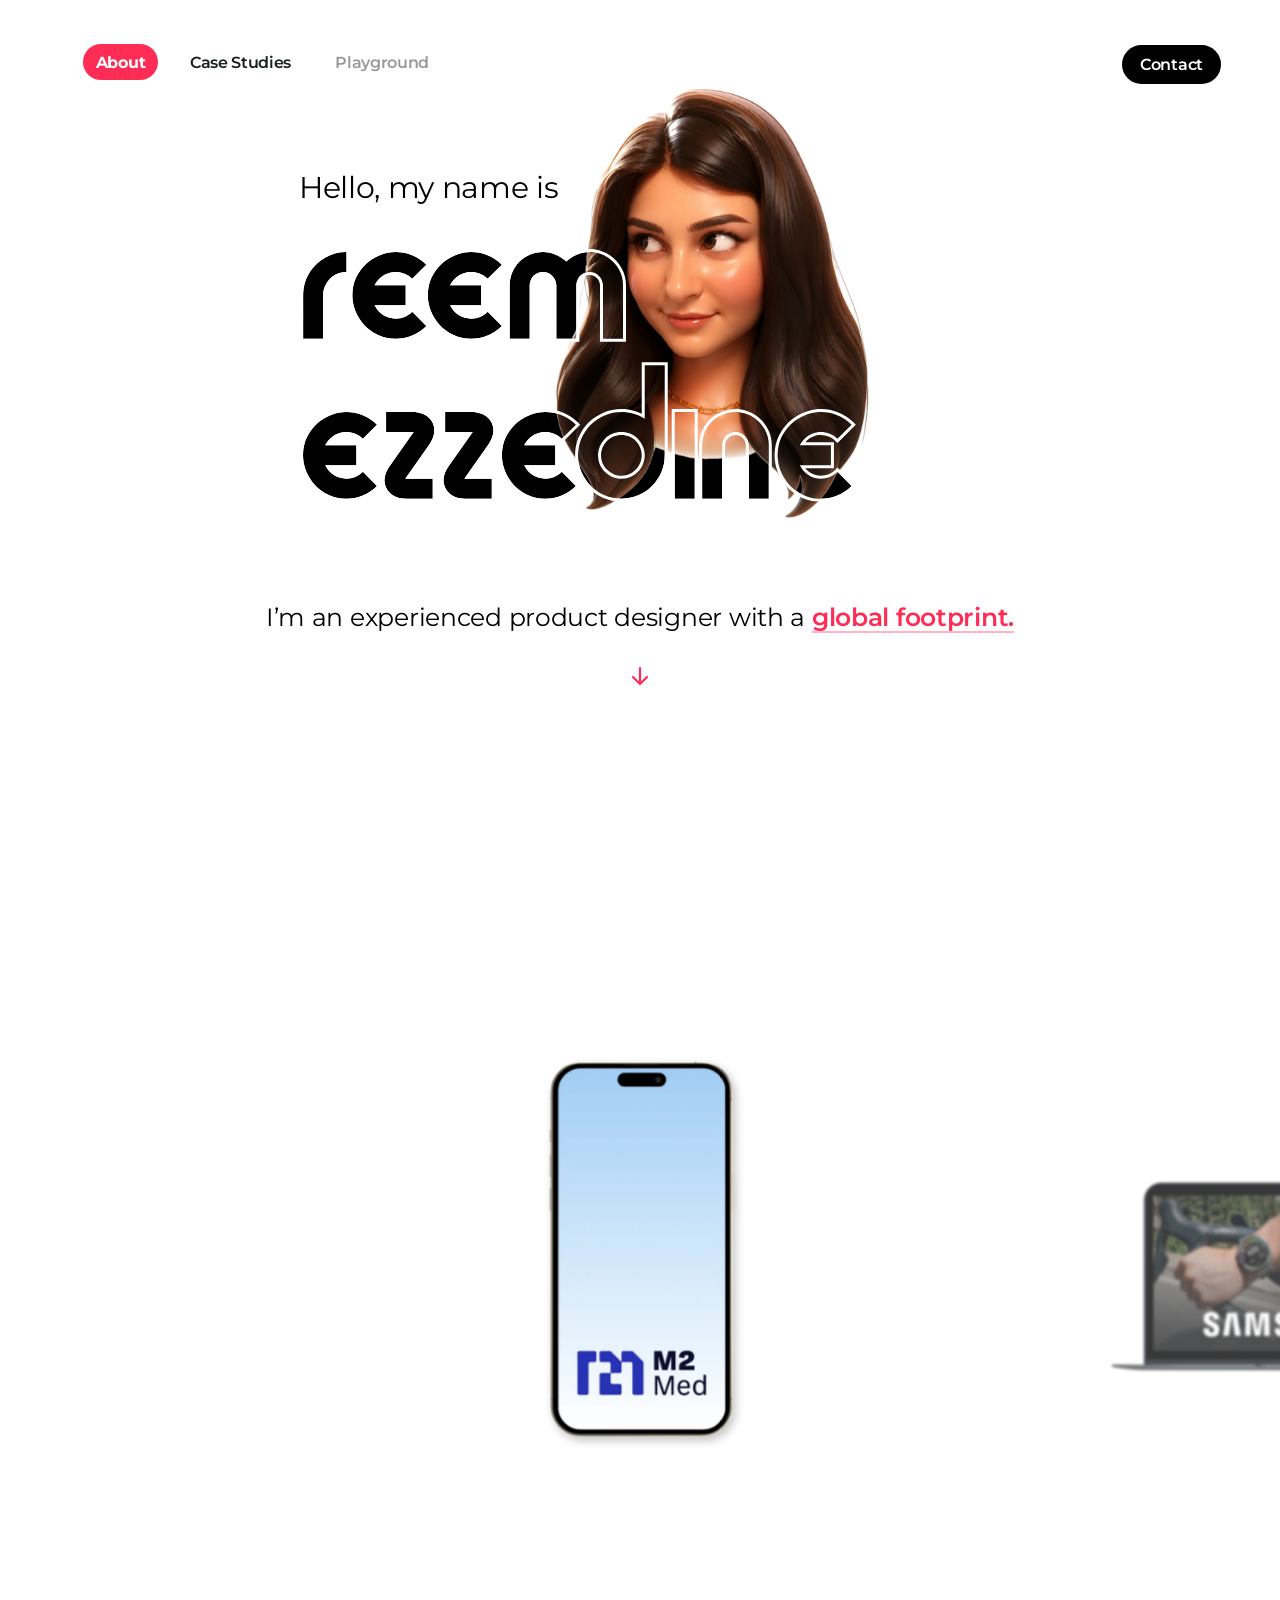
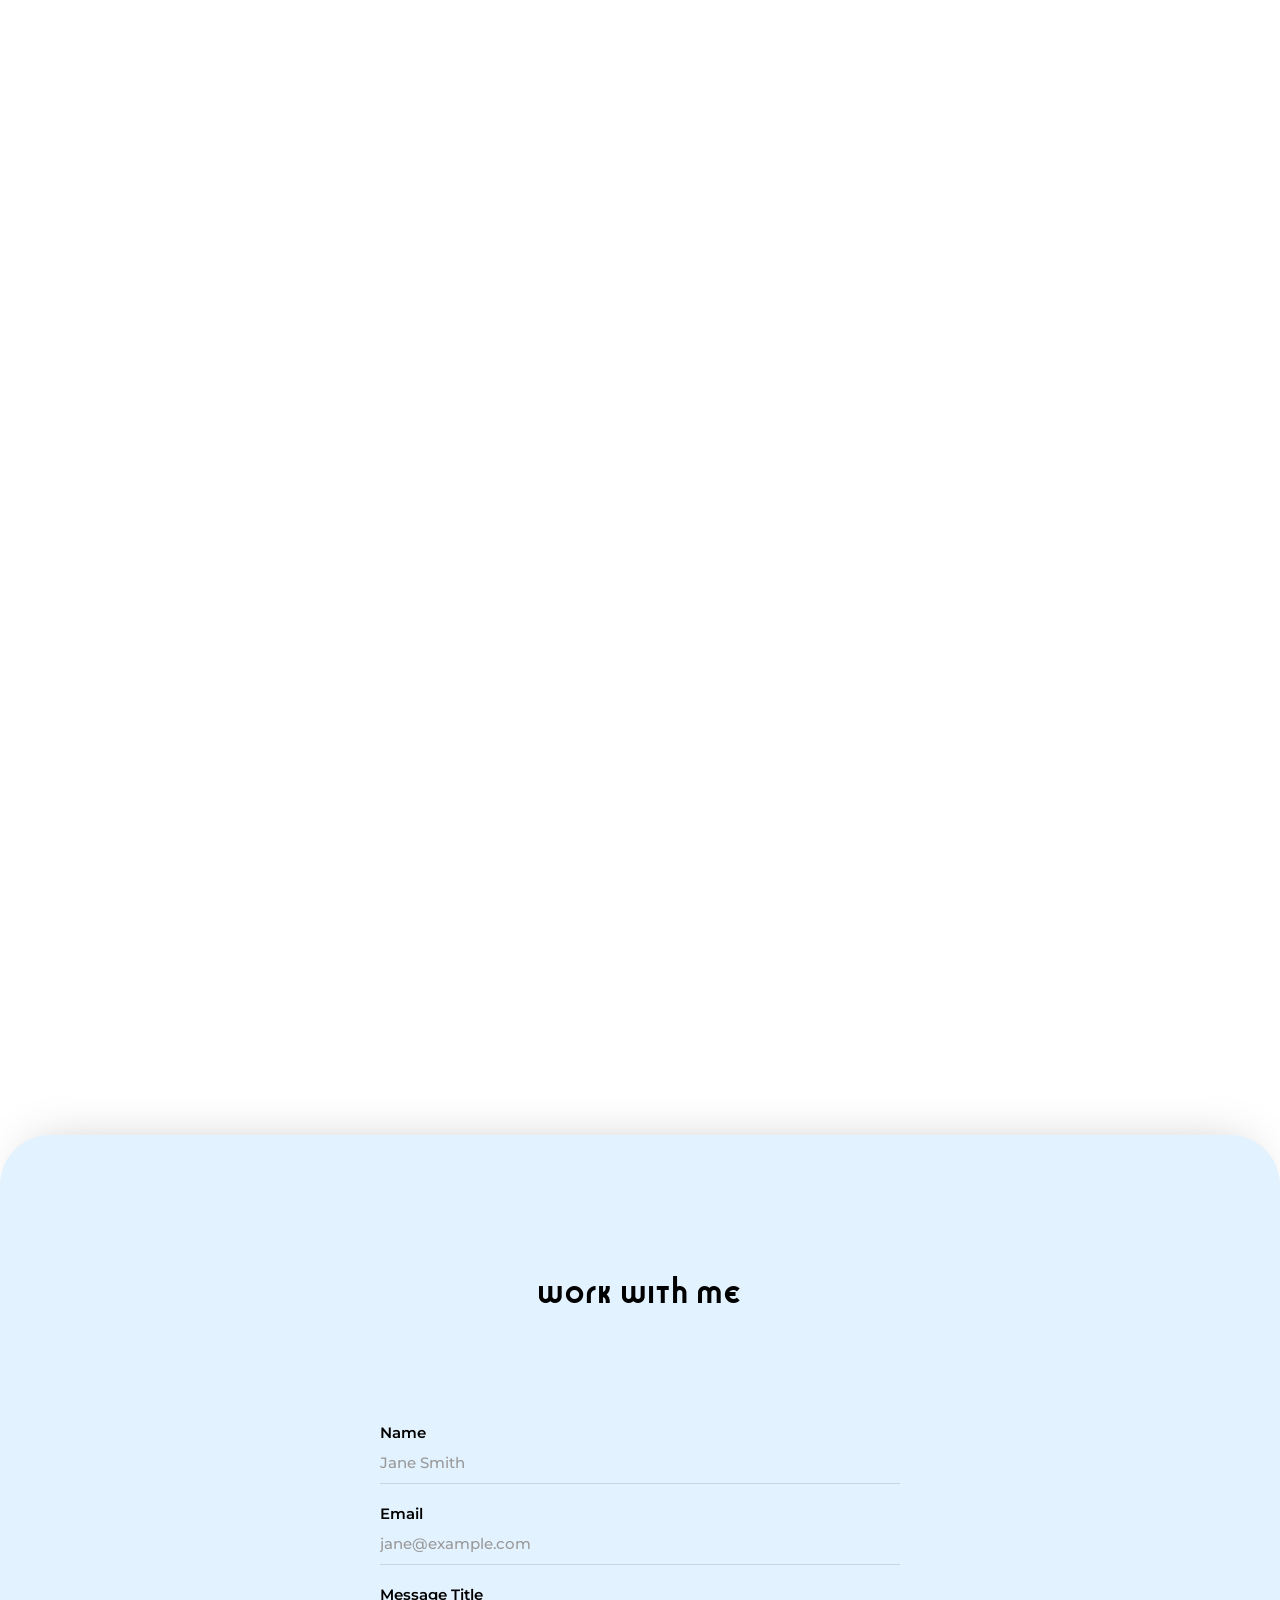
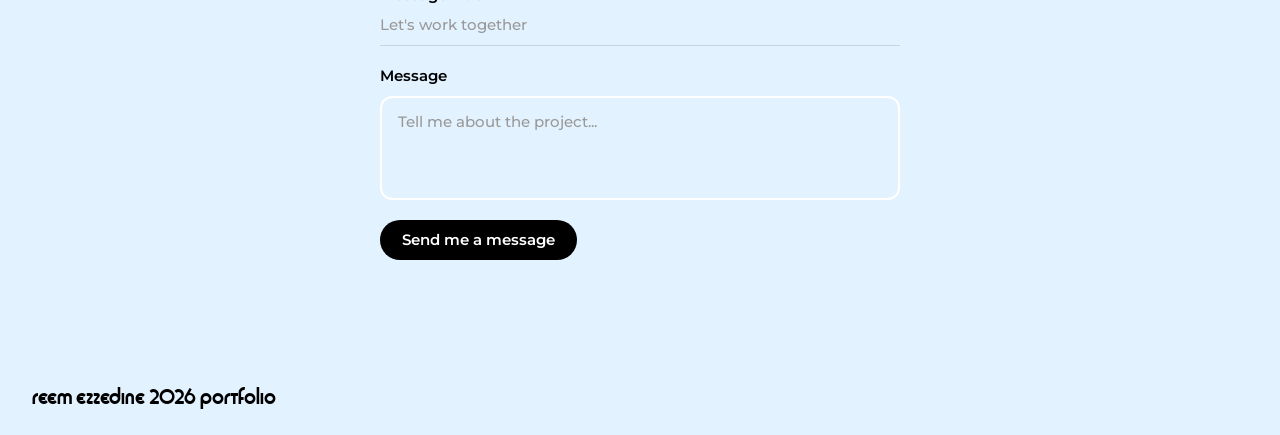
<file: index.html>
<!DOCTYPE html>
<html lang="en">
<head>
<meta charset="UTF-8">
<meta name="viewport" content="width=device-width, initial-scale=1.0">
<title>Reem Ezzedine — Product Designer</title>
<meta name="description" content="Product designer with a global footprint. Case studies: founding design for M2Med, a medical events app, and CRM product design at Samsung.">
<link rel="preload" as="image" href="assets/portrait.webp" fetchpriority="high">
<link rel="icon" type="image/png" href="assets/favicon.png">
<link rel="apple-touch-icon" href="assets/apple-touch-icon.png">
<!-- link previews: WhatsApp, LinkedIn, iMessage, Slack, X -->
<meta property="og:type" content="website">
<meta property="og:site_name" content="Reem Ezzedine">
<meta property="og:title" content="Reem Ezzedine — Product Designer">
<meta property="og:description" content="Product designer with a global footprint. Case studies: founding design for M2Med, a medical events app, and CRM product design at Samsung.">
<meta property="og:url" content="https://reemezzedine.com/">
<meta property="og:image" content="https://reemezzedine.com/assets/og.jpg">
<meta property="og:image:width" content="1200">
<meta property="og:image:height" content="630">
<meta name="twitter:card" content="summary_large_image">
<meta name="twitter:title" content="Reem Ezzedine — Product Designer">
<meta name="twitter:description" content="Product designer with a global footprint. Case studies: founding design for M2Med, a medical events app, and CRM product design at Samsung.">
<meta name="twitter:image" content="https://reemezzedine.com/assets/og.jpg">
<link rel="preconnect" href="https://fonts.googleapis.com">
<link rel="preconnect" href="https://fonts.gstatic.com" crossorigin>
<link href="https://fonts.googleapis.com/css2?family=Montserrat:wght@400;500;600;700&display=swap" rel="stylesheet">
<style>
  @font-face {
    font-family: "Sans Sara";
    src: url("assets/fonts/SansSara.ttf") format("truetype");
    font-weight: 400; font-style: normal; font-display: swap;
  }

  *, *::before, *::after { box-sizing: border-box; margin: 0; padding: 0; }

  :root {
    --ink:   #000000;
    --nav-ink: #1a1f1f;
    --pink:  #ff2d55;      /* board 976:356 - the deeper red-pink */
    --pink-active: #ff70ae;   /* the nav's in-view state, a shade deeper */
    --pill:  #f6f6f6;
    --paper: #ffffff;

    --display: "Sans Sara", "Bradley Hand", cursive;
    --body: "Montserrat", -apple-system, BlinkMacSystemFont, sans-serif;

    /* settle for the stamps: a touch past the target, then back */
    --spring: cubic-bezier(.34, 1.42, .64, 1);
    --ease:   cubic-bezier(.22, 1, .36, 1);
  }

  /* Lenis owns scrolling - native smooth behaviour must stay off or the two fight */
  html.lenis, html.lenis body { height: auto; }
  .lenis:not(.lenis-autoToggle).lenis-smooth { scroll-behavior: auto !important; }

  html { -webkit-font-smoothing: antialiased; }
  body {
    background: var(--paper); color: var(--ink);
    font-family: var(--body);
    min-height: 100vh;
  }
  img { display: block; max-width: 100%; }
  a { color: inherit; text-decoration: none; }

  /* ── nav ─────────────────────────────────────────────────────────────
     Board 976:356. No pill behind the nav any more: bare links on white,
     and the ACTIVE link is what gets a pill - #ff2d55, radius 24, white
     Bold text. Positions are the board's: links frame at 83,44; Contact
     99x39 at 1122,45. The About slot is where the portrait docks. */
  .nav {
    position: fixed; top: 0; left: 50%; transform: translateX(-50%);
    z-index: 200; width: 1280px; max-width: 100vw; height: 124px;
    pointer-events: none;
  }
  .nav > * { pointer-events: auto; }
  .nav-burger { display: none; }   /* phones only, see the phone block */
  .nav-links {
    position: absolute; left: 83px; top: 44px; height: 36px;
    display: flex; align-items: center;
  }
  .nav-links a {
    font-family: var(--body); font-size: 16px; font-weight: 600;
    letter-spacing: -0.32px; color: var(--nav-ink); text-decoration: none;
    height: 36px; display: inline-flex; align-items: center;
    padding: 0 12px; border-radius: 24px;
    transition: background .35s var(--ease), color .35s var(--ease), opacity .3s var(--ease);
  }
  .nav-links a:hover { opacity: .62; }
  .nav-links a.active {
    background: var(--pink); color: #fff; font-weight: 700; opacity: 1;
  }
  /* board spacing: About pill ends at 158, Case Studies text starts at 190,
     Gaps absorb the 12px pill padding. */
  .nav-about { min-width: 75px; justify-content: center; }
  .nav-links a + a { margin-left: 20px; }

  /* Playground is not open yet: a light pink oval saying so rides the cursor
     for as long as it is over the word */
  .soon {
    position: fixed; left: 0; top: 0; z-index: 300; pointer-events: none;
    display: inline-block; white-space: nowrap;
    color: var(--pink);
    font-family: var(--body); font-size: 13px; font-weight: 600; letter-spacing: -0.2px;
    opacity: 0; transform: translate(-50%, -50%) scale(.9);
    transition: opacity .18s var(--ease), transform .25s var(--spring);
  }
  .soon.show { opacity: 1; transform: translate(-50%, -50%) scale(1); }
  /* Playground is greyed a touch, since it is not open yet */
  #navPlay { opacity: .45; }
  #navPlay:hover { opacity: .45; }

  /* when the portrait has docked it IS the About link, so the pill text goes */
  body.docked .nav-about { color: transparent; background: transparent; }

  .nav-cta {
    position: absolute; left: 1122px; top: 45px;
    width: 99px; height: 39px; border-radius: 100px;
    display: grid; place-items: center;
    background: #000; color: #fff; text-decoration: none;
    font-family: var(--body);
    font-size: 16px; font-weight: 600; letter-spacing: -0.32px;
    transition: transform .45s var(--spring);
  }
  .nav-cta:hover { transform: scale(1.06); }

  /* ── hero ────────────────────────────────────────────────────────────
     Board 976:356, a 1280x776 frame. Elements overlap - the name runs under
     her hair - so this is an absolute canvas at the board's own coordinates,
     scaled to fit narrower viewports, rather than a flowed layout. */
  .hero { min-height: max(776px, calc(100vh - 80px)); display: grid; place-items: start center; overflow: hidden; }   /* 80 shorter than the screen: less air before the deck */
  .hero-inner {
    position: relative; width: 1280px; height: 776px; flex: none;
    transform-origin: top center;
  }
  .hero-inner > * { position: absolute; }

  .hello {
    left: 299px; top: 169px; width: 682px;
    font-size: 30px; line-height: 37px; font-weight: 400; letter-spacing: -.32px;
  }
  /* The name is rendered TWICE, at the same spot.
       .name-fill   - solid black, BELOW the portrait
       .name-stroke - a 3px white stroke with no fill, ABOVE the portrait
     Wherever she does not cover the text, the white stroke is invisible on the
     white page and the black fill reads through. Wherever she does, the black
     is hidden behind her and the white stroke draws the letters on top of her.
     So the full name stays legible whatever she overlaps - including while she
     is travelling up into the nav. */
  /* The name is Reem's own two SVG exports from the board, one per layer:
       fill.svg   - the black text, 549x247, BELOW her
       stroke.svg - a 3px white OUTSIDE stroke with no fill, 556x253, ABOVE her
     Same glyphs, so they register exactly. The stroke is outside-aligned in
     the geometry itself, which is why there is no white rim inside the black
     letters and no mask is needed: off her body the white is invisible on the
     white page, and wherever she is the outline draws over her. She travels
     between the two, so the outline follows her across whatever letters she
     crosses, all the way to the nav.

     Glyph origin: the text box sits at 299,236 and its glyphs start 4.27,16.33
     in (measured off the earlier outlined vector group), so 303.27,252.33.
     The stroke export is 3.5 wider and 3 taller on each side. */
  .name { position: absolute; margin: 0; pointer-events: none; }
  .name img { display: block; width: 100%; height: auto; }
  .name-fill { left: 303.27px; top: 252.33px; width: 549px; z-index: 1; }

  /* the topmost layer of the sandwich: above the travelling portrait (210) */
  .name-stroke {
    position: absolute; left: 0; top: 0; width: 556px; margin: 0;
    z-index: 220; pointer-events: none;
    transform-origin: 0 0;
  }
  .name-stroke img { display: block; width: 100%; height: auto; }

  /* her slot in the hero. The morphing portrait is a separate fixed element
     that starts exactly here. */
  .portrait { left: 609px; top: 94px; width: 365px; height: 492px; z-index: 2; }   /* board: 609,94 */

  .tagline {
    left: 179px; top: 601px; width: 922px;
    font-size: 25px; line-height: 32px; font-weight: 400; letter-spacing: -.28px;   /* was 30/37 */
    text-align: center; z-index: 3;
  }
  /* a small pink arrow under the tagline: there is more below */
  .scroll-cue {
    left: 628px; top: 664px; width: 24px; height: 24px; z-index: 3;
    color: var(--pink); display: block;
  }
  .scroll-cue svg { width: 100%; height: 100%; stroke: currentColor; fill: none; stroke-width: 2.2; stroke-linecap: round; stroke-linejoin: round;
                    animation: cueDown 1.8s cubic-bezier(.45,0,.55,1) infinite; }
  @keyframes cueDown { 0%, 100% { transform: translateY(0); } 50% { transform: translateY(6px); } }

  .footprint {
    color: var(--pink); font-weight: 600; cursor: pointer;
    position: relative; display: inline-block;
    /* a soft underline, the cue that there is something to hover */
    text-decoration: underline; text-decoration-thickness: 2px; text-underline-offset: 5px;
    text-decoration-color: rgba(255, 45, 85, .35);
    transition: text-decoration-color .3s var(--ease);
  }
  .footprint:hover, body.cards .footprint { text-decoration-color: var(--pink); }

  /* the row wrapper exists for the phone column; on the canvas it is inert */
  .postcards-row { position: static; display: contents; }

  /* ── postcards: only while the pointer is on "global footprint" ── */
  .postcard {
    position: absolute; opacity: 0; pointer-events: none;
    --in: 26;                                   /* entry drop, px */
    transform: translateY(calc(var(--in) * 1px)) scale(.9);
    transition: opacity .38s var(--ease), transform .55s var(--spring);
    z-index: 4;
  }
  .postcard img { width: 100%; height: auto; display: block; }
  /* board bboxes for the four groups */
  .pc-usa     { left: 1089px; top: 308px; width: 199px; }
  .pc-zambia  { left: 1015px; top: 433px; width: 171px; }
  .pc-lebanon { left: 1115px; top: 530px; width: 153px; }
  .pc-denmark { left: 1019px; top: 651px; width: 152px; }

  body.cards .postcard { opacity: 1; --in: 0; transform: translateY(0) scale(1); }
  /* deal out one after another; pack back in the same order reversed */
  body.cards .pc-usa     { transition-delay:   0ms; }
  body.cards .pc-zambia  { transition-delay: 110ms; }
  body.cards .pc-lebanon { transition-delay: 220ms; }
  body.cards .pc-denmark { transition-delay: 330ms; }
  body:not(.cards) .pc-denmark { transition-delay:   0ms; }
  body:not(.cards) .pc-lebanon { transition-delay:  70ms; }
  body:not(.cards) .pc-zambia  { transition-delay: 140ms; }
  body:not(.cards) .pc-usa     { transition-delay: 210ms; }

  @media (max-width: 1320px) {
    .hero-inner { transform: scale(calc(100vw / 1320)); }
    .hero { min-height: calc(776px * 100vw / 1320 + 40px); }
  }

  /* ── the travelling portrait ── */
  .portrait-morph {
    position: fixed; top: 0; left: 0; width: 365px; height: 492px;
    transform-origin: 0 0; z-index: 210; display: block;
    will-change: transform;
  }
  .portrait-morph > img {
    width: 100%; height: 100%; object-fit: contain; display: block;
    position: relative; z-index: 1;
    transform-origin: 50% 60%;
    transition: transform .55s var(--spring);
  }
  /* hover: a small swell and a slight tilt, on the inner image so it never
     collides with the wrapper's travel transform or the landing jiggle */
  .portrait-morph:hover > img { transform: scale(1.045) rotate(2.2deg); }
  .portrait-morph.jiggle > img { animation: navJiggle 780ms cubic-bezier(.28,.7,.3,1); }
  .portrait-morph.jiggle:hover > img { animation: none; }

  /* ── stacked pages after the deck ─────────────────────────────────── */
  .page {
    position: relative; z-index: 20;
    margin-top: -100vh;               /* start while the deck is still pinned */
    min-height: 100vh;
    background: #fff;
    border-radius: 50px 50px 0 0;
    box-shadow: 0 -18px 50px -30px rgba(0, 0, 0, .25);
  }

  /* ── Work with me, board 1004:231 (1280x803) ──────────────────────
     Section label 108 tall with the title centred; a 640 form at y118
     with 32 between fields; the footer line 32 in from the bottom-left. */
  .page-work {
    background: #e3f2ff; color: #000;
    display: flex; flex-direction: column;
  }
  /* the title sits under the nav's row, not on it (nav is 124 tall) */
  .work-label {
    padding: 128px 0 8px; display: flex; align-items: center; justify-content: center;
  }
  .work-label h2 {
    font-family: var(--display); font-weight: 400; font-size: 40px; line-height: 60px;
    letter-spacing: 2px; text-transform: uppercase; white-space: nowrap;
  }
  /* tighter than the board's 640/32: 520 wide, 20 between fields, centred in the page */
  .work-form {
    width: 520px; max-width: calc(100% - 48px); margin: auto;
    display: flex; flex-direction: column; gap: 20px;
  }
  .field { display: flex; flex-direction: column; gap: 10px; }
  .field label { font-family: var(--body); font-size: 15px; font-weight: 600; line-height: 20px; color: #000; }
  .field input, .field textarea {
    font-family: var(--body); font-size: 15px; font-weight: 500; line-height: 20px; color: #000;
    background: transparent; border: 0; outline: 0; border-radius: 0; width: 100%;
    -webkit-appearance: none; appearance: none;
  }
  .field input::placeholder, .field textarea::placeholder { color: #999; opacity: 1; }
  /* the 1px underline is black at 12%, 16 under the placeholder */
  .field input { padding: 0 0 10px; border-bottom: 1px solid rgba(0, 0, 0, .12); transition: border-color .3s var(--ease); }
  .field input:focus { border-bottom-color: rgba(0, 0, 0, .6); }
  .field textarea {
    height: 104px; padding: 14px 16px; resize: none;
    border: 2px solid #fff; border-radius: 12px; transition: border-color .3s var(--ease);
  }
  .field textarea:focus { border-color: #000; }
  .work-submit {
    align-self: flex-start;
    height: 40px; padding: 10px 22px; border: 0; border-radius: 100px; cursor: pointer;
    background: #000; color: #fff; font-family: var(--body); font-size: 15px; font-weight: 600; line-height: 20px;
    transition: transform .45s var(--spring), background .3s var(--ease);
  }
  .work-submit:hover { transform: scale(1.04); }
  .work-submit:disabled { cursor: default; transform: none; }
  .work-form.sent .work-submit { background: var(--pink); }
  .work-note { font-family: var(--body); font-size: 13px; line-height: 18px; color: #c0262f; display: none; }
  .work-form.error .work-note { display: block; }
  .work-foot {
    margin-top: 0; padding: 32px 32px 24px;   /* board: text bottom sits 24 above the edge */
    font-family: var(--display); font-weight: 400; font-size: 25px; line-height: normal; color: #000;
  }
  /* the section is at least the board's 803, and never shorter than the screen */
  .page-work { min-height: max(100vh, 803px); }

  /* Contact wears the pink pill once Work with me is reached */
  .nav-cta { transition: transform .45s var(--spring), background .35s var(--ease); }
  .nav-cta.active { background: var(--pink); }

  /* ── case studies: a pinned horizontal deck ────────────────────────
     The wrapper is tall; the stage inside it sticks to the viewport, so
     scrolling DOWN advances a continuous card index and each card slides
     sideways. Off-centre cards shrink and fade, which is the depth cue that
     makes the next one read as waiting its turn. After the last card the
     wrapper ends and the page returns to normal vertical scroll. */
  .rail-wrap { position: relative; }
  /* The rail is pinned to the stage's centre and scaled from there. It used
     to be a grid item, and on a short laptop screen (a 1366x768 Windows
     machine gives ~630px of viewport) the grid row grew to the rail's full
     828px, so the rail sat at the top and the Dive in button fell off the
     bottom. Absolute centring never overflows one way. */
  .rail-stage {
    position: sticky; top: 0; height: 100vh;
    overflow: hidden;
  }
  .rail { position: absolute; left: 50%; top: 50%; width: 1280px; height: 828px; transform-origin: 50% 50%; transform: translate(-50%, -50%); }

  .card {
    position: absolute; inset: 0;
    --away: 0;                       /* 0 centred, 1 fully off to the side */
    will-change: transform;
    /* Anchored to the shared device centre, not the card's. Scaling about the
       card centre pulled each device toward it by a different amount, so the
       phone and the laptop drifted 19px apart vertically. Anchoring here
       pins both devices to y=398 whatever the scale, which is what puts them
       on one line. */
    transform-origin: 644.5px 398px;   /* the phone's centre */
  }
  #cardSamsung, #cardRevati { transform-origin: 640px 420px; }   /* the laptop's centre */
  /* copy and button sit at the same spot on both cards, centred on the card's own axis (640) */
  .card > *, .card-extras > * { position: absolute; }
  .card-extras { position: absolute; inset: 0; }

  /* Off centre, a card sheds everything but its device. The snippets, tags,
     copy and button go first; the phone or laptop stays, smaller and softly
     blurred, so the cases read as devices travelling along one line. */
  .card-extras {
    opacity: calc(1 - var(--away) * 2.1);
    transition: opacity .25s linear;
    pointer-events: none;
  }
  .card.at-centre .card-extras { pointer-events: auto; }
  /* The waiting card stays legible - on the board the laptop is near full
     strength, just smaller and set to the right. Only its extras go. */
  .device {
    filter: blur(calc(var(--away) * 2.2px));
    opacity: calc(1 - var(--away) * 0.22);
  }

  .tags { left: 563px; top: 160px; display: flex; gap: 10px; }
  .tag {
    display: inline-flex; align-items: center; justify-content: center;
    min-width: 71px; padding: 0 11px; height: 21px; border-radius: 100px; background: #000;
    color: #fff; font-family: var(--body);
    font-size: 11px; font-weight: 600; letter-spacing: -.2px;
  }

  .phone  { left: 443.5px; top: 197px; width: 402px; height: 402px; }
  /* 2478x1384 asset, aspect 1.790. Centred on the same axis as the phone
     (644.5, 398) so both cards sit on one optical line, and sized to the
     width of the copy beneath it. The earlier export was a 1.164 crop that
     cut the laptop in half. */
  /* Board 763:1597 exactly: laptop 534x298 at 373,271, so its centre is
     (640, 420) - a different line from the phone's (644.5, 398), which is why
     each card anchors its own origin below. */
  .laptop { left: 373px; top: 271px; width: 534px; height: 298px; object-fit: contain; }
  /* the deck's direction cues: beside each device, pointing the way the cards travel */
  .deck-cue { width: 26px; height: 26px; color: var(--pink); background: none; border: 0; padding: 0; cursor: pointer; transition: transform .35s var(--spring); }
  .deck-cue:hover { transform: scale(1.18); }
  .deck-cue svg { width: 100%; height: 100%; stroke: currentColor; fill: none; stroke-width: 2.2; stroke-linecap: round; stroke-linejoin: round; display: block; }
  /* M2Med: under the waiting Samsung laptop at the right edge, pointing on to it */
  .cue-right { left: 1227px; top: 636px; }
  .cue-right svg { animation: cueRight 1.8s cubic-bezier(.45,0,.55,1) infinite; }
  /* Samsung: under the waiting M2Med phone at the left edge, pointing back to it */
  .cue-left  { left: 31px; top: 636px; }
  .cue-left svg  { animation: cueLeft 1.8s cubic-bezier(.45,0,.55,1) infinite; }
  @keyframes cueLeft  { 0%, 100% { transform: translateX(0); } 50% { transform: translateX(-6px); } }
  @keyframes cueRight { 0%, 100% { transform: translateX(0); } 50% { transform: translateX(6px); } }
  @media (prefers-reduced-motion: reduce) { .scroll-cue svg, .deck-cue svg { animation: none; } }

  .pill-spotify { left: 356px; top: 308px; width: 173px; height: 66px; }
  .pill-strava  { left: 744px; top: 250px; width: 163px; height: 65px; }
  /* a live loader: a pink quarter-arc on a pale ring, turning */
  .soon-dot {
    left: 1123px; top: 354px; width: 66px; height: 66px;
    border-radius: 50%;
    background: conic-gradient(var(--pink) 0 27%, #ffd9e2 27% 100%);
    -webkit-mask: radial-gradient(farthest-side, transparent calc(100% - 8px), #000 calc(100% - 7px));
            mask: radial-gradient(farthest-side, transparent calc(100% - 8px), #000 calc(100% - 7px));
    animation: soonSpin 1.1s linear infinite;
  }
  @keyframes soonSpin { to { transform: rotate(360deg); } }
  @media (prefers-reduced-motion: reduce) { .soon-dot { animation: none; } }
  .soon-label {
    left: 1102px; top: 452px; width: 109px;
    font-family: var(--body); font-size: 12px; line-height: 16px;
    font-weight: 400; color: #000; text-align: center;
  }

  /* object-fit guarantees no snippet can ever be stretched by its box again,
     whatever the box ends up being. */
  .snip { transform-origin: 50% 50%; object-fit: contain; }
  .snip-session { left: 435px; top: 278px; width: 144px; height: 142px; }
  .snip-event   { left: 737px; top: 240px; width: 157px; height: 139px; }
  /* 177x35 stretched this 40% wide: the artwork's real aspect is 3.606, so at
     177 across it is 49 tall. Height corrected and re-centred on the board's
     own centre line (448.5) rather than its top edge. */
  .snip-nav     { left: 673px; top: 423px; width: 177px; height: 51px;  }

  .case-desc {
    left: 340px; top: 609px; width: 600px;
    text-align: center; font-size: 14px; line-height: 20px;
    font-weight: 400; letter-spacing: 0; color: #000;
  }
  .case-desc b { font-weight: 700; }

  .dive {
    left: 538px; top: 668px;
    display: inline-flex; align-items: center; justify-content: center;
    width: 203px; height: 55px; border-radius: 100px; background: #000;
    color: #fff; font-family: var(--body);
    font-size: 16px; font-weight: 600; letter-spacing: -.32px;
    transition: transform .45s var(--spring);
  }
  .dive:hover { transform: scale(1.04); }

  /* stage 1 — the card's own furniture, once it reaches centre. Devices are
     deliberately NOT in here: a waiting card still has to show its phone or
     laptop, which is what makes it read as the next case study peeking in. */
  .card .stage1 { opacity: 0; transform: translateY(22px); }
  .card.in1 .stage1 {
    opacity: 1; transform: none;
    transition: opacity .7s var(--ease), transform .7s var(--ease);
  }
  .card.in1 .phone     { transition-delay: 60ms; }
  .card.in1 .laptop    { transition-delay: 60ms; }
  .card.in1 .case-desc { transition-delay: 180ms; }
  .card.in1 .dive      { transition-delay: 260ms; }

  /* stage 2 — the snippets bubble in, then hold still */
  .snip { opacity: 0; transform: scale(.82); pointer-events: none; }
  .card.in2 .snip {
    opacity: 1; transform: scale(1); pointer-events: auto;
    transition: opacity .42s var(--ease),
                transform .62s cubic-bezier(.34, 1.56, .64, 1);
  }
  .card.in2 .snip-session { transition-delay:   0ms; }
  .card.in2 .snip-event   { transition-delay: 200ms; }
  .card.in2 .snip-nav     { transition-delay: 400ms; }
  .card.in2 .snip:hover {
    transform: scale(1.055);
    transition: transform .42s cubic-bezier(.34, 1.5, .64, 1);
  }

  @media (prefers-reduced-motion: reduce) {
    .portrait-morph { transition: none; }
    .portrait-morph.jiggle > img { animation: none; }
    .case-canvas .stage1, .snip { opacity: 1 !important; transform: none !important; }
  }

  /* ── responsive ────────────────────────────────────────────────── */
  @media (prefers-reduced-motion: reduce) {
    .copy, .stamp { transition: none; }
  }

  /* ── phones: this is a big-screen portfolio, say so instead of breaking ── */

  /* ── loading screen: a pink bar that stretches and snaps, "loading" riding along (Uiverse, alexruix) ── */
  .loading {
    position: fixed; inset: 0; z-index: 10000; background: #fff;
    display: flex; align-items: center; justify-content: center;
    transition: opacity .45s ease, visibility 0s linear .45s;
  }
  html.ready .loading { opacity: 0; visibility: hidden; pointer-events: none; }
  .loader { width: 80px; height: 50px; position: relative; }
  .loader-text {
    position: absolute; top: 0; padding: 0; margin: 0;
    color: #ff8fae; font-family: "Montserrat", -apple-system, BlinkMacSystemFont, sans-serif;
    font-size: .8rem; font-weight: 500; letter-spacing: 1px;
    animation: text_713 3.5s ease both infinite;
  }
  .load {
    background-color: #ff2d55; border-radius: 50px; display: block;
    height: 16px; width: 16px; bottom: 0; position: absolute;
    transform: translateX(64px);
    animation: loading_713 3.5s ease both infinite;
  }
  .load::before {
    position: absolute; content: ""; width: 100%; height: 100%;
    background-color: #ffb3c7; border-radius: inherit;
    animation: loading2_713 3.5s ease both infinite;
  }
  @keyframes text_713 {
    0%   { letter-spacing: 1px; transform: translateX(0px); }
    40%  { letter-spacing: 2px; transform: translateX(26px); }
    80%  { letter-spacing: 1px; transform: translateX(32px); }
    90%  { letter-spacing: 2px; transform: translateX(0px); }
    100% { letter-spacing: 1px; transform: translateX(0px); }
  }
  @keyframes loading_713 {
    0%   { width: 16px; transform: translateX(0px); }
    40%  { width: 100%; transform: translateX(0px); }
    80%  { width: 16px; transform: translateX(64px); }
    90%  { width: 100%; transform: translateX(0px); }
    100% { width: 16px; transform: translateX(0px); }
  }
  @keyframes loading2_713 {
    0%   { transform: translateX(0px); width: 16px; }
    40%  { transform: translateX(0%); width: 80%; }
    80%  { width: 100%; transform: translateX(0px); }
    90%  { width: 80%; transform: translateX(15px); }
    100% { transform: translateX(0px); width: 16px; }
  }

  /* ══════════════════════════════════════════════════════════════════════
     PHONES: the desktop build above is a 1280 canvas with a pinned
     horizontal deck, neither of which suits a small touch screen. Below
     767px every absolute position is released and the page becomes one
     ordinary column. Nothing above this block is modified, so the desktop
     layout is untouched; the scripts that drive the canvas bow out through
     the PHONE guards in the JS.
     ══════════════════════════════════════════════════════════════════════ */
  @media (max-width: 767px) {

    /* ── nav: a hamburger and Contact. Three links plus a pill is too much
           for 375px, so the links live in a sheet that opens on tap. ── */
    .nav {
      position: fixed; width: 100%; height: auto; padding: 12px 18px;
      display: flex; align-items: center; justify-content: space-between; gap: 12px;
      background: rgba(255,255,255,.94); backdrop-filter: blur(10px);
    }
    .nav-burger {
      display: flex; flex-direction: column; justify-content: center; gap: 6px;
      width: 38px; height: 34px; margin-left: -8px; background: none; border: 0;
      cursor: pointer; -webkit-tap-highlight-color: transparent;
    }
    .nav-burger span {
      display: block; width: 21px; height: 2px; border-radius: 2px; background: var(--nav-ink);
      transition: transform .32s var(--ease), opacity .2s var(--ease);
    }
    .nav.open .nav-burger span:first-child { transform: translateY(4px) rotate(45deg); }
    .nav.open .nav-burger span:last-child  { transform: translateY(-4px) rotate(-45deg); }

    .nav-links {
      position: absolute; left: 14px; top: calc(100% + 6px); height: auto;
      flex-direction: column; align-items: stretch; gap: 2px;
      padding: 8px; border-radius: 20px; background: #fff;
      box-shadow: 0 18px 44px -18px rgba(0,0,0,.35), 0 0 0 1px rgba(0,0,0,.05);
      opacity: 0; transform: translateY(-8px) scale(.98); pointer-events: none;
      transition: opacity .24s var(--ease), transform .32s var(--spring);
    }
    .nav.open .nav-links { opacity: 1; transform: none; pointer-events: auto; }
    .nav-links a { font-size: 15px; height: 40px; padding: 0 18px; justify-content: flex-start; }
    .nav-links a + a { margin-left: 0; }
    .nav-about { min-width: 0; }
    #navPlay { display: none; }                            /* parked on phones for now */
    .nav-cta { position: static; width: auto; height: 34px; padding: 0 16px; font-size: 14px; }
    body.docked .nav-about { color: var(--nav-ink); }      /* she never docks here */

    /* ── hero: the canvas becomes a column ── */
    .hero { min-height: 0; display: block; padding: 82px 20px 0; overflow: visible; }
    .hero-inner {
      position: static; width: 100%; height: auto; transform: none !important;
      display: flex; flex-direction: column; align-items: flex-start; text-align: left;
    }
    .hero-inner > * { position: static; }
    /* markup order is hello, slot, name, tagline: on a phone the name reads
       first, then her, then the line, then the places, then the cue */
    .hello { order: 1; } .name-fill { order: 2; } .portrait { order: 3; }
    .tagline { order: 4; } .postcards-row { order: 5; } .scroll-cue { order: 6; }
    /* the words run flush left with the name; she and the cue stay centred */
    .portrait, .scroll-cue { align-self: center; }
    .hello { width: auto; font-size: 18px; line-height: 24px; padding-left: 2px; }
    .name-fill { left: auto; top: auto; width: min(100%, 320px); margin: 22px 0 0; }
    /* the morph and its white stroke are desktop-only; the slot carries her instead */
    .portrait-morph, .name-stroke { display: none !important; }
    .portrait {
      left: auto; top: auto;
      width: min(62%, 230px); height: auto; aspect-ratio: 365 / 492; margin: 12px 0 0;
      background: url("assets/portrait.webp") center bottom / contain no-repeat;
      transform-origin: 50% 88%; cursor: pointer; -webkit-tap-highlight-color: transparent;
    }
    .portrait.shake { animation: headShake .62s cubic-bezier(.36,.07,.19,.97); }
    @keyframes headShake {
      0%, 100% { transform: rotate(0deg); }
      18% { transform: rotate(-7deg); }
      38% { transform: rotate(5.5deg); }
      58% { transform: rotate(-3.5deg); }
      78% { transform: rotate(2deg); }
    }
    .tagline { left: auto; top: auto; width: 100%; margin-top: 18px; font-size: 17px; line-height: 25px; text-align: left; }
    .scroll-cue { left: auto; top: auto; margin: 26px 0 0; }

    /* the postcards cannot wait for a hover that never comes: they are simply
       shown, in a row under the tagline */
    .postcards-row {
      display: flex; flex-wrap: wrap; justify-content: center;
      gap: 12px; margin-top: 26px; width: 100%;
    }
    .postcard {
      position: static; left: auto; top: auto; width: auto;
      opacity: 1 !important; transform: none !important; pointer-events: auto; flex: 0 0 auto;
    }
    .postcard img { height: 92px; width: auto; }
    .footprint { text-decoration-color: var(--pink); }

    /* ── the deck: a stack of cards, not a pinned rail ── */
    .rail-wrap { height: auto !important; }
    .rail-stage { position: static; height: auto; overflow: visible; }
    .rail {
      position: static; left: auto; top: auto; width: 100%; height: auto;
      transform: none !important;
      display: flex; flex-direction: column; gap: 76px; padding: 72px 20px 104px;
    }
    .card {
      position: static; inset: auto; transform: none !important;
      display: flex; flex-direction: column; align-items: center; text-align: center;
    }
    .card > *, .card-extras > * { position: static; left: auto; top: auto; }
    /* display: contents lifts the extras into the card's own column, so the
       chips can sit above the device the way they do on the desktop board */
    .card-extras { display: contents; }
    .tags       { order: 1; }
    .device     { order: 2; }
    .case-desc  { order: 3; }
    .dive       { order: 4; }
    .soon-dot   { order: 5; }
    .soon-label { order: 6; }
    .device { width: 100%; height: auto; filter: none !important; opacity: 1 !important; object-fit: contain; }
    .phone { width: min(78%, 300px); }
    .snip, .deck-cue { display: none; }        /* they live in canvas coordinates */
    .tags { margin-top: 0; margin-bottom: 18px; }
    .case-desc { width: auto; margin-top: 14px; font-size: 15px; line-height: 22px; }
    .dive { width: auto; margin-top: 20px; height: 50px; padding: 0 30px; font-size: 16px; }
    .soon-dot { margin: 30px auto 0; }
    .soon-label { width: auto; margin-top: 10px; }

    /* ── the stacking page stops pulling itself over the pinned deck ── */
    .page { margin-top: 0; border-radius: 28px 28px 0 0; min-height: 0; }
    .page-work { min-height: 0; padding-bottom: 8px; }
    .work-label { padding: 56px 0 4px; }
    .work-label h2 { font-size: 28px; line-height: 40px; letter-spacing: 1px; }
    .work-form { width: 100%; padding: 0 20px; gap: 18px; }
    .field textarea { height: 120px; }
    .work-submit { width: 100%; height: 46px; }
    .work-foot { padding: 28px 20px 24px; font-size: 20px; }
  }


  /* ── phones: the home page is where the portfolio's own craft lives - the
        travelling portrait, the pinned deck, the postcards. A soft,
        dismissible note offers that version on a laptop; "Show it anyway"
        lets anyone straight into the phone layout. Home page only. ── */
  .peek { display: none; }
  @media (max-width: 767px) {
    .peek {
      position: fixed; inset: 0; z-index: 9998; display: flex;
      align-items: center; justify-content: center; padding: 24px;
      background: rgba(255,255,255,.76); -webkit-backdrop-filter: blur(16px); backdrop-filter: blur(16px);
      animation: peekIn .5s var(--ease) both;
    }
    .peek[hidden] { display: none; }
    body:has(.peek:not([hidden])) { overflow: hidden; }
    @keyframes peekIn { from { opacity: 0; } to { opacity: 1; } }
    .peek-card {
      width: 100%; max-width: 330px; background: #fff; border-radius: 28px;
      padding: 26px 24px 22px; text-align: center;
      box-shadow: 0 28px 70px -26px rgba(0,0,0,.4), 0 0 0 1px rgba(0,0,0,.05);
      animation: peekCard .62s var(--spring) both .06s;
    }
    @keyframes peekCard { from { opacity: 0; transform: translateY(14px) scale(.97); } to { opacity: 1; transform: none; } }
    .peek-card img { width: 78px; height: 78px; border-radius: 50%; margin: 0 auto 14px; object-fit: cover; object-position: center top; background: #ffd9e6; }
    .peek-card h2 { font-size: 19px; line-height: 26px; font-weight: 700; letter-spacing: -.3px; color: var(--ink); }
    .peek-card p { font-size: 14px; line-height: 22px; color: #48494b; margin-top: 10px; }
    .peek-card p b { color: var(--ink); font-weight: 600; }
    .peek-go {
      width: 100%; height: 46px; margin-top: 18px; border-radius: 999px;
      background: #000; color: #fff; font-family: var(--body); font-size: 15px; font-weight: 600;
      -webkit-tap-highlight-color: transparent;
    }
    .peek-mail { display: inline-block; margin-top: 14px; font-size: 13px; color: #646569; text-decoration: none; }
    .peek-mail b { color: var(--pink); font-weight: 600; }
  }
</style>
</head>
<body>

<!-- Phones: a soft note offering the full version on a laptop, dismissible -->
<div class="peek" id="peek" role="dialog" aria-label="Best on a bigger screen">
  <div class="peek-card">
    <img src="assets/portrait.webp" alt="">
    <h2>Hi, I&rsquo;m Reem.</h2>
    <p>To see the most creative version of this portfolio, with all of its moving parts, open <b>reemezzedine.com</b> on a bigger screen.</p>
    <button class="peek-go" type="button" id="peekGo">Show it anyway</button>
    <a class="peek-mail" href="mailto:reem.ezzedine36@gmail.com">or say <b>hello</b></a>
  </div>
</div>
<script>
  (function () {
    var p = document.getElementById('peek'), go = document.getElementById('peekGo');
    if (!p || !go) return;
    go.addEventListener('click', function () { p.hidden = true; });
  })();
</script>

<!-- Loading screen: lifts once the page's images are in (see the script right after it) -->
<div class="loading" id="loading" aria-hidden="true"><div class="loader"><p class="loader-text">loading</p><span class="load"></span></div></div>
<script>
(function () {
  var root = document.documentElement; root.classList.add('loading');
  var t0 = Date.now(), done = false;
  function ready() {
    if (done) return; done = true;
    var wait = Math.max(0, 400 - (Date.now() - t0));       /* never a flash: on screen for at least 400ms */
    setTimeout(function () {
      root.classList.remove('loading'); root.classList.add('ready');
      window.dispatchEvent(new Event('siteready'));
    }, wait);
  }
  window.addEventListener('load', function () {
    /* downloaded is not painted: wait until the pictures are decoded too */
    var imgs = [].filter.call(document.images, function (i) { return i.loading !== 'lazy' && i.decode; });
    Promise.all(imgs.map(function (i) { return i.decode().catch(function () {}); })).then(ready, ready);
  });
  setTimeout(ready, 6000);                                  /* and never a hang: 6s tops */
})();
</script>



<nav class="nav" id="nav">
  <button class="nav-burger" id="navBurger" type="button" aria-label="Open the menu" aria-expanded="false" aria-controls="navLinks"><span></span><span></span></button>
  <div class="nav-links" id="navLinks">
    <a class="nav-about" href="#about" id="navAbout">About</a>
    <a href="#case-studies" id="navCases">Case Studies</a>
    <a href="#playground" id="navPlay" aria-describedby="soon">Playground</a>
  </div>
  <a class="nav-cta" href="#work-with-me" id="navContact">Contact</a>
</nav>

<span class="soon" id="soon" role="tooltip">coming soon</span>

<!-- The portrait. Fixed, so it can travel from the hero into the nav and
     replace "About". Hover on her: a small swell and a slight tilt. -->
<a class="portrait-morph" id="portraitMorph" href="#about" aria-label="About Reem">
  <img src="assets/portrait.webp" alt="Reem Ezzedine" fetchpriority="high">
</a>

<!-- The white-stroke name. A body-level sibling of the portrait, NOT a child
     of the hero canvas: the portrait you see is the fixed travelling element
     at z210, so anything inside the hero (whatever its z) paints under her.
     Positioned by script to the hero canvas's current place and scale. -->
<div class="name-stroke" id="nameStroke" aria-hidden="true"><img src="assets/name/stroke.svg" alt=""></div>

<header class="hero">
  <div class="hero-inner">
    <p class="hello">Hello, my name is</p>

    <div class="portrait" id="portraitSlot" aria-hidden="true"></div>

    <h1 class="name name-fill"><img src="assets/name/fill.svg" alt="Reem Ezzedine"></h1>

    <p class="tagline">
      I&rsquo;m an experienced product designer with a
      <span class="footprint" id="footprint" tabindex="0"
            aria-label="Places I have lived and worked">global footprint.</span>
    </p>
    <a class="scroll-cue" href="#case-studies" aria-label="Scroll down to the case studies"><svg viewBox="0 0 24 24" aria-hidden="true"><path d="M12 4v16M5 13l7 7 7-7"/></svg></a>

    <div class="postcards-row">
      <figure class="postcard pc-usa"><img data-src="assets/postcards/usa.webp" alt="USA, 1 year"></figure>
      <figure class="postcard pc-zambia"><img data-src="assets/postcards/zambia.webp" alt="Zambia, 16 years"></figure>
      <figure class="postcard pc-lebanon"><img data-src="assets/postcards/lebanon.webp" alt="Lebanon, 6 years"></figure>
      <figure class="postcard pc-denmark"><img data-src="assets/postcards/denmark.webp" alt="Denmark, 3 years"></figure>
    </div>
  </div>
</header>

<section class="rail-wrap" id="railWrap"><a id="case-studies" aria-hidden="true"></a>
  <div class="rail-stage">
    <div class="rail" id="rail">

      <!-- ── card 1 · M2Med ── -->
      <article class="card" data-i="0" id="cardM2med">
        <img class="device phone" src="assets/m2med/phone.webp" alt="M2Med app on an iPhone" loading="lazy" decoding="async">
        <div class="card-extras">
        <div class="tags stage1">
          <span class="tag">2026</span>
          <span class="tag">App Design</span>
        </div>

        <img class="snip snip-session" src="assets/m2med/session-card.webp" alt="Parallel session card with room picker" loading="lazy" decoding="async">
        <img class="snip snip-event"   src="assets/m2med/event-card.webp"   alt="Event card showing CME credits" loading="lazy" decoding="async">
        <img class="snip snip-nav"     src="assets/m2med/bottom-nav.webp"   alt="App bottom navigation" loading="lazy" decoding="async">

        <p class="case-desc stage1">
          <b>M2med</b> is a <b>medical events app</b> for healthcare professionals, finding and
          registering for conferences, tracking CME credits, and managing speaking engagements
        </p>

        <a class="dive stage1" href="m2med-case.html">Dive in</a>
        <button class="deck-cue cue-right stage1" type="button" data-card="1" aria-label="Next: Samsung"><svg viewBox="0 0 24 24" aria-hidden="true"><path d="M4 12h16M13 5l7 7-7 7"/></svg></button>
        </div>
      </article>

      <!-- ── card 2 · Samsung. Shell only: cover photo and features to come. ── -->
      <article class="card" data-i="1" id="cardSamsung">
        <img class="device laptop" src="assets/samsung/laptop-cover.webp" alt="Samsung CRM work on a laptop" loading="lazy" decoding="async">
        <div class="card-extras">
        <div class="tags stage1">
          <span class="tag">2026</span>
          <span class="tag">CRM Design</span>
        </div>

        <img class="snip pill-spotify" src="assets/samsung/pill-spotify.svg" alt="Spotify Premium" loading="lazy" decoding="async">
        <img class="snip pill-strava"  src="assets/samsung/pill-strava.svg"  alt="Strava" loading="lazy" decoding="async">

        <p class="case-desc sam-desc stage1">
          <b>Samsung CRM product design</b> across five markets and three languages,
          covering layouts, localisation, and partner campaigns
        </p>

        <a class="dive stage1" href="samsung-case.html">Dive in</a>
        <button class="deck-cue cue-left stage1" type="button" data-card="0" aria-label="Back: M2Med"><svg viewBox="0 0 24 24" aria-hidden="true"><path d="M20 12H4M11 5l-7 7 7 7"/></svg></button>

        <button class="deck-cue cue-right stage1" type="button" data-card="2" aria-label="Next: Revati"><svg viewBox="0 0 24 24" aria-hidden="true"><path d="M4 12h16M13 5l7 7-7 7"/></svg></button>
        </div>
      </article>

      <!-- ── card 3 · Revati ── -->
      <article class="card" data-i="2" id="cardRevati">
        <img class="device laptop" src="assets/revati/laptop-cover.webp" alt="The Revati site on a laptop" loading="lazy" decoding="async">
        <div class="card-extras">
        <div class="tags stage1">
          <span class="tag">2026</span>
          <span class="tag">Web Design</span>
        </div>

        <p class="case-desc stage1">
          <b>Revati website design</b> for a real estate development company, covering the
          home page, services, project pages and a due diligence portfolio
        </p>

        <a class="dive stage1" href="revati-case.html">Dive in</a>
        <button class="deck-cue cue-left stage1" type="button" data-card="1" aria-label="Back: Samsung"><svg viewBox="0 0 24 24" aria-hidden="true"><path d="M20 12H4M11 5l-7 7 7 7"/></svg></button>

        <div class="soon-dot stage1" aria-hidden="true"></div>
        <p class="soon-label stage1">more coming soon!</p>
        </div>
      </article>

    </div>
  </div>
</section>

<!-- ── after the deck: this rides UP over the pinned last card ──────────
     The deck wrapper is one viewport taller than its travel needs, so its
     stage stays stuck at the top while this section, pulled up by a negative
     margin and sitting above it in z, slides over it. Same stacking pattern
     as the previous portfolio. This is the Work with me section; content is
     a shell until Reem sends its board. -->
<section class="page page-work" id="work-with-me">
  <div class="work-label"><h2>Work with me</h2></div>
  <form class="work-form" id="workForm" action="https://formspree.io/f/xyeyaqod" method="POST">
    <div class="field">
      <label for="wfName">Name</label>
      <input id="wfName" name="name" type="text" placeholder="Jane Smith" autocomplete="name">
    </div>
    <div class="field">
      <label for="wfEmail">Email</label>
      <input id="wfEmail" name="email" type="email" placeholder="jane@example.com" autocomplete="email" required>
    </div>
    <div class="field">
      <label for="wfTitle">Message Title</label>
      <input id="wfTitle" name="title" type="text" placeholder="Let's work together">
    </div>
    <div class="field">
      <label for="wfMsg">Message</label>
      <textarea id="wfMsg" name="message" placeholder="Tell me about the project..." required></textarea>
    </div>
    <button class="work-submit" type="submit">Send me a message</button>
    <p class="work-note">That didn’t go through. Please try again, or email reem.ezzedine36@gmail.com.</p>
  </form>
  <p class="work-foot">Reem Ezzedine 2026 portfolio</p>
</section>

<script src="assets/lenis.min.js"></script>
<script>
  /* Scroll feel carried over from the previous portfolio: Lenis at lerp 0.1,
     driving real window scroll so fixed elements, IntersectionObservers and
     the portrait morph all keep working. This layer is where the friction
     comes from, not from any per-element easing. */
  (function () {
    /* the browser must not restore an old scroll position halfway through
       loading - the hero's fixed layers are measured then, and came out
       hundreds of pixels off. The page opens at the top. */
    if ('scrollRestoration' in history) history.scrollRestoration = 'manual';
    if (matchMedia('(prefers-reduced-motion: reduce)').matches) return;
    if (typeof Lenis === 'undefined') return;
    var lenis = new Lenis({
      lerp: 0.1, smoothWheel: true,
      wheelMultiplier: 1, touchMultiplier: 1, autoToggle: true
    });
    window.__lenis = lenis;
    (function raf(t) { lenis.raf(t); requestAnimationFrame(raf); })(0);
  })();
</script>

<script>
(function () {
  var body    = document.body;
  var trigger = document.getElementById('footprint');
  if (!trigger) return;

  /* ── postcards ────────────────────────────────────────────────────
     The first hover on "global footprint." deals them out one after
     another, and they stay: latched, nothing packs them back in.
     Their images are fetched the moment the loading screen lifts, so
     they never hold the reveal back. */
  function fetchCards() { [].forEach.call(document.querySelectorAll('.postcard img[data-src]'), function (i) { i.src = i.getAttribute('data-src'); i.removeAttribute('data-src'); }); }
  if (document.documentElement.classList.contains('ready')) fetchCards(); else addEventListener('siteready', fetchCards, { once: true });
  function show() { body.classList.add('cards'); }
  trigger.addEventListener('mouseenter', show);
  trigger.addEventListener('focus', show);
})();

  /* ── portrait morph ──────────────────────────────────────────────────
     The hero portrait and the nav head are ONE element. It is fixed, and
     every frame we lerp it from wherever its hero slot currently sits to
     the nav's head position. At t=0 it lands exactly on the slot, at t=1
     exactly in the nav, and it scrubs backwards when you scroll up.
     The nav links slide right over the same t to make room, which is the
     difference between the two nav layouts in the Figma boards.        */
  (function () {
    /* phones get the flowed hero, so the travelling portrait stays out of it */
    if (window.matchMedia('(max-width: 767px)').matches) return;
    var img   = document.getElementById('portraitMorph');
    var slot  = document.getElementById('portraitSlot');
    var nav   = document.querySelector('.nav');
    var links = document.getElementById('navLinks');
    if (!img || !slot || !nav) return;

    var TRAVEL   = 420;    // px of scroll the morph takes
    /* She docks INTO the About slot and becomes the About link. The pill is
       75x36 at 83,44 - centre 120.5,62. At 60px wide she keeps the 365:492
       aspect (81 tall) and spills ~22px above and below the pill, the same
       proportion the old nav head had. */
    var HEAD_W   = 60;
    var about    = document.getElementById('navAbout');
    var stroke   = document.getElementById('nameStroke');

    /* The stroke layer follows the hero canvas: same offset from her slot as
       on the board (299.77-609, 249.33-94), scaled by whatever the canvas is
       scaled to. Document coordinates, so it scrolls with the page. */
    function placeStroke() {
      if (!stroke) return;
      var r = slot.getBoundingClientRect();
      if (!r.width) return;
      var hs = r.width / 365;
      stroke.style.left = (r.left + scrollX + (299.77 - 609) * hs).toFixed(2) + 'px';
      stroke.style.top  = (r.top  + scrollY + (249.33 - 94)  * hs).toFixed(2) + 'px';
      stroke.style.transform = 'scale(' + hs.toFixed(4) + ')';
    }

    var raf = 0;
    function paint() {
      raf = 0;
      var s = slot.getBoundingClientRect();
      var n = about ? about.getBoundingClientRect() : nav.getBoundingClientRect();
      if (!s.width) return;
      var HEAD_H  = HEAD_W * (492 / 365);
      var HEAD_DX = (n.width  - HEAD_W) / 2;       // centred on the About pill
      var HEAD_DY = (n.height - HEAD_H) / 2;

      var e = cur * cur * (3 - 2 * cur);    // smoothstep on the LAGGED value

      var x = s.left + (n.left + HEAD_DX - s.left) * e;
      var y = s.top  + (n.top  + HEAD_DY - s.top)  * e;
      var k = (s.width + (HEAD_W - s.width) * e) / 365;

      img.style.transform =
        'translate3d(' + x.toFixed(2) + 'px,' + y.toFixed(2) + 'px,0) scale(' + k.toFixed(4) + ')';
      document.body.classList.toggle('docked', docked);


    }
    /* Friction, then a snap.
       `cur` chases the scroll-derived target instead of tracking it exactly,
       which is where the weight comes from - she lags the cursor of the scroll
       and catches up. Near the end she stops negotiating with the scroll
       entirely: past SNAP_AT she locks onto the nav and plays a one-shot
       jiggle, so the landing does not depend on the scroll finishing. */
    var RELEASE = 0.86, TAU = 0.20;
    var cur = 0, docked = false, last = 0;

    function frame(now) {
      raf = 0;
      var dt = last ? Math.min((now - last) / 1000, 0.05) : 1 / 60;
      last = now;
      var t = Math.min(1, Math.max(0, scrollY / TRAVEL));

      /* No snap. She chases the target all the way in under her own friction,
         and the jiggle fires the moment she ARRIVES - when the lagged value
         first closes on the nav - rather than being forced there early. */
      cur += (t - cur) * (1 - Math.exp(-dt / TAU));
      var arrived = t >= 0.97 && cur >= 0.965;
      if (arrived && !docked) {
        docked = true;
        img.classList.remove('jiggle');
        void img.offsetWidth;                 // restart the keyframe
        img.classList.add('jiggle');
      } else if (docked && t < RELEASE) {
        docked = false;
        img.classList.remove('jiggle');
      }

      paint();
      if (Math.abs(t - cur) > 0.0006) queue();
    }
    function queue() { if (!raf) raf = requestAnimationFrame(frame); }
    function onScroll() { last = 0; queue(); }

    addEventListener('scroll', onScroll, { passive: true });
    addEventListener('resize', onScroll);

    // paint() reads live rects, so it is always correct WHEN it runs - the
    // risk is it not running. Anything that can move the slot after load
    // (webfont swap, late images, a reflow) has to trigger a repaint, or the
    // portrait sits at a stale position until the next scroll.
    addEventListener('load', function () { placeStroke(); onScroll(); });
    addEventListener('siteready', function () {
      placeStroke(); paint();
      setTimeout(function () { placeStroke(); paint(); }, 150);
      setTimeout(function () { placeStroke(); paint(); }, 600);
    });
    addEventListener('scroll', placeStroke, { passive: true });   /* cheap, and self-heals any stale placement */
    addEventListener('resize', placeStroke);
    if (document.fonts && document.fonts.ready) document.fonts.ready.then(function () { placeStroke(); paint(); });
    placeStroke();
    if (!img.complete) img.addEventListener('load', paint);
    if ('ResizeObserver' in window) new ResizeObserver(paint).observe(slot);

    // test hook: step the loop by hand, since rAF does not run in a hidden tab
    window.__morphStep = function (ms) { last = performance.now() - (ms || 16); frame(performance.now()); };
    window.__morphState = function () { return { cur: cur, docked: docked }; };
    window.__morphDebug = function (t) {
      if (typeof t === 'number') { cur = t; }
      paint();
      var sl = slot.getBoundingClientRect();
      return { scrollY: scrollY, t: Math.min(1, Math.max(0, scrollY / TRAVEL)),
               slot: { x: sl.left, y: sl.top, w: sl.width } };
    };
    paint();
  })();

  /* ── the pinned deck ─────────────────────────────────────────────────
     Scroll position inside the wrapper drives a continuous card index c.
     Card i offsets by (i - c) * PITCH, shrinking and fading with distance,
     so the next card genuinely waits its turn off to the right rather than
     being a separate decoration. When the wrapper ends, the page carries on
     scrolling vertically on its own.

     PITCH/SCALE/FADE are set so that with M2Med centred the next card lands
     where the Figma board puts the laptop: around x900, small and faded. */
  (function () {
    var wrap  = document.getElementById('railWrap');
    var rail  = document.getElementById('rail');
    if (!wrap || !rail) return;
    var cards = [].slice.call(rail.querySelectorAll('.card'));
    var N = cards.length;

    /* Proportions measured off board 762:1576, where the M2Med block is
       517x563 (identical to this canvas) and the waiting laptop is 308x172.
       Centre to centre is 599.5px, and both sit on y 302.5 - the shared line. */
    var PITCH  = 600;    // centre-to-centre, from the board
    var SCALE  = 0.41;   // neighbour lands at 0.59, ie 308/520 like the board
    var TRAVEL = 700;    // px of scroll per card
    var DWELL  = 0;      // px of scroll Samsung holds the stage before the next page rides up
    var LEAD   = 0;      // px of scroll M2Med holds the stage before the deck starts moving

    // N-1 segments: M2Med is already composed the moment the deck pins, so
    // there is no extra scrolling before the cases appear.
    var SEGS = N - 1;

    var k = 1, snapTimer = 0, lenis = window.__lenis || null;
    /* On a phone the deck is a plain stack of cards (see the phone block in
       the stylesheet). The measuring, the transforms and the snap all stand
       down; everything else in this closure carries on. */
    var PHONE = window.matchMedia('(max-width: 767px)');

    function fit() {
      if (PHONE.matches) {
        wrap.style.height = 'auto';
        rail.style.transform = '';
        cards.forEach(function (el) { el.style.transform = ''; el.style.zIndex = ''; el.style.removeProperty('--away'); el.classList.add('in1', 'in2', 'at-centre'); });
        return;
      }
      // a touch larger than before: was capped at 1 against 1320/880
      k = Math.min(1.1, innerWidth / 1200, innerHeight / 800);
      rail.style.transform = 'translate(-50%, -50%) scale(' + k + ')';
      // + a dwell, so Samsung sits centred for a beat before anything moves,
      // + one extra viewport: the stage stays pinned while the next section
      // rides up over it, instead of being pushed off in lockstep with it
      DWELL = Math.round(innerHeight * 0.75);
      LEAD  = Math.round(innerHeight * 0.6);
      wrap.style.height = (innerHeight + LEAD + SEGS * TRAVEL + DWELL + innerHeight) + 'px';
    }

    function progress() {
      var r = wrap.getBoundingClientRect();
      var total = SEGS * TRAVEL;
      if (total <= 0) return 0;
      return Math.min(1, Math.max(0, (-r.top - LEAD) / total));
    }
    function index() { return progress() * SEGS; }

    function paint() {
      if (PHONE.matches) return;
      /* Nothing composes until the deck has actually arrived. Without this the
         first card ran its entry sequence on page load, so by the time you
         scrolled down from the hero the snippets were already sitting there
         and only ever animated when you came BACK from Samsung. */
      var wr = wrap.getBoundingClientRect();
      var arrived = wr.top <= innerHeight * 0.35;

      var c = index();
      cards.forEach(function (el, i) {
        var d = i - c;
        var a = Math.min(1, Math.abs(d));
        el.style.transform =
          'translateX(' + (d * PITCH).toFixed(1) + 'px) scale(' + (1 - SCALE * a).toFixed(3) + ')';
        el.style.setProperty('--away', a.toFixed(3));
        el.style.zIndex = String(100 - Math.round(a * 100));
        el.classList.toggle('at-centre', a < 0.2);

        // a card animates its contents in only once it has taken the stage
        if (a < 0.16 && arrived) {
          if (!el.classList.contains('in1')) {
            el.classList.add('in1');
            clearTimeout(el.__t);
            el.__t = setTimeout(function () { el.classList.add('in2'); }, 620);
          }
        } else if (a > 0.4 || !arrived) {
          clearTimeout(el.__t);
          el.classList.remove('in1', 'in2');   // replays next time it centres
        }
      });
    }

    /* Snap: when scrolling stops inside the deck, ease to the nearest card so
       it always settles centred rather than parked between two. */
    function snap() {
      if (PHONE.matches) return;
      var r = wrap.getBoundingClientRect();
      if (r.top > 0 || r.bottom < innerHeight) return;      // not inside the deck
      var c = index();
      var target = Math.max(0, Math.min(N - 1, Math.round(c)));
      if (Math.abs(c - target) < 0.02) return;
      var y = wrap.offsetTop + LEAD + (target / SEGS) * (SEGS * TRAVEL);
      if (lenis) lenis.scrollTo(y, { duration: 0.55 });
      else scrollTo({ top: y, behavior: 'smooth' });
    }

    // the arrows beside the devices carry you to the other card
    function goToCard(i) {
      var y = wrap.offsetTop + LEAD + (i / SEGS) * (SEGS * TRAVEL);
      if (lenis) lenis.scrollTo(y, { duration: 0.9 }); else scrollTo({ top: y, behavior: 'smooth' });
    }
    [].forEach.call(document.querySelectorAll('[data-card]'), function (b) {
      b.addEventListener('click', function () { goToCard(+b.getAttribute('data-card')); });
    });

    var raf = 0;
    function onScroll() {
      if (!raf) raf = requestAnimationFrame(function () { raf = 0; paint(); });
      clearTimeout(snapTimer);
      snapTimer = setTimeout(snap, 160);
    }

    addEventListener('scroll', onScroll, { passive: true });
    addEventListener('resize', function () { fit(); paint(); });
    if (PHONE.addEventListener) PHONE.addEventListener('change', function () { fit(); paint(); navPill(); });
    addEventListener('load', function () { fit(); paint(); });
    fit(); paint();

    // The pink pill follows the section: About on the hero, Case Studies
    // while the deck holds the screen, Contact once Work with me has risen
    // over it - and only ever one of them.
    var cases = document.getElementById('navCases');
    var about = document.getElementById('navAbout');
    var contact = document.getElementById('navContact');
    var work = document.getElementById('work-with-me');
    function navPill() {
      var who = 'about';
      if (PHONE.matches) {
        var w = work ? work.getBoundingClientRect() : null;
        who = (w && w.top <= innerHeight * 0.5) ? 'contact'
            : (wrap.getBoundingClientRect().top <= innerHeight * 0.5 ? 'cases' : 'about');
        if (about) about.classList.toggle('active', who === 'about');
        if (cases) cases.classList.toggle('active', who === 'cases');
        if (contact) contact.classList.toggle('active', who === 'contact');
        return;
      }
      if (work && work.getBoundingClientRect().top <= innerHeight * 0.45) who = 'contact';
      else {
        var r = wrap.getBoundingClientRect();
        if (r.top <= innerHeight * 0.6 && r.bottom >= innerHeight * 0.4) who = 'cases';
      }
      if (about) about.classList.toggle('active', who === 'about');
      if (cases) cases.classList.toggle('active', who === 'cases');
      if (contact) contact.classList.toggle('active', who === 'contact');
    }
    addEventListener('scroll', function () { requestAnimationFrame(navPill); }, { passive: true });
    addEventListener('resize', navPill);
    navPill();
    // once the loading screen lifts the layout is final: settle the deck and the pill
    addEventListener('siteready', function () { fit(); paint(); navPill(); setTimeout(function () { paint(); navPill(); }, 150); });
    // a case study's Contact button links here with #work-with-me: land on the form
    // The browser's own jump to the anchor happens before the deck has its
    // height, so it lands short; land again after load, once it has settled.
    if (work && location.hash === '#work-with-me') {
      var land = function () {
        fit();
        if (lenis) lenis.scrollTo(work.offsetTop, { immediate: true }); else scrollTo(0, work.offsetTop);
        paint(); requestAnimationFrame(navPill); setTimeout(navPill, 120);
      };
      land();
      addEventListener('load', function () { land(); setTimeout(land, 80); setTimeout(land, 300); });
    }

    /* ── phones: the links live behind a hamburger, and tapping her shakes
           her head. Both are inert on desktop, where the button is display:none
           and the hero portrait is the travelling element instead.        ── */
    (function () {
      var nav = document.getElementById('nav');
      var burger = document.getElementById('navBurger');
      if (!nav || !burger) return;
      var y0 = window.scrollY;
      function setOpen(on) {
        if (on) y0 = window.scrollY;
        nav.classList.toggle('open', on);
        burger.setAttribute('aria-expanded', String(on));
        burger.setAttribute('aria-label', on ? 'Close the menu' : 'Open the menu');
      }
      burger.addEventListener('click', function (e) { e.stopPropagation(); setOpen(!nav.classList.contains('open')); });
      nav.addEventListener('click', function (e) { if (e.target.closest('.nav-links a')) setOpen(false); });
      document.addEventListener('click', function (e) { if (!nav.contains(e.target)) setOpen(false); });
      /* Lenis emits scroll events as it settles, so only a real move closes it */
      addEventListener('scroll', function () {
        if (!nav.classList.contains('open')) { y0 = window.scrollY; return; }
        if (Math.abs(window.scrollY - y0) > 24) setOpen(false);
      }, { passive: true });
    })();

    (function () {
      var head = document.querySelector('.portrait');
      if (!head || !PHONE.matches) return;
      head.addEventListener('click', function () {
        head.classList.remove('shake');
        void head.offsetWidth;                 /* restart the animation */
        head.classList.add('shake');
      });
      head.addEventListener('animationend', function () { head.classList.remove('shake'); });
    })();

    // Playground: the "coming soon" oval follows the cursor while it is on the word
    var play = document.getElementById('navPlay'), soon = document.getElementById('soon');
    if (play && soon) {
      var sx = 0, sy = 0, soonRaf = 0;
      function placeSoon() { soonRaf = 0; soon.style.left = sx + 'px'; soon.style.top = (sy - 30) + 'px'; }
      play.addEventListener('mouseenter', function (e) { sx = e.clientX; sy = e.clientY; placeSoon(); soon.classList.add('show'); });
      play.addEventListener('mousemove', function (e) { sx = e.clientX; sy = e.clientY; if (!soonRaf) soonRaf = requestAnimationFrame(placeSoon); });
      play.addEventListener('mouseleave', function () { soon.classList.remove('show'); });
      play.addEventListener('click', function (e) { e.preventDefault(); });
    }

    // Contact glides down to the form
    if (contact) contact.addEventListener('click', function (e) {
      if (!work) return;
      e.preventDefault();
      var y = work.offsetTop;
      if (lenis) lenis.scrollTo(y, { duration: 1.4 });
      else scrollTo({ top: y, behavior: 'smooth' });
    });

    // The form posts to Formspree in place; the button becomes the confirmation
    var form = document.getElementById('workForm');
    if (form) form.addEventListener('submit', function (e) {
      e.preventDefault();
      var v = function (id) { return (document.getElementById(id).value || '').trim(); };
      var btn = form.querySelector('.work-submit');
      var title = v('wfTitle') || 'Let\'s work together';
      form.classList.remove('error');
      btn.disabled = true; btn.textContent = 'Sending…';
      fetch(form.action, {
        method: 'POST',
        headers: { 'Accept': 'application/json', 'Content-Type': 'application/json' },
        body: JSON.stringify({ name: v('wfName'), email: v('wfEmail'), title: title, message: v('wfMsg'), _subject: 'Portfolio: ' + title })
      }).then(function (r) {
        if (!r.ok) throw new Error(r.status);
        form.classList.add('sent');
        btn.textContent = 'Sent — I’ll be in touch soon';
        form.reset();
      }).catch(function () {
        /* Formspree refuses in-page (AJAX) posts while its reCAPTCHA is on.
           Rather than lose the message, hand it over as a plain form post:
           Formspree shows its own check, then sends the visitor back here. */
        var sub = document.createElement('input'); sub.type = 'hidden'; sub.name = '_subject'; sub.value = 'Portfolio: ' + title;
        var nxt = document.createElement('input'); nxt.type = 'hidden'; nxt.name = '_next'; nxt.value = location.origin + location.pathname + '#sent';
        form.appendChild(sub); form.appendChild(nxt);
        HTMLFormElement.prototype.submit.call(form);
      });
    });
    // back from Formspree's own page: show the sent state on the form
    if (form && location.hash === '#sent') {
      form.classList.add('sent');
      var sb = form.querySelector('.work-submit'); sb.disabled = true; sb.textContent = 'Sent — I’ll be in touch soon';
      if (work) requestAnimationFrame(function () { if (lenis) lenis.scrollTo(work.offsetTop, { immediate: true }); else scrollTo(0, work.offsetTop); });
    }

    window.__deck = { progress: progress, index: index, cards: cards, goTo: goToCard,
                      PITCH: PITCH, SEGS: SEGS, fitScale: function () { return k; } };
  })();
</script>
<!-- Cloudflare Web Analytics: visits, pages, countries, referrers - no cookies -->
<script defer src="https://static.cloudflareinsights.com/beacon.min.js" data-cf-beacon='{"token": "e174c76898154a39a729ac72d5a34d9d"}'></script>
</body>
</html>
</file>
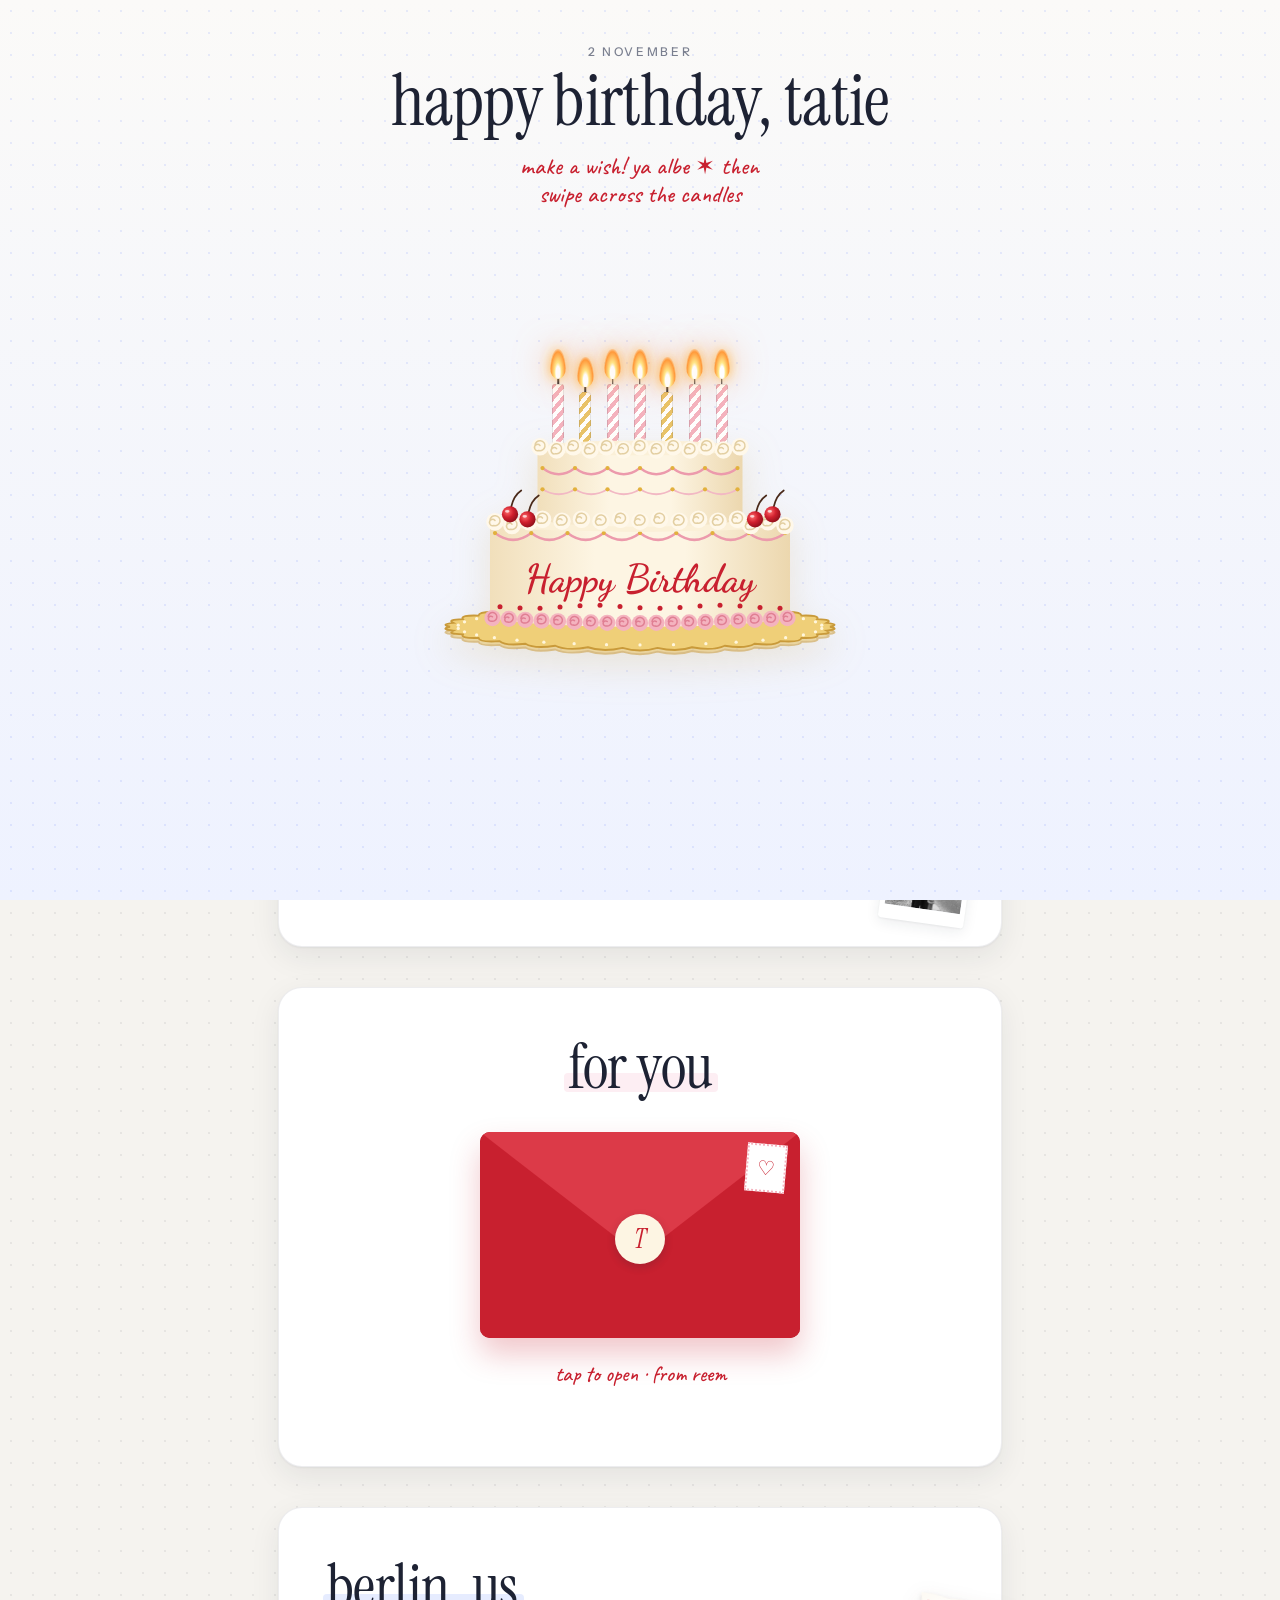
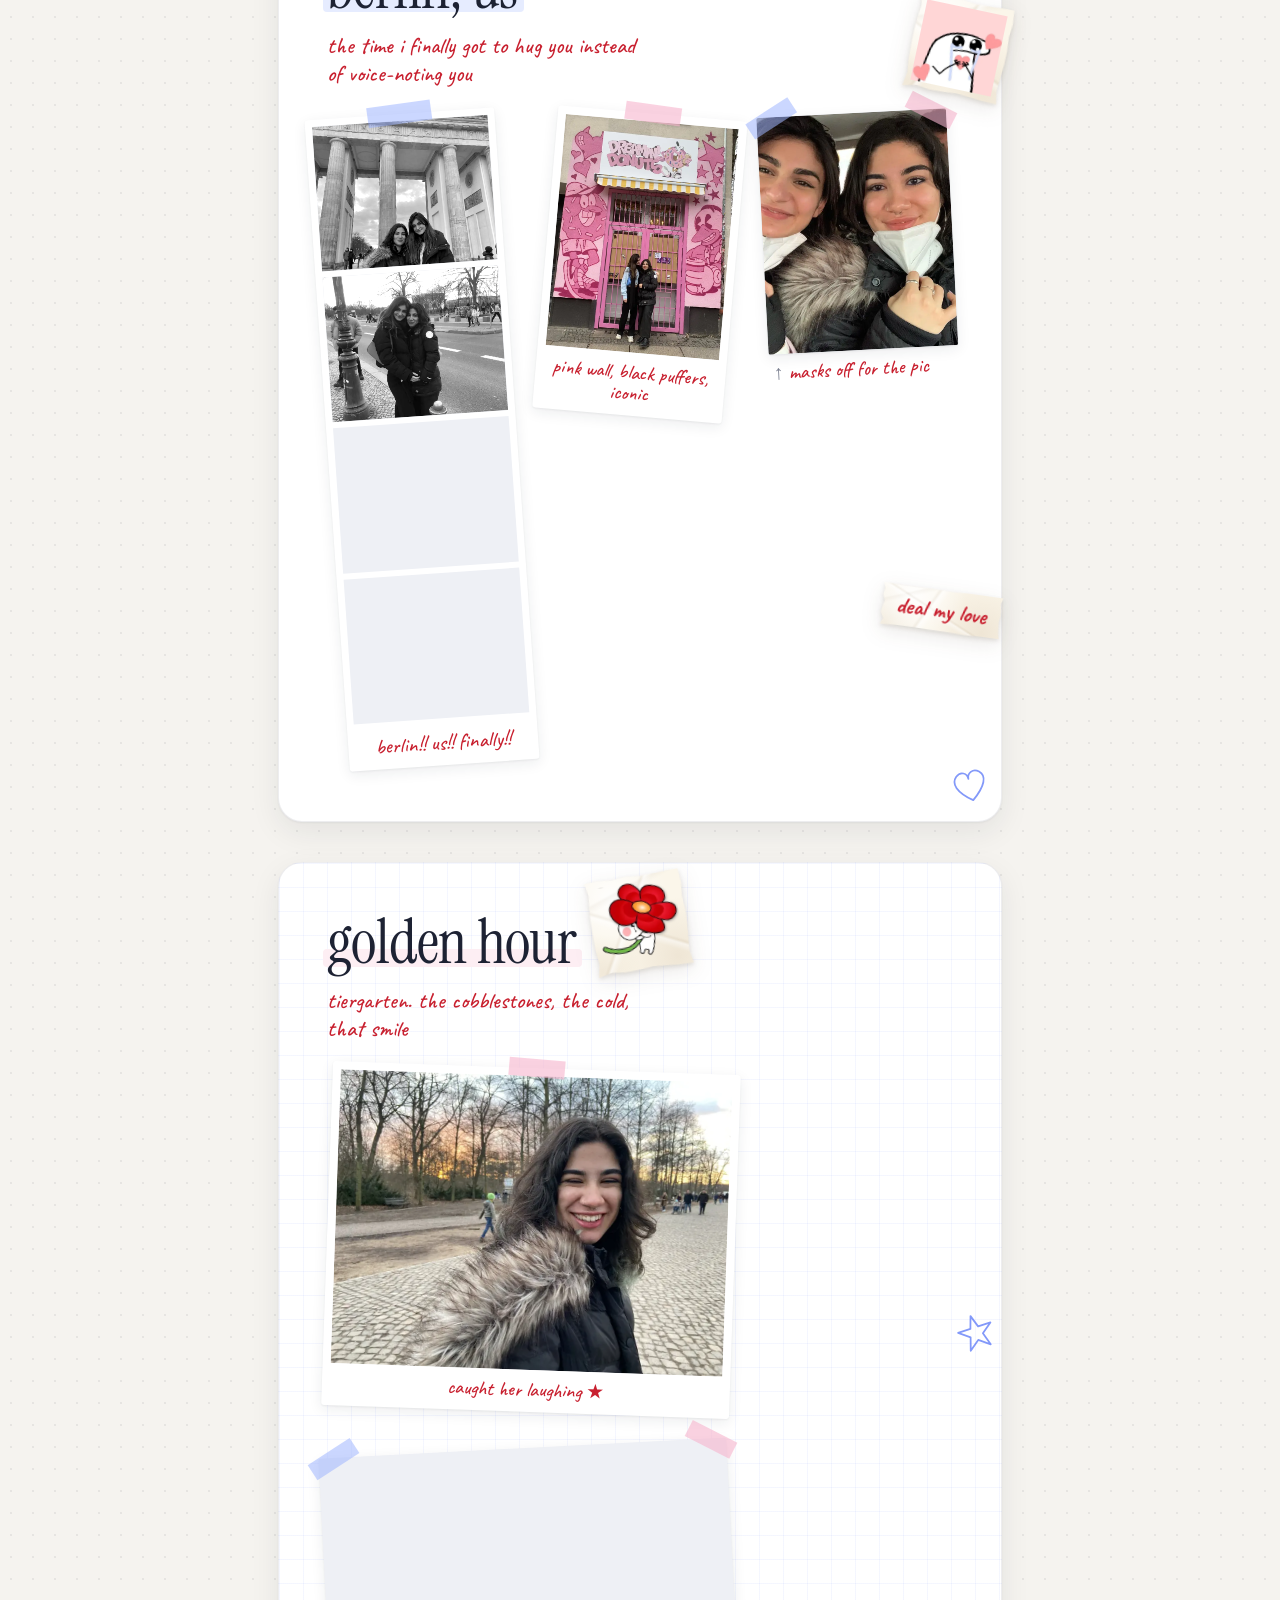
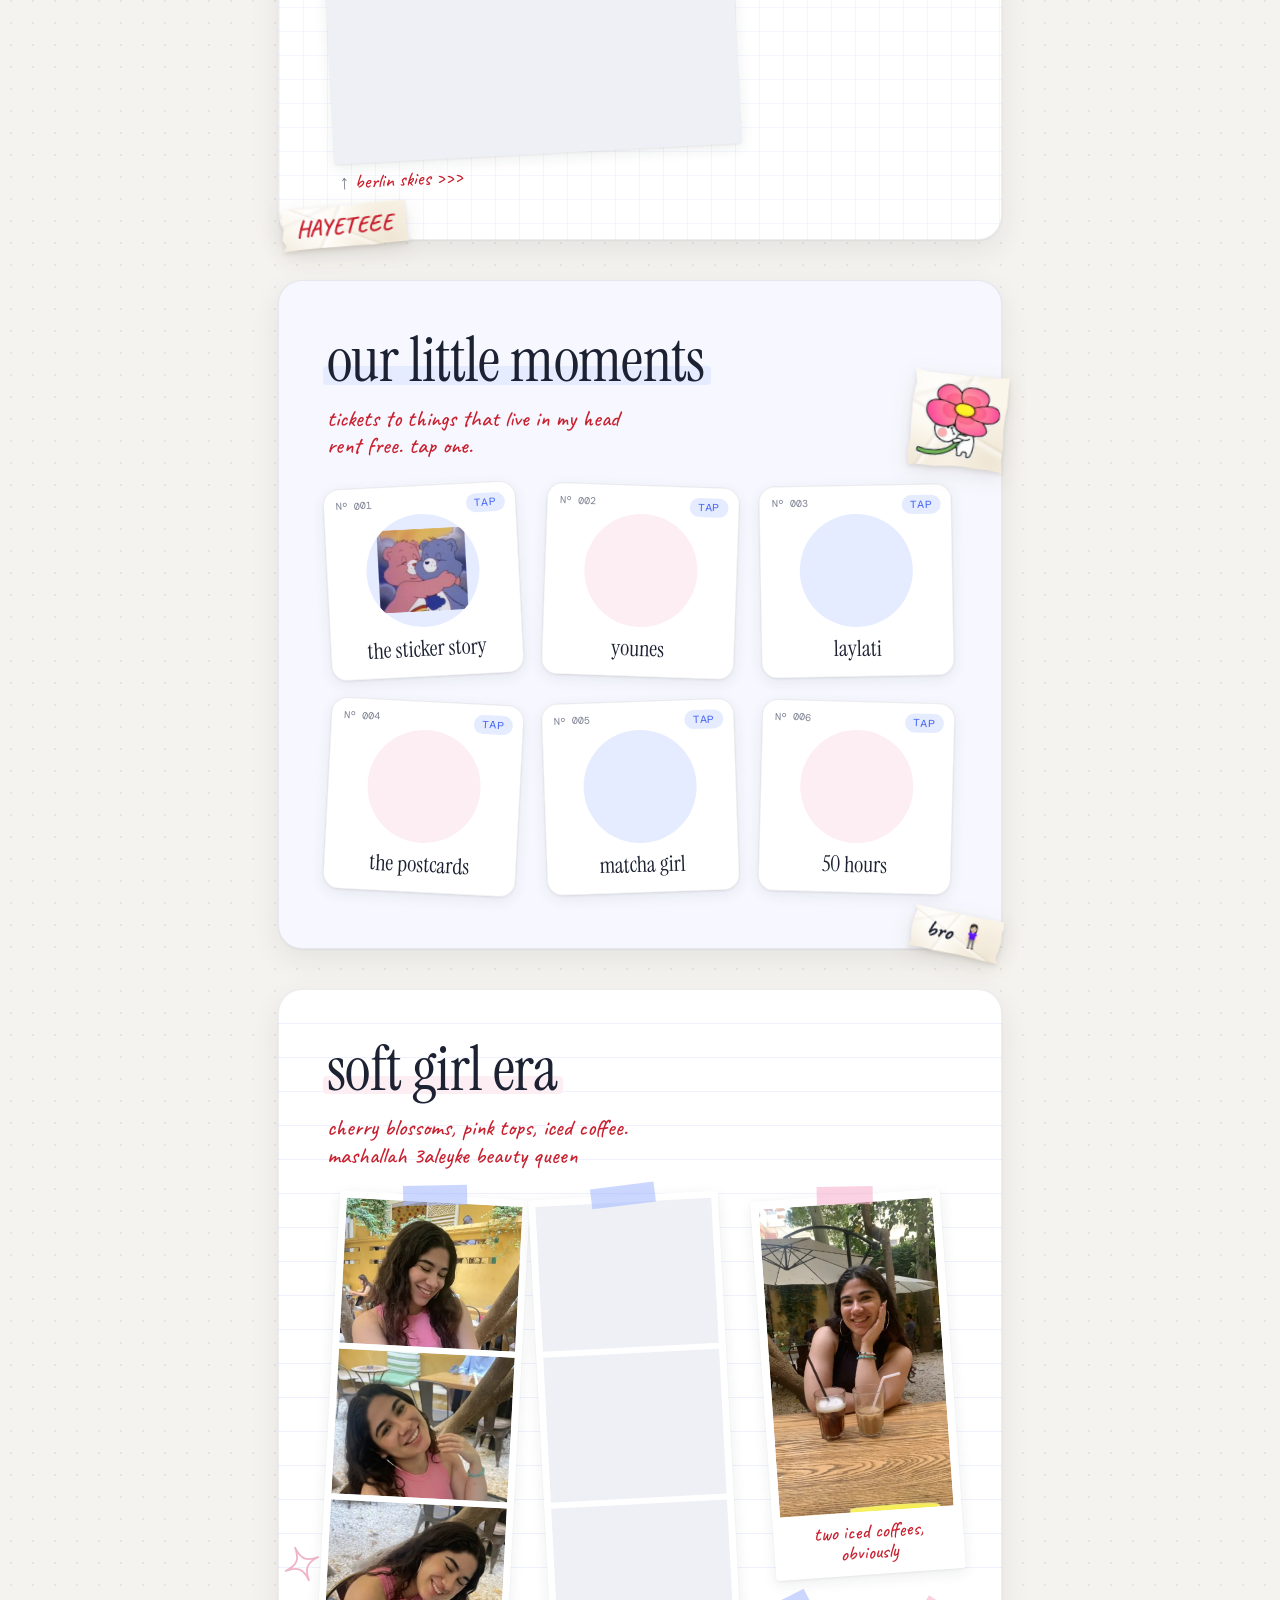
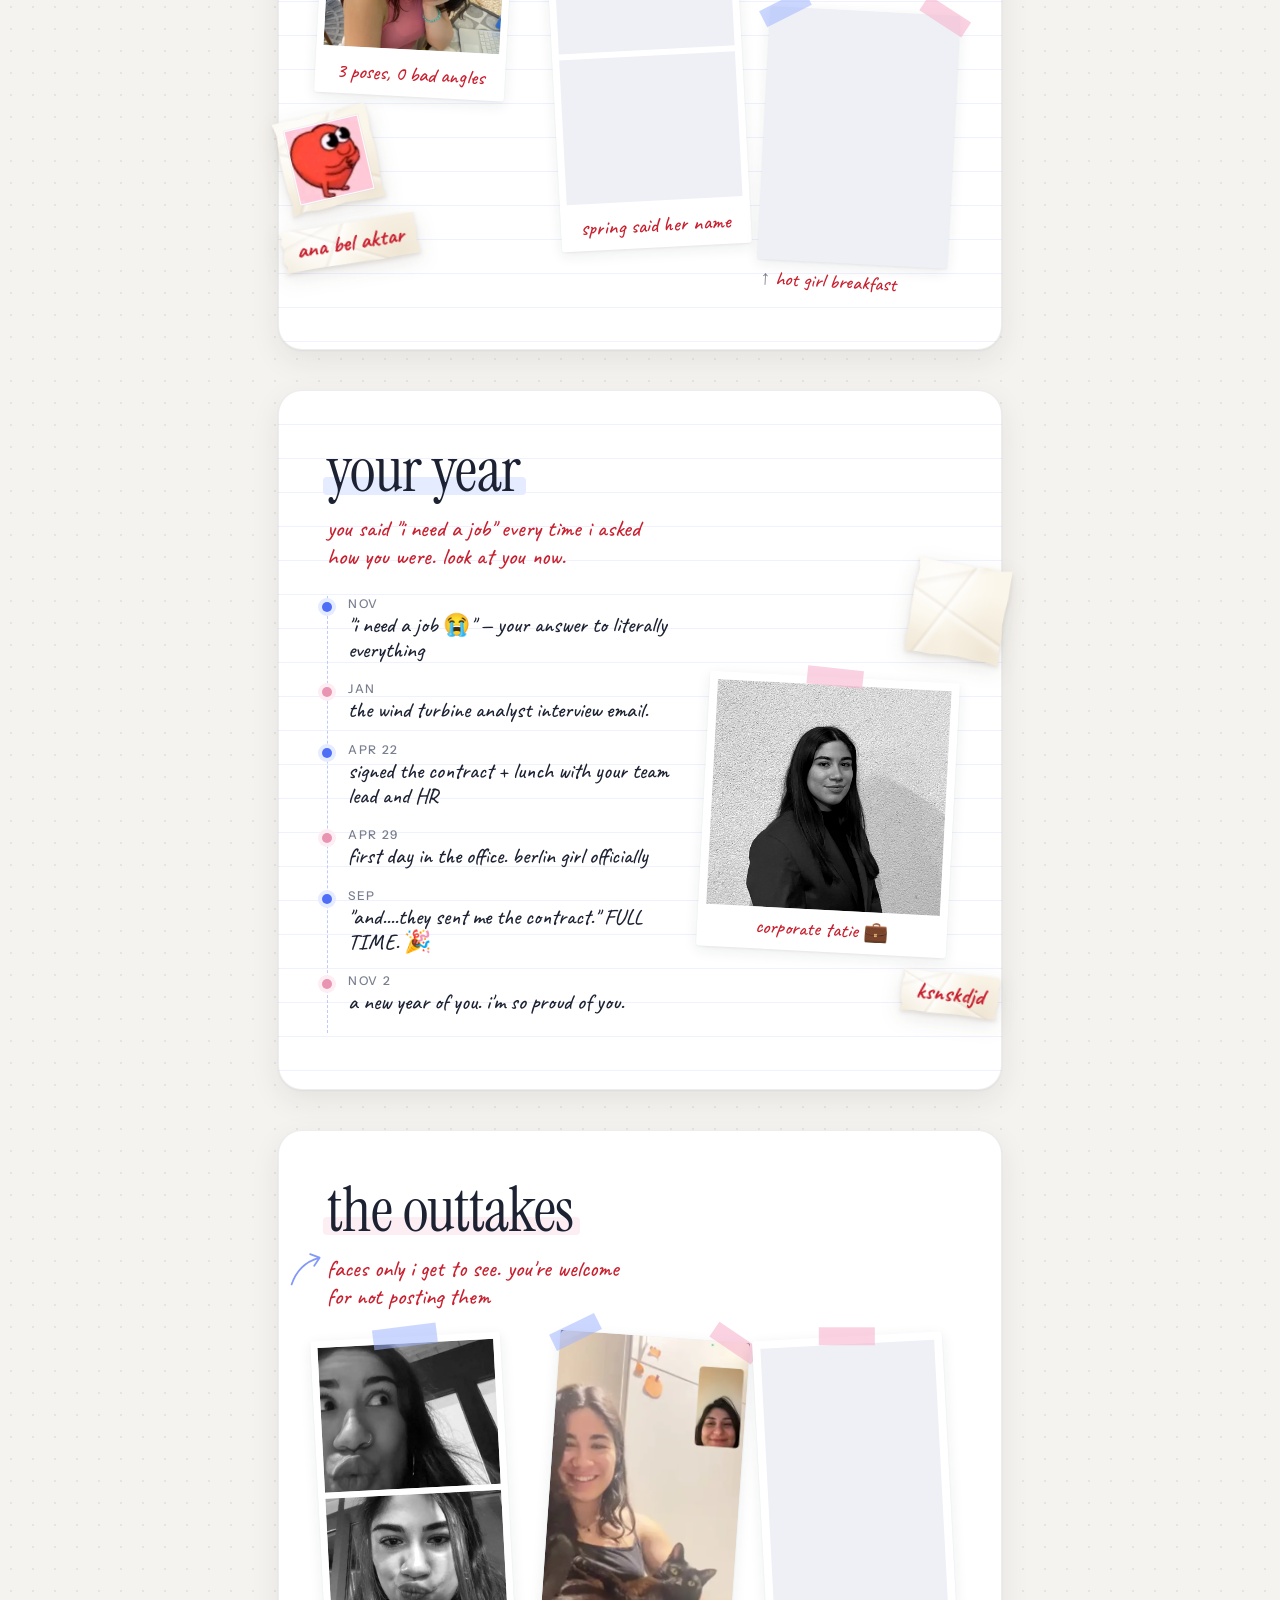
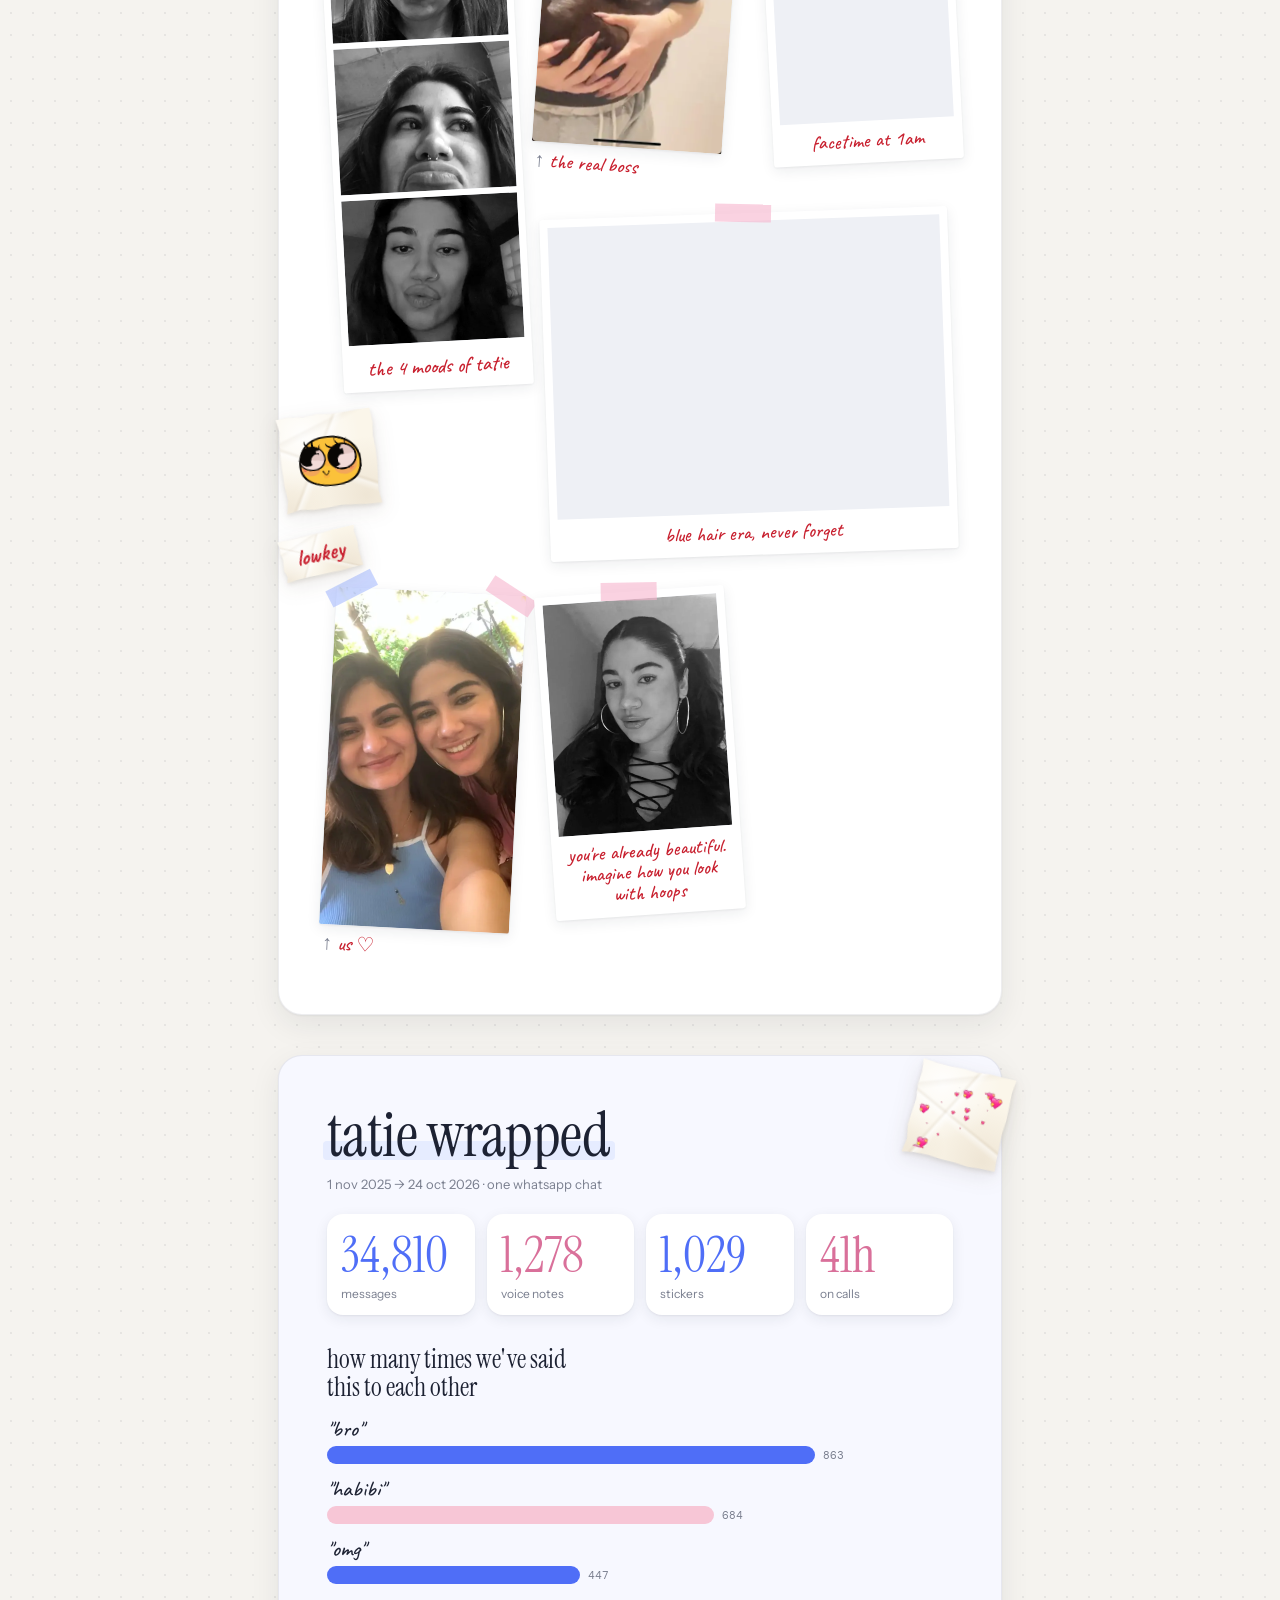
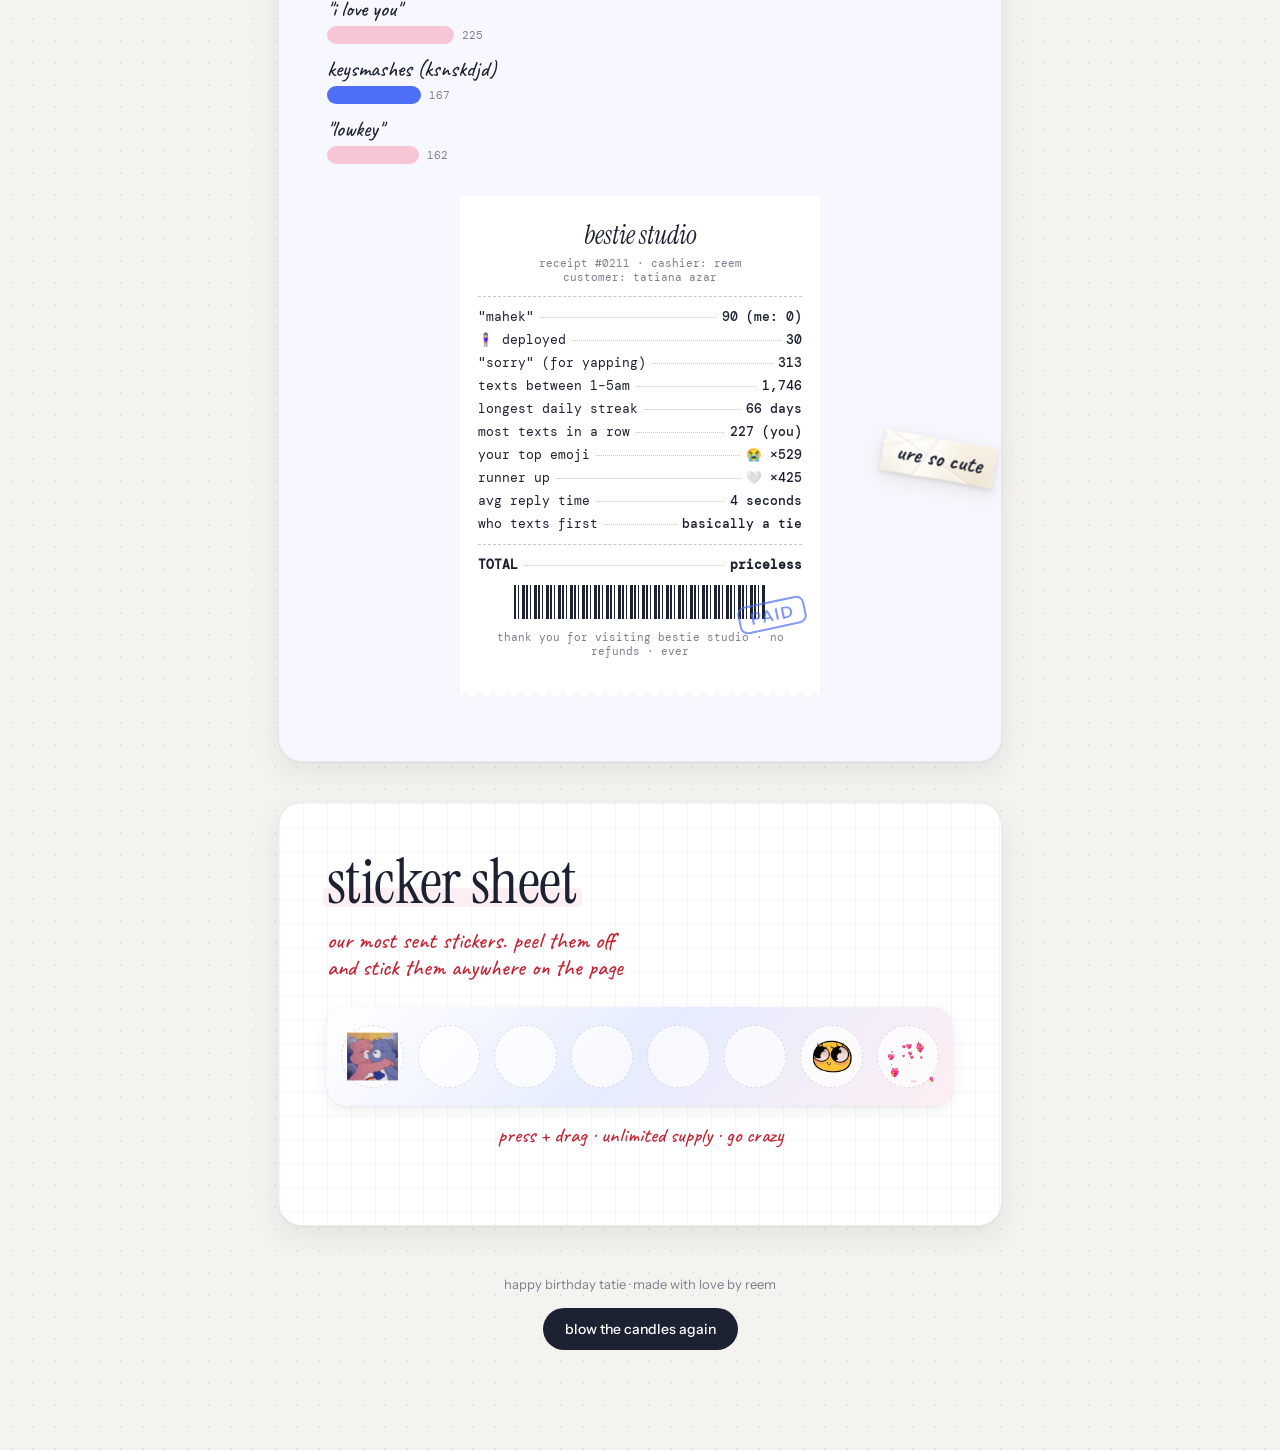
<file: tatie/index.html>
<!doctype html>
<html lang="en">
<head>
  <meta charset="utf-8">
  <meta name="viewport" content="width=device-width, initial-scale=1, viewport-fit=cover">
  <meta name="robots" content="noindex, nofollow">
  <meta name="theme-color" content="#f5f3ef">
  <title>happy birthday tatie</title>
  <meta property="og:title" content="happy birthday tatie">
  <meta property="og:description" content="make a wish first ♡">
  <link rel="preconnect" href="https://fonts.googleapis.com">
  <link rel="preconnect" href="https://fonts.gstatic.com" crossorigin>
  <link href="https://fonts.googleapis.com/css2?family=Instrument+Serif:ital@0;1&family=Instrument+Sans:wght@400;500;600&family=Caveat:wght@500;700&family=Dancing+Script:wght@700&family=DM+Mono:wght@400;500&display=swap" rel="stylesheet">
  <link rel="stylesheet" href="styles.css?v=20">
</head>
<body class="locked">

  <!-- ============ CAKE SCREEN (inside the booth) ============ -->
  <section id="cake-screen" aria-label="Birthday cake">
    <div class="curtain curtain-l" aria-hidden="true"></div>
    <div class="curtain curtain-r" aria-hidden="true"></div>
    <div class="valance" aria-hidden="true"></div>

    <div class="booth-content">
      <div class="cake-top">
        <div class="marquee">
          <div class="marquee-inner">
            <p class="cake-kicker" id="cake-name"></p>
            <h1 class="cake-title" id="cake-title"></h1>
          </div>
        </div>
        <p class="cake-hint" id="cake-hint"></p>
      </div>

      <div class="cake-stage" id="cake-stage">
        <div class="candles" id="candles"></div>
        <svg class="cake" viewBox="0 0 320 230" aria-hidden="true">
          <defs>
            <linearGradient id="cream" x1="0" x2="1">
              <stop offset="0" stop-color="#f1dfbb"/><stop offset=".35" stop-color="#fdf5e3"/><stop offset=".65" stop-color="#fdf5e3"/><stop offset="1" stop-color="#ecd7ae"/>
            </linearGradient>
            <radialGradient id="cherry" cx=".35" cy=".35" r=".7">
              <stop offset="0" stop-color="#ff6b6b"/><stop offset=".5" stop-color="#d0202e"/><stop offset="1" stop-color="#8e0f1a"/>
            </radialGradient>
            <g id="rosette"><circle r="7" fill="#fff8ea"/><path d="M-4 -1 a4 4 0 1 1 3 4 a2.5 2.5 0 1 1 1 -4" fill="none" stroke="#e3cfa2" stroke-width="1.2" stroke-linecap="round"/></g>
            <g id="pinkrose"><circle r="6.5" fill="#f4b3bf"/><path d="M-3.5 -1 a3.5 3.5 0 1 1 2.5 3.5 a2 2 0 1 1 1 -3.5" fill="none" stroke="#e07f93" stroke-width="1.2" stroke-linecap="round"/></g>
            <g id="cherrybit"><path d="M1 -6 q2 -9 8 -13" fill="none" stroke="#4a2a1a" stroke-width="1.4" stroke-linecap="round"/><circle r="6.5" fill="url(#cherry)"/><ellipse cx="-2.2" cy="-2.4" rx="1.8" ry="1.1" fill="#fff" opacity=".7"/></g>
          </defs>
          <!-- golden doily -->
          <path d="M312 207 Q320.3 208.9 309.4 210.1 Q314.9 212.7 301.7 213.1 Q304.1 216.4 289.2 215.9 Q288.5 219.7 272.3 218.5 Q268.5 222.5 251.6 220.6 Q244.8 224.9 227.8 222.2 Q218.2 226.6 201.6 223.4 Q189.6 227.6 174 223.9 Q160 228 146 223.9 Q130.4 227.6 118.4 223.4 Q101.8 226.6 92.2 222.2 Q75.2 224.9 68.4 220.6 Q51.5 222.5 47.7 218.5 Q31.5 219.7 30.8 215.9 Q15.9 216.4 18.3 213.1 Q5.1 212.7 10.6 210.1 Q-0.3 208.9 8 207 Q-0.3 205.1 10.6 203.9 Q5.1 201.3 18.3 200.9 Q15.9 197.6 30.8 198.1 Q31.5 194.3 47.7 195.5 Q51.5 191.5 68.4 193.4 Q75.2 189.1 92.2 191.8 Q101.8 187.4 118.4 190.6 Q130.4 186.4 146 190.1 Q160 186 174 190.1 Q189.6 186.4 201.6 190.6 Q218.2 187.4 227.8 191.8 Q244.8 189.1 251.6 193.4 Q268.5 191.5 272.3 195.5 Q288.5 194.3 289.2 198.1 Q304.1 197.6 301.7 200.9 Q314.9 201.3 309.4 203.9 Q320.3 205.1 312 207 Z" fill="#e8c467" stroke="#c99a3a" stroke-width="1.5" transform="translate(0 3)" opacity=".55"/>
          <path d="M312 207 Q320.3 208.9 309.4 210.1 Q314.9 212.7 301.7 213.1 Q304.1 216.4 289.2 215.9 Q288.5 219.7 272.3 218.5 Q268.5 222.5 251.6 220.6 Q244.8 224.9 227.8 222.2 Q218.2 226.6 201.6 223.4 Q189.6 227.6 174 223.9 Q160 228 146 223.9 Q130.4 227.6 118.4 223.4 Q101.8 226.6 92.2 222.2 Q75.2 224.9 68.4 220.6 Q51.5 222.5 47.7 218.5 Q31.5 219.7 30.8 215.9 Q15.9 216.4 18.3 213.1 Q5.1 212.7 10.6 210.1 Q-0.3 208.9 8 207 Q-0.3 205.1 10.6 203.9 Q5.1 201.3 18.3 200.9 Q15.9 197.6 30.8 198.1 Q31.5 194.3 47.7 195.5 Q51.5 191.5 68.4 193.4 Q75.2 189.1 92.2 191.8 Q101.8 187.4 118.4 190.6 Q130.4 186.4 146 190.1 Q160 186 174 190.1 Q189.6 186.4 201.6 190.6 Q218.2 187.4 227.8 191.8 Q244.8 189.1 251.6 193.4 Q268.5 191.5 272.3 195.5 Q288.5 194.3 289.2 198.1 Q304.1 197.6 301.7 200.9 Q314.9 201.3 309.4 203.9 Q320.3 205.1 312 207 Z" fill="#efcf78" stroke="#c99a3a" stroke-width="1.5"/>
          <g fill="#fff6dc"><circle cx="305.4" cy="208.3" r="1.3"/> <circle cx="300.4" cy="211" r="1.3"/> <circle cx="290.7" cy="213.5" r="1.3"/> <circle cx="276.5" cy="215.7" r="1.3"/> <circle cx="258.4" cy="217.7" r="1.3"/> <circle cx="236.9" cy="219.3" r="1.3"/> <circle cx="212.7" cy="220.5" r="1.3"/> <circle cx="186.8" cy="221.3" r="1.3"/> <circle cx="160" cy="221.5" r="1.3"/> <circle cx="133.2" cy="221.3" r="1.3"/> <circle cx="107.3" cy="220.5" r="1.3"/> <circle cx="83.1" cy="219.3" r="1.3"/> <circle cx="61.6" cy="217.7" r="1.3"/> <circle cx="43.5" cy="215.7" r="1.3"/> <circle cx="29.3" cy="213.5" r="1.3"/> <circle cx="19.6" cy="211" r="1.3"/> <circle cx="14.6" cy="208.3" r="1.3"/> <circle cx="14.6" cy="205.7" r="1.3"/> <circle cx="19.6" cy="203" r="1.3"/> <circle cx="29.3" cy="200.5" r="1.3"/> <circle cx="43.5" cy="198.3" r="1.3"/> <circle cx="61.6" cy="196.3" r="1.3"/> <circle cx="83.1" cy="194.7" r="1.3"/> <circle cx="107.3" cy="193.5" r="1.3"/> <circle cx="133.2" cy="192.7" r="1.3"/> <circle cx="160" cy="192.5" r="1.3"/> <circle cx="186.8" cy="192.7" r="1.3"/> <circle cx="212.7" cy="193.5" r="1.3"/> <circle cx="236.9" cy="194.7" r="1.3"/> <circle cx="258.4" cy="196.3" r="1.3"/> <circle cx="276.5" cy="198.3" r="1.3"/> <circle cx="290.7" cy="200.5" r="1.3"/> <circle cx="300.4" cy="203" r="1.3"/> <circle cx="305.4" cy="205.7" r="1.3"/></g>
          <!-- bottom tier -->
          <path d="M40 124 v74 a120 9 0 0 0 240 0 v-74 z" fill="url(#cream)"/>
          <path d="M44 132 q14.5 11 29 0 q14.5 11 29 0 q14.5 11 29 0 q14.5 11 29 0 q14.5 11 29 0 q14.5 11 29 0 q14.5 11 29 0 q14.5 11 29 0" fill="none" stroke="#ec9aac" stroke-width="2" stroke-linecap="round"/>
          <g fill="#e2b13c"><circle cx="44" cy="132" r="1.7"/><circle cx="73" cy="132" r="1.7"/><circle cx="102" cy="132" r="1.7"/><circle cx="131" cy="132" r="1.7"/><circle cx="160" cy="132" r="1.7"/><circle cx="189" cy="132" r="1.7"/><circle cx="218" cy="132" r="1.7"/><circle cx="247" cy="132" r="1.7"/><circle cx="276" cy="132" r="1.7"/></g>
          <text x="160" y="178" text-anchor="middle" font-family="'Dancing Script', cursive" font-weight="700" font-size="31" fill="#c8202f" id="cake-text">Happy Birthday</text>
          <g fill="#c8202f"><circle cx="48" cy="191" r="2"/><circle cx="64" cy="192" r="2"/><circle cx="80" cy="192.1" r="2"/><circle cx="96" cy="191.2" r="2"/><circle cx="112" cy="190.1" r="2"/><circle cx="128" cy="189.8" r="2"/><circle cx="144" cy="190.7" r="2"/><circle cx="160" cy="191.8" r="2"/><circle cx="176" cy="192.2" r="2"/><circle cx="192" cy="191.5" r="2"/><circle cx="208" cy="190.3" r="2"/><circle cx="224" cy="189.8" r="2"/><circle cx="240" cy="190.4" r="2"/><circle cx="256" cy="191.5" r="2"/><circle cx="272" cy="192.2" r="2"/></g>
          <use href="#pinkrose" x="42" y="200"/><use href="#pinkrose" x="55.1" y="200.7"/><use href="#pinkrose" x="68.2" y="201.4"/><use href="#pinkrose" x="81.3" y="202"/><use href="#pinkrose" x="94.4" y="202.6"/><use href="#pinkrose" x="107.6" y="203.1"/><use href="#pinkrose" x="120.7" y="203.5"/><use href="#pinkrose" x="133.8" y="203.8"/><use href="#pinkrose" x="146.9" y="203.9"/><use href="#pinkrose" x="160" y="204"/><use href="#pinkrose" x="173.1" y="203.9"/><use href="#pinkrose" x="186.2" y="203.8"/><use href="#pinkrose" x="199.3" y="203.5"/><use href="#pinkrose" x="212.4" y="203.1"/><use href="#pinkrose" x="225.6" y="202.6"/><use href="#pinkrose" x="238.7" y="202"/><use href="#pinkrose" x="251.8" y="201.4"/><use href="#pinkrose" x="264.9" y="200.7"/><use href="#pinkrose" x="278" y="200"/>
          <!-- whipped cream ledge -->
          <ellipse cx="160" cy="124" rx="120" ry="7" fill="#fbf0d8"/>
          <use href="#rosette" x="44" y="123"/><use href="#rosette" x="57.6" y="126"/><use href="#rosette" x="71.3" y="123"/><use href="#rosette" x="248.7" y="126"/><use href="#rosette" x="262.4" y="123"/><use href="#rosette" x="276" y="126"/>
          <!-- top tier -->
          <path d="M78 64 v56 a82 7 0 0 0 164 0 v-56 z" fill="url(#cream)"/>
          <path d="M82 80 q13 10 26 0 q13 10 26 0 q13 10 26 0 q13 10 26 0 q13 10 26 0 q13 10 26 0" fill="none" stroke="#ec9aac" stroke-width="1.8" stroke-linecap="round"/>
          <g fill="#e2b13c"><circle cx="82" cy="80" r="1.7"/><circle cx="108" cy="80" r="1.7"/><circle cx="134" cy="80" r="1.7"/><circle cx="160" cy="80" r="1.7"/><circle cx="186" cy="80" r="1.7"/><circle cx="212" cy="80" r="1.7"/><circle cx="238" cy="80" r="1.7"/></g>
          <path d="M82 97 q13 8 26 0 q13 8 26 0 q13 8 26 0 q13 8 26 0 q13 8 26 0 q13 8 26 0" fill="none" stroke="#f2b8c4" stroke-width="1.5" stroke-linecap="round"/>
          <g fill="#e2b13c"><circle cx="82" cy="97" r="1.7"/><circle cx="108" cy="97" r="1.7"/><circle cx="134" cy="97" r="1.7"/><circle cx="160" cy="97" r="1.7"/><circle cx="186" cy="97" r="1.7"/><circle cx="212" cy="97" r="1.7"/><circle cx="238" cy="97" r="1.7"/></g>
          <ellipse cx="160" cy="64" rx="82" ry="6" fill="#fbf0d8"/>
          <use href="#rosette" x="80" y="63"/><use href="#rosette" x="93.3" y="65.5"/><use href="#rosette" x="106.7" y="63"/><use href="#rosette" x="120" y="65.5"/><use href="#rosette" x="133.3" y="63"/><use href="#rosette" x="146.7" y="65.5"/><use href="#rosette" x="160" y="63"/><use href="#rosette" x="173.3" y="65.5"/><use href="#rosette" x="186.7" y="63"/><use href="#rosette" x="200" y="65.5"/><use href="#rosette" x="213.3" y="63"/><use href="#rosette" x="226.7" y="65.5"/><use href="#rosette" x="240" y="63"/>
          <use href="#rosette" x="82" y="121"/><use href="#rosette" x="97.6" y="122.5"/><use href="#rosette" x="113.2" y="121"/><use href="#rosette" x="128.8" y="122.5"/><use href="#rosette" x="144.4" y="121"/><use href="#rosette" x="160" y="122.5"/><use href="#rosette" x="175.6" y="121"/><use href="#rosette" x="191.2" y="122.5"/><use href="#rosette" x="206.8" y="121"/><use href="#rosette" x="222.4" y="122.5"/><use href="#rosette" x="238" y="121"/>
          <use href="#cherrybit" x="56" y="117"/><use href="#cherrybit" x="266" y="117"/><use href="#cherrybit" x="70" y="121"/><use href="#cherrybit" x="252" y="121"/>
        </svg>
      </div>

      <div class="cake-bottom">
        <p class="cake-done" id="cake-done"></p>
        <button class="btn" id="open-btn" type="button"></button>
        <button class="link-btn" id="skip-btn" type="button"></button>
      </div>
    </div>

    <div class="flash" id="flash" aria-hidden="true"></div>
    <canvas id="sparkles" aria-hidden="true"></canvas>
  </section>

  <!-- ============ SCRAPBOOK ============ -->
  <main id="book" aria-label="Scrapbook"></main>

  <script src="content.js?v=20"></script>
  <script src="app.js?v=20"></script>
</body>
</html>
</file>
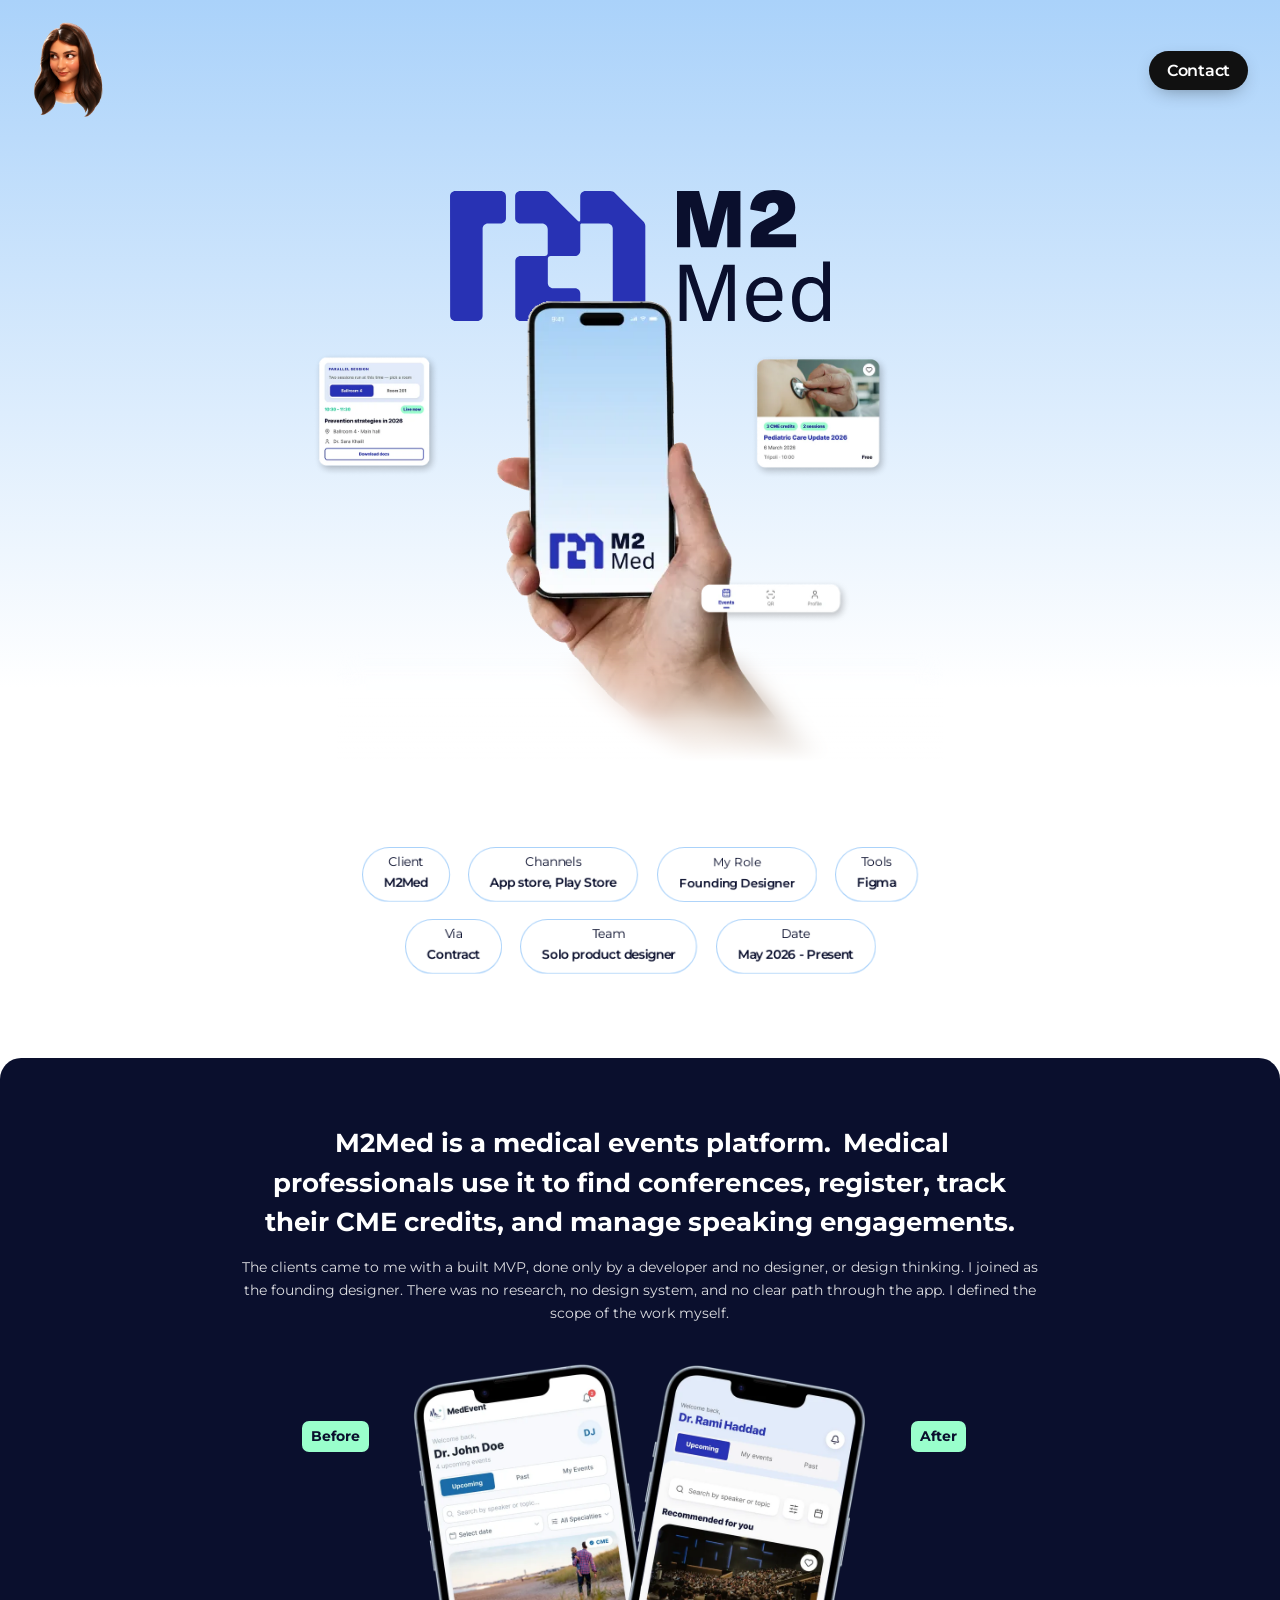
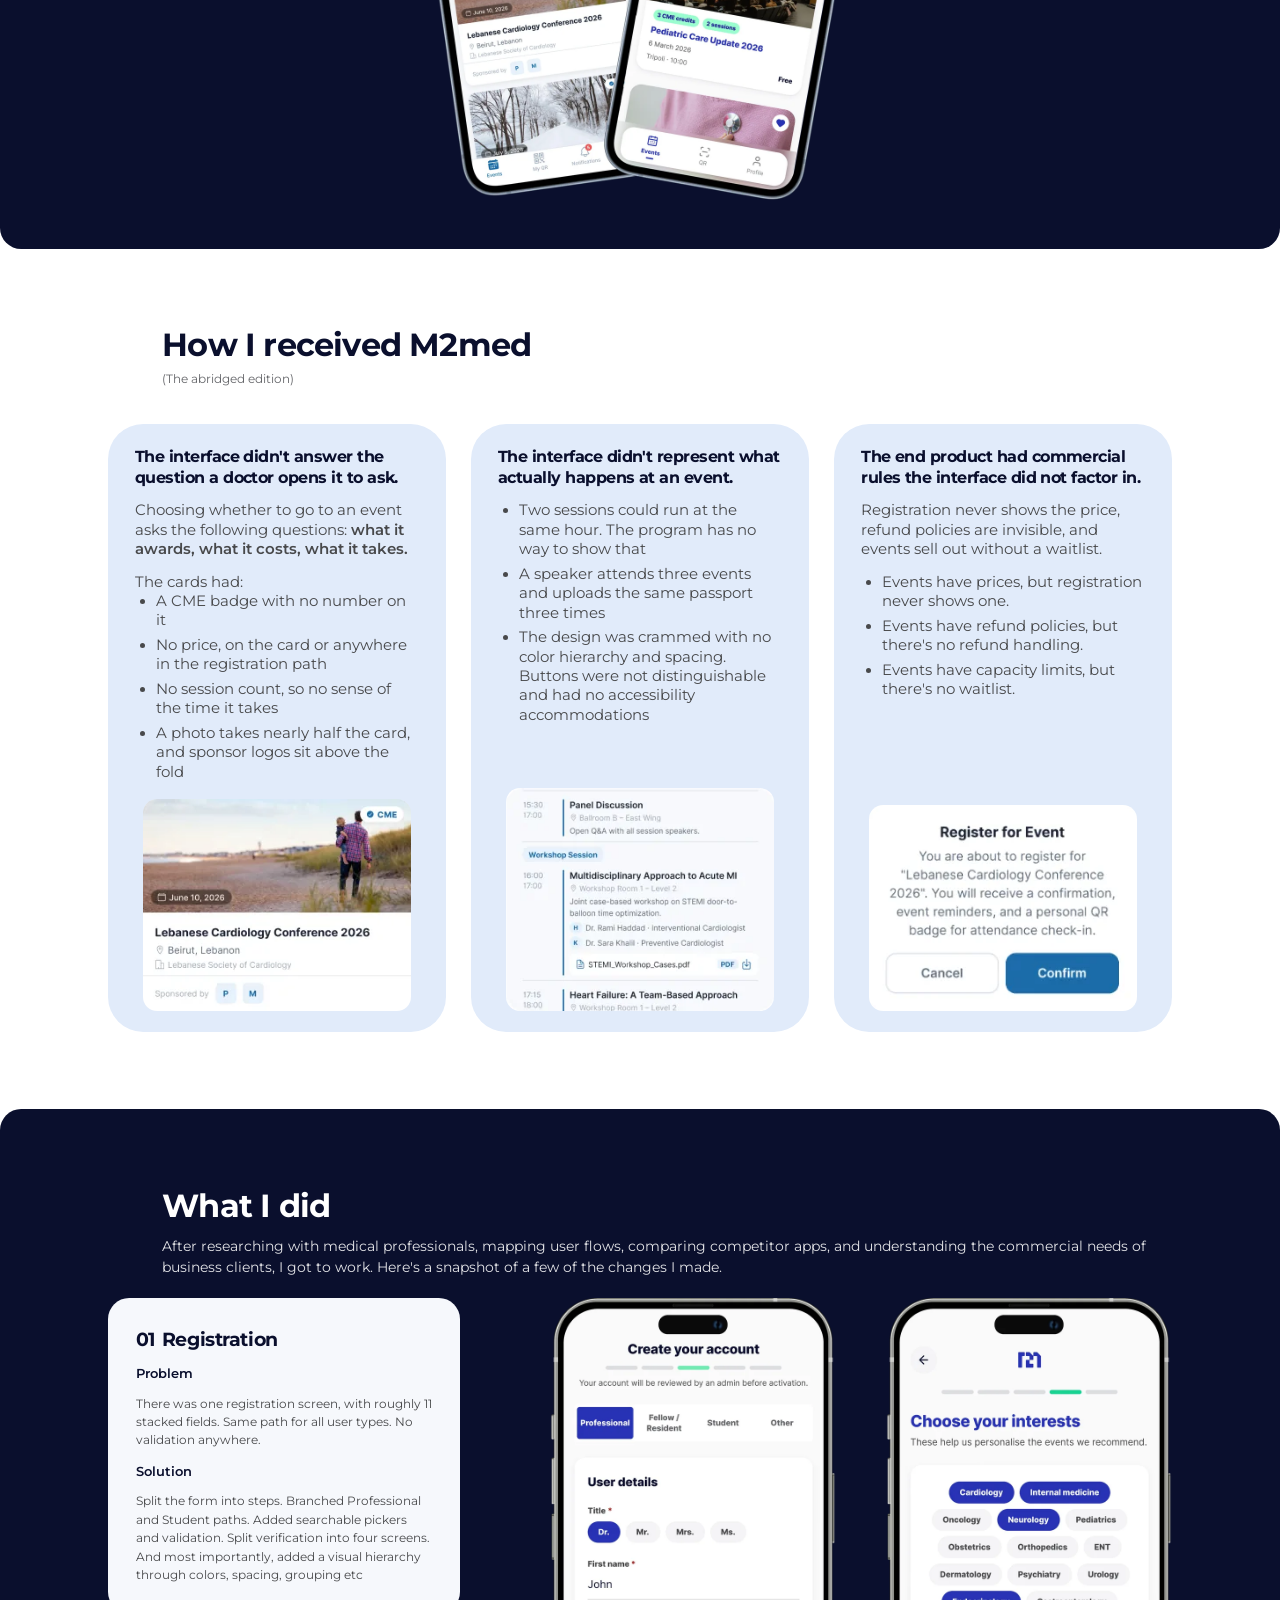
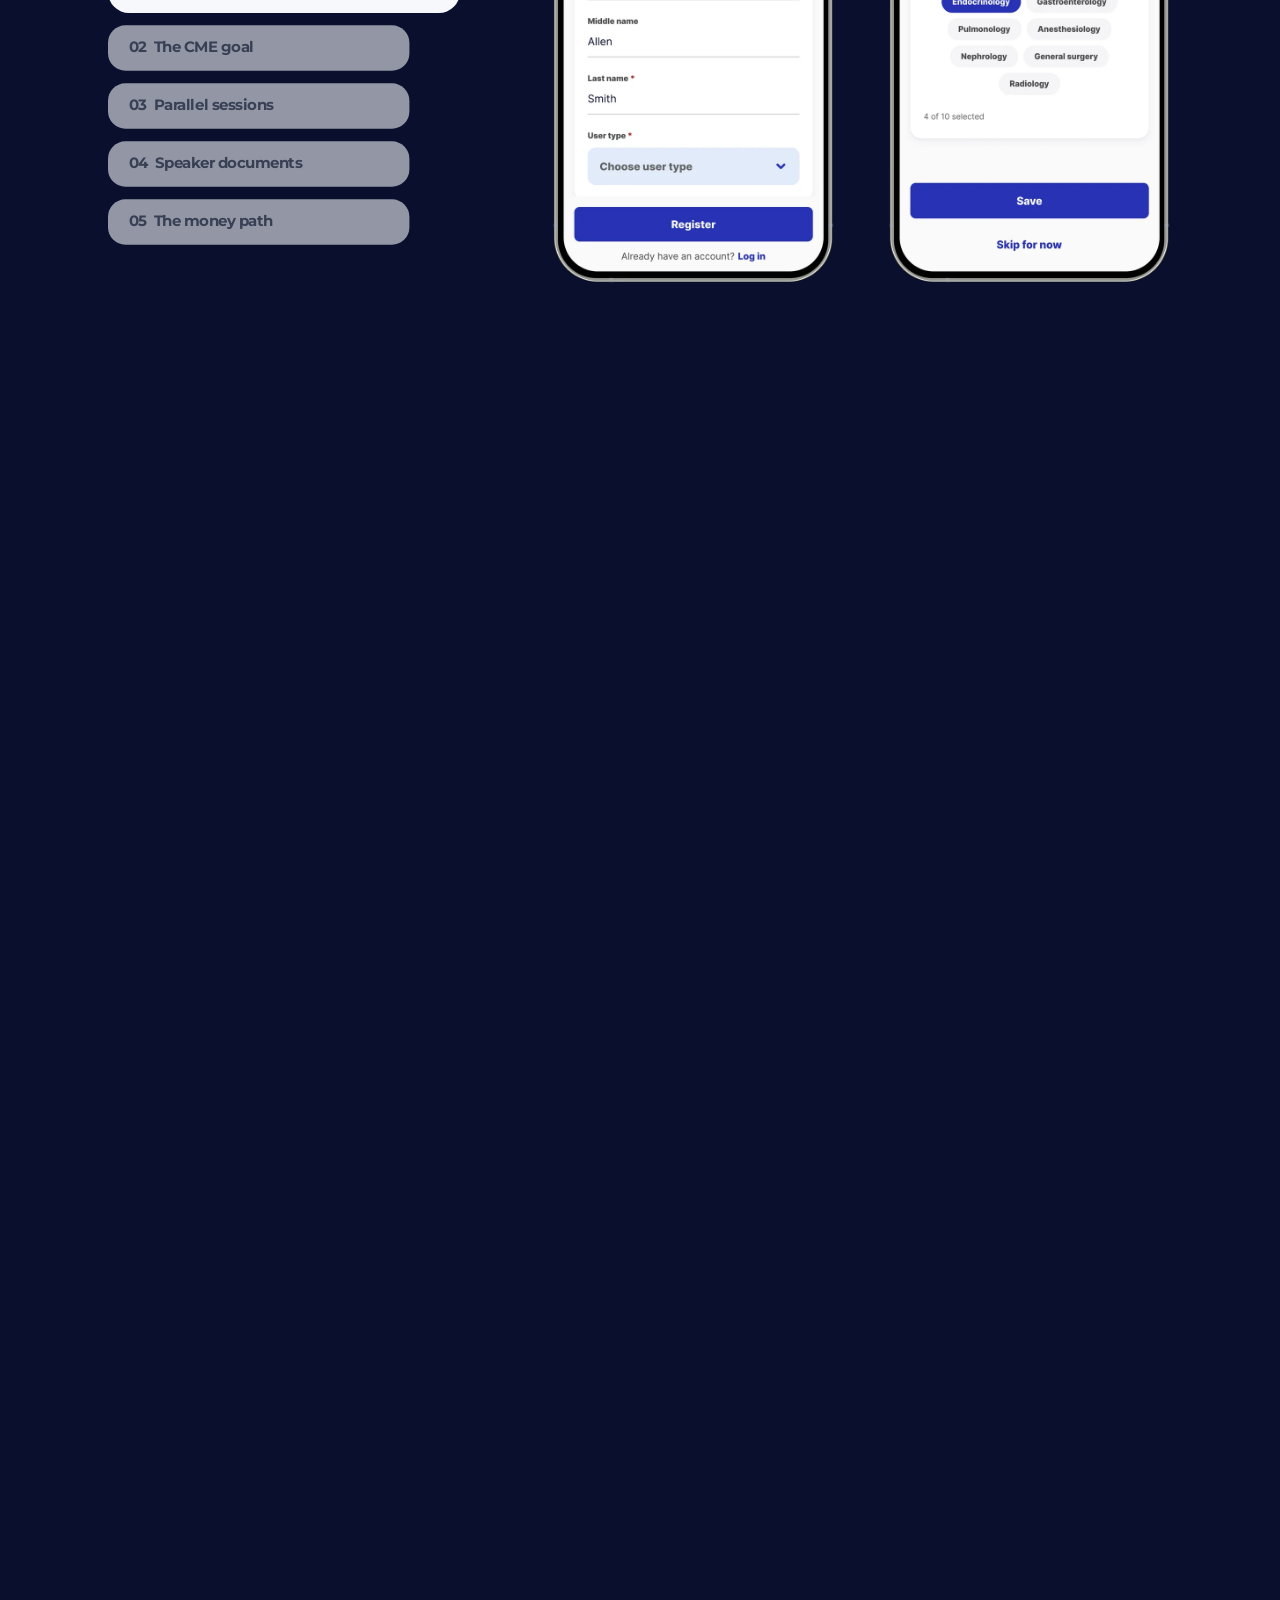
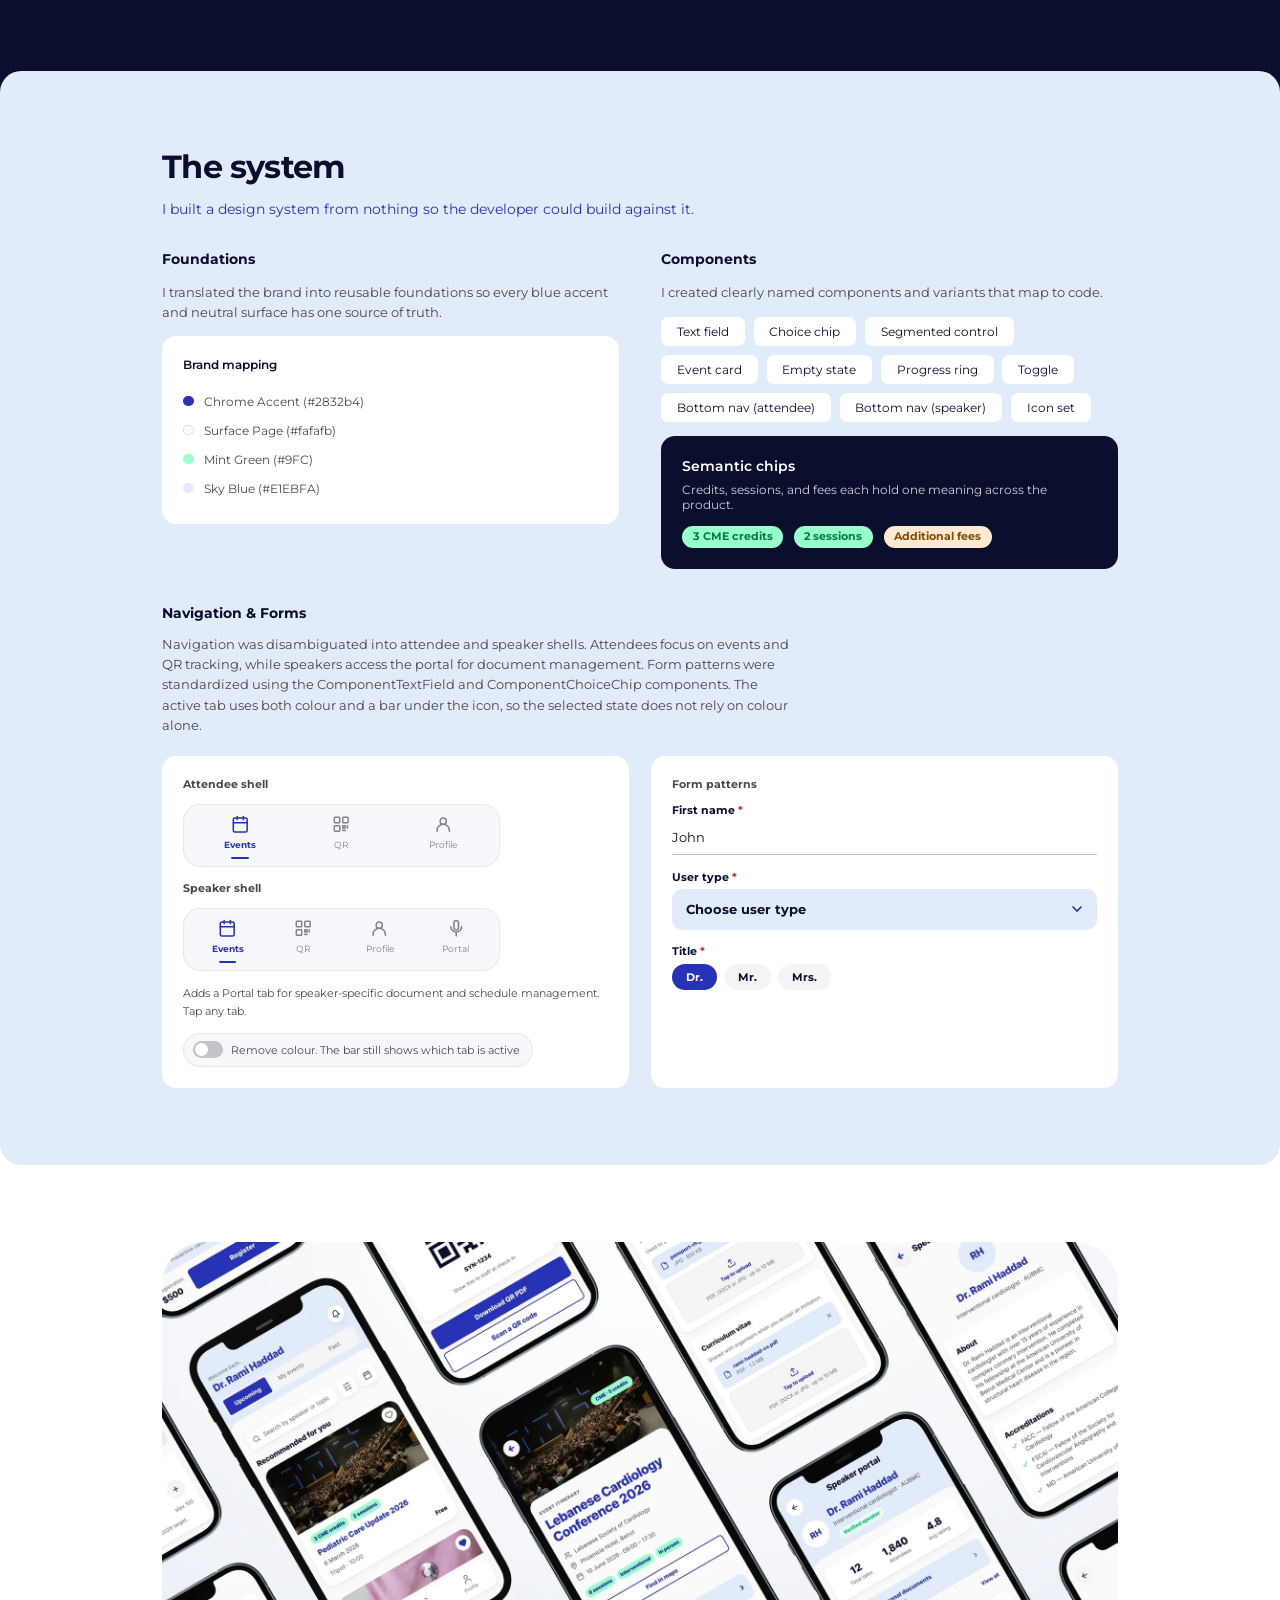
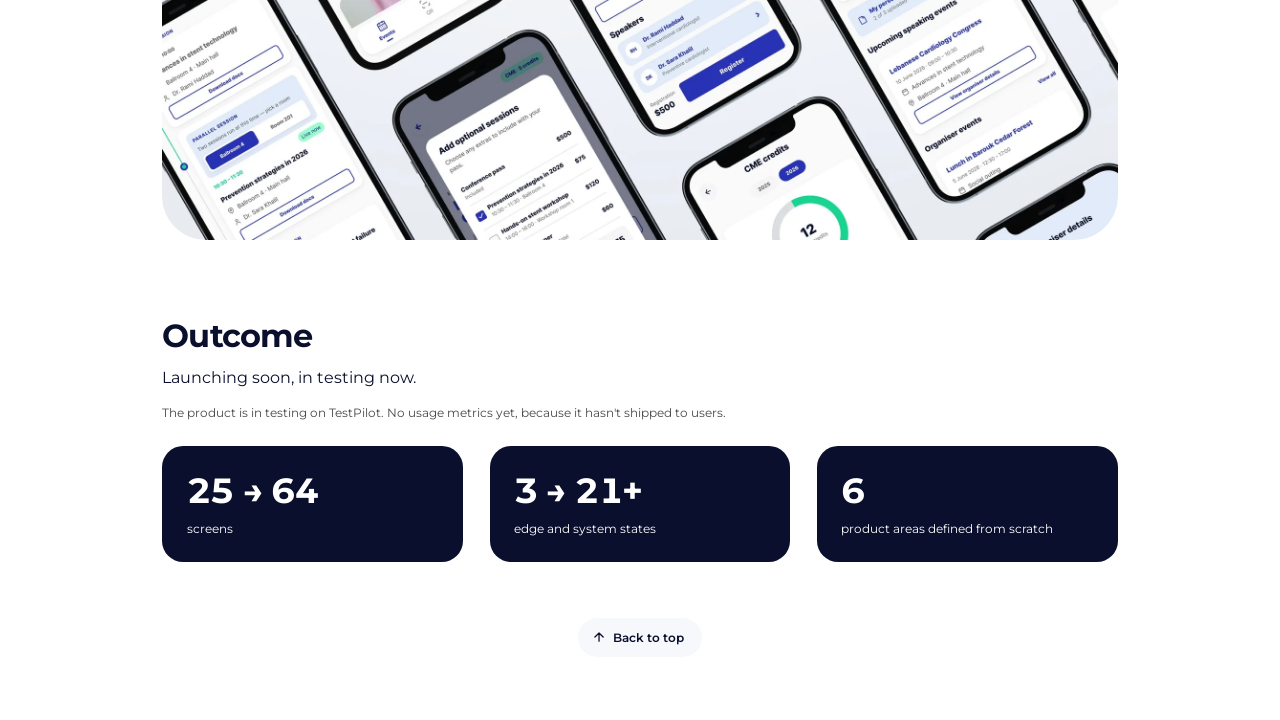
<file: m2med-case.html>
<!DOCTYPE html>
<html lang="en">
<head>
<meta charset="UTF-8">
<meta name="viewport" content="width=device-width, initial-scale=1.0">
<title>M2Med — Founding Design · Reem Ezzedine</title>
<meta name="description" content="How I joined a medical events app as its founding designer: registration, CME credit tracking, parallel sessions, speaker documents and payments, plus the design system the developer built against.">
<link rel="icon" type="image/png" href="assets/favicon.png">
<link rel="apple-touch-icon" href="assets/apple-touch-icon.png">
<!-- link previews: WhatsApp, LinkedIn, iMessage, Slack, X -->
<meta property="og:type" content="website">
<meta property="og:site_name" content="Reem Ezzedine">
<meta property="og:title" content="M2Med — Founding Design · Reem Ezzedine">
<meta property="og:description" content="How I joined a medical events app as its founding designer: registration, CME credit tracking, parallel sessions, speaker documents and payments, plus the design system the developer built against.">
<meta property="og:url" content="https://reemezzedine.com/m2med-case.html">
<meta property="og:image" content="https://reemezzedine.com/assets/og.jpg">
<meta property="og:image:width" content="1200">
<meta property="og:image:height" content="630">
<meta name="twitter:card" content="summary_large_image">
<meta name="twitter:title" content="M2Med — Founding Design · Reem Ezzedine">
<meta name="twitter:description" content="How I joined a medical events app as its founding designer: registration, CME credit tracking, parallel sessions, speaker documents and payments, plus the design system the developer built against.">
<meta name="twitter:image" content="https://reemezzedine.com/assets/og.jpg">
<link rel="preconnect" href="https://fonts.googleapis.com">
<link rel="preconnect" href="https://fonts.gstatic.com" crossorigin>
<link href="https://fonts.googleapis.com/css2?family=Montserrat:wght@400;500;600;700;800&display=swap" rel="stylesheet">
<style>
  *, *::before, *::after { box-sizing: border-box; margin: 0; padding: 0; }

  :root {
    --navy: #0A0F2D;
    --blue: #2832B4;
    --sky: #AAD2FA;
    --tint: #E1EBFA;
    --mint: #99FFCC;
    --mint-deep: #007E41;
    --mint-live: #17D490;
    --ink2: #48494B;
    --ink3: #646569;
    --card: #F6F8FC;
    --page: #FAFAFB;
    --line: #DCDDE1;

    --ui-scale: .88;          /* one knob: shrink the whole page, nav stays put */
    --stick: 140px;           /* rail + stage pin, in page px (≈123 on screen): just under the portrait */
    --sec: 88px;              /* one vertical rhythm between blocks */
    --spy: .5;               /* scroll-spy line, as a fraction of the viewport */

    --ios: cubic-bezier(.32,.72,0,1);
    --bubble: cubic-bezier(.34,1.56,.64,1);
    --soft: cubic-bezier(.22,1,.36,1);
    --weight: cubic-bezier(.16,.84,.24,1.04);
  }

  /* Lenis owns scrolling */
  html.lenis, html.lenis body { height: auto; }
  .lenis:not(.lenis-autoToggle).lenis-smooth { scroll-behavior: auto !important; }
  .lenis.lenis-smooth [data-lenis-prevent] { overscroll-behavior: contain; }
  .lenis.lenis-stopped { overflow: clip; }
  .lenis.lenis-autoToggle { transition-property: scroll-behavior; transition-duration: 0s; transition-behavior: allow-discrete; }

  html { -webkit-font-smoothing: antialiased; }
  body {
    background: #fff; color: var(--navy);
    font-family: "Montserrat", -apple-system, BlinkMacSystemFont, "Segoe UI", sans-serif;
    font-weight: 400; overflow-x: hidden;
  }
  img { display: block; max-width: 100%; }
  button { font: inherit; color: inherit; background: none; border: 0; cursor: pointer; }
  :focus-visible { outline: 2px solid var(--blue); outline-offset: 3px; border-radius: 4px; }

  .wrap { width: 100%; max-width: 1280px; margin: 0 auto; padding: 0 clamp(20px, 7.6vw, 97px); }
  .page { zoom: var(--ui-scale); }

  /* ══════════ HEADER: the portrait top-left, Contact top-right, no bar ══════════ */
  .top { position: fixed; top: 0; left: 0; right: 0; z-index: 200; display: flex; align-items: center; justify-content: space-between;
         padding: 22px 32px 0; pointer-events: none; opacity: 0; transform: translateY(-10px); animation: topIn .8s var(--ios) .12s forwards; }
  @keyframes topIn { to { opacity: 1; transform: none; } }
  html.loading .top { animation-play-state: paused; }   /* the header waits for the loading screen to lift */
  .top > * { pointer-events: auto; }
  .head { width: 72px; height: 97px; display: block; transform-origin: center; transition: transform .55s cubic-bezier(.34, 1.42, .64, 1); }
  .head img { width: 100%; height: 100%; object-fit: contain; display: block; }
  .head:hover { transform: scale(1.08); }
  .cta {
    width: 99px; height: 39px; border-radius: 100px; display: grid; place-items: center;
    background: #111; color: #fff; text-decoration: none;
    font-family: "Montserrat", sans-serif; font-size: 16px; font-weight: 600; letter-spacing: -0.32px;
    box-shadow: 0 6px 20px -8px rgba(0,0,0,.45);
    transition: transform .45s cubic-bezier(.34, 1.42, .64, 1);
  }
  .cta:hover { transform: scale(1.06); }
  /* over a navy section the pill flips to white; the script below drives it */
  .cta { transition: transform .45s cubic-bezier(.34,1.42,.64,1), background .35s cubic-bezier(.22,1,.36,1), color .35s cubic-bezier(.22,1,.36,1); }
  .cta.on-dark { background: #fff; color: #111; }
  @media (max-width: 700px) { .top { padding: 14px 18px 0; } .head { width: 54px; height: 73px; } }

  :focus-visible { outline: 2px solid var(--blue); outline-offset: 3px; border-radius: 4px; }

  .wrap { width: 100%; max-width: 1280px; margin: 0 auto; padding: 0 clamp(20px, 7.6vw, 97px); }
  .page { zoom: var(--ui-scale); }

  /* ══════════ NAV — identical to the Samsung case study ══════════ */
  .nav, nav.nav.glass {
    position: fixed; top: 47px; left: 50%; transform: translateX(-50%);
    z-index: 200; width: min(871px, calc(100vw - 48px)); height: 72px;
    display: flex; align-items: center; justify-content: space-between;
    padding: 0 16px 0 20px; border-radius: 100px;
    background: rgba(255, 255, 255, 0.75);
    backdrop-filter: blur(18px) saturate(150%);
    -webkit-backdrop-filter: blur(18px) saturate(150%);
    box-shadow: 0 6px 24px rgba(0, 0, 0, 0.10);
    border: 0; opacity: 0; transform: translateX(-50%) translateY(-14px);
    animation: navIn .8s var(--ios) .12s forwards;
  }
  @keyframes navIn { to { opacity: 1; transform: translateX(-50%) translateY(0); } }
  .nav-head {
    width: 77px; height: 104px; flex: none; display: block;
    margin: -16px 0; overflow: visible; background: none;
    transform-origin: center;
    transition: transform .55s cubic-bezier(.34, 1.42, .64, 1);
  }
  .nav-head img { width: 100%; height: 100%; object-fit: contain; display: block; }
  .nav-head:hover { transform: scale(1.08); }
  .nav .nav-links { display: flex; align-items: center; gap: 32px; }
  .nav .nav-links a {
    font-family: "Montserrat", sans-serif; font-size: 16px; font-weight: 600;
    letter-spacing: -0.32px; color: #1a1f1f; text-decoration: none;
    position: relative; padding: 6px 2px; transition: opacity .3s ease;
  }
  .nav .nav-links a::after {
    content: ""; position: absolute; left: 0; right: 0; bottom: 0; height: 1.5px;
    background: #ff85ba; transform: scaleX(0); transform-origin: left;
    transition: transform .35s cubic-bezier(.22, 1, .36, 1);
  }
  .nav .nav-links a:hover { opacity: .62; }
  .nav .nav-links a.active::after { transform: scaleX(1); }
  .nav .nav-cta {
    width: 99px; height: 39px; border-radius: 100px; flex: none;
    display: grid; place-items: center;
    background: #ff85ba; color: #fff; text-decoration: none;
    font-family: "Montserrat", sans-serif;
    font-size: 16px; font-weight: 600; letter-spacing: -0.32px;
    transition: transform .45s cubic-bezier(.34, 1.42, .64, 1);
  }
  .nav .nav-cta:hover { transform: scale(1.06); }
  @media (max-width: 700px) {
    .nav .nav-links { gap: 18px; }
    .nav .nav-links a { font-size: 13.5px; }
    .nav-head { width: 58px; height: 78px; margin: -3px 0; }
  }

  :focus-visible { outline: 2px solid var(--blue); outline-offset: 3px; border-radius: 6px; }
  .rail-item:focus-visible { outline-offset: -4px; border-radius: 20px; }

  /* ══════════ 1 · HERO ══════════ */
  .hero {
    position: relative;
    background: linear-gradient(180deg, #AAD2FA 0%, #FFFFFF 65%);
    padding: 216px 0 0;
  }
  .hero-logo { width: min(432px, 60vw); margin: 0 auto; }
  .hero-logo img { width: 100%; }

  .hero-phone { position: relative; width: min(431px, 78vw); margin: -38px auto 0; }
  .hero-phone .phone { width: 100%; position: relative; z-index: 1; }

  /* the three snippets sit in the phone's own coordinate space, so they scale with it */
  .snip { position: absolute; z-index: 2; object-fit: contain; transform-origin: 50% 50%;
          opacity: 0; transform: scale(.82); pointer-events: none; }
  /* Figma: phone at 424,272 (431×550); session 268,344 · event 766,347 · nav 702,602 */
  .snip-session { left: -36.2%; top: 13.1%; width: 33.4%; }
  .snip-event   { left: 79.4%;  top: 13.6%; width: 36.4%; }
  .snip-nav     { left: 64.5%;  top: 60%;   width: 41.1%; }
  /* narrow screens: keep the snippets inside the viewport, overlapping the phone edges */
  @media (max-width: 760px) {
    .snip-session { left: -14%; top: 16%; width: 36%; }
    .snip-event   { left: 74%;  top: 17%; width: 38%; }
    .snip-nav     { left: 56%;  top: 62%; width: 44%; }
    .hero { padding-top: 168px; }
  }
  .hero.in2 .snip {
    opacity: 1; transform: scale(1); pointer-events: auto;
    transition: opacity .42s var(--soft), transform .62s var(--bubble);
  }
  .hero.in2 .snip-session { transition-delay: 0ms; }
  .hero.in2 .snip-event   { transition-delay: 200ms; }
  .hero.in2 .snip-nav     { transition-delay: 400ms; }
  .hero.in2 .snip:hover { transform: scale(1.055); transition: transform .42s cubic-bezier(.34,1.5,.64,1); }

  /* Figma "Rectangle 75": a white band with a progressive layer blur, 136 tall, starting 68px above the
     phone's bottom edge. Lives inside the phone box so it can never reach the chips; the mask ramps the
     blur in from nothing, the gradient takes the wrist to white. */
  .hero-fade {
    position: absolute; left: -30%; right: -30%; top: 74%; height: 34%; z-index: 3; pointer-events: none;
    /* solid white by 70% of the band = 97.8% of the image, so its edge is never on screen */
    background: linear-gradient(to bottom, rgba(255,255,255,0) 0%, rgba(255,255,255,.55) 38%, #fff 70%, #fff 100%);
    -webkit-backdrop-filter: blur(14px); backdrop-filter: blur(14px);
    -webkit-mask-image: linear-gradient(to bottom, rgba(0,0,0,0) 0%, #000 45%, #000 100%);
            mask-image: linear-gradient(to bottom, rgba(0,0,0,0) 0%, #000 45%, #000 100%);
  }

  /* stage 1: logo + phone rise on load */
  .hero .stage1 { opacity: 0; transform: translateY(22px); }
  .hero.in1 .stage1 { opacity: 1; transform: none; transition: opacity .7s var(--soft), transform .7s var(--soft); }
  .hero.in1 .hero-phone { transition-delay: 90ms; }

  /* ── info chips ── */
  .pills { position: relative; z-index: 4; margin: 84px auto 0; display: flex; flex-direction: column; align-items: center; gap: 20px; padding-bottom: 96px; }
  .pill-row { display: flex; flex-wrap: wrap; justify-content: center; gap: 21px; }
  .pill {
    display: flex; flex-direction: column; align-items: center; gap: 2px;
    padding: 7px 24px 8px; border-radius: 42px; border: 2px solid var(--sky);
    text-align: center; color: var(--navy);
    opacity: 0; filter: blur(13px); transform: scale(1.11) translateY(14px);
    will-change: transform, opacity, filter;
  }
  .pill .k, .pill .v { transition: opacity .7s var(--ios) .22s; opacity: 0; }
  .pill.in .k, .pill.in .v { opacity: 1; }
  .pill .k { font-size: 14px; line-height: 18px; text-transform: capitalize; white-space: nowrap; }
  .pill .v { font-size: 14px; line-height: 25px; font-weight: 600; letter-spacing: -.04px; white-space: nowrap; }

  /* ══════════ 2 · INTRO ══════════ */
  .intro {
    background: var(--navy); color: #fff; border-radius: 24px;
    padding: 74px clamp(24px, 14.9vw, 191px) 50px;
  }
  .intro { text-align: center; }
  .intro .lead { font-size: clamp(22px, 2.35vw, 30px); line-height: 1.5; font-weight: 700; max-width: 906px; margin: 0 auto; }
  /* the fill is scroll-linked: a navy copy of the sentence sits on top of the white one and is
     revealed left to right, so the tint and the colour change arrive together */
  .hl { position: relative; display: inline-block; padding: 0 5px; color: #fff; }
  .hl-n { position: absolute; inset: 0; padding: 0 5px; box-sizing: border-box; color: var(--navy);
          background: var(--tint); border-radius: 6px; clip-path: inset(0 100% 0 0 round 6px); }
  .intro .sub { margin: 16px auto 0; max-width: 906px; font-size: 16px; line-height: 1.62; color: rgba(255,255,255,.86); }   /* as wide as the lead */

  .ba { position: relative; width: min(528px, 100%); margin: 40px auto 0; }
  .ba img { width: 100%; }
  .ba-tag {
    position: absolute; top: 13.7%; padding: 8px 10px; border-radius: 8px;
    background: var(--mint); color: var(--navy); font-size: 16px; font-weight: 700; line-height: 1.2;
  }
  /* the tags sit well clear of the picture on either side (were 10px / -6px) */
  .ba-tag.before { right: calc(100% + 44px); }
  .ba-tag.after  { left: calc(100% + 44px); }
  @media (max-width: 760px) { .ba-tag.before { right: auto; left: 0; top: -44px; } .ba-tag.after { left: auto; right: 0; top: -44px; } }

  /* ══════════ 3 · HOW I RECEIVED ══════════ */
  .received { padding: var(--sec) 0; }
  .received h2, .did-head h2, .system h2, .outcome h2 { font-size: 36px; line-height: 44px; font-weight: 700; letter-spacing: -.9px; }
  .received .note { font-size: 14px; line-height: 22px; color: var(--ink3); margin-top: 4px; }
  .problems { display: grid; grid-template-columns: repeat(3, 1fr); gap: 28px; margin: 41px calc(35px - clamp(20px, 7.6vw, 97px)) 0; }
  @media (max-width: 900px) { .problems { grid-template-columns: 1fr; margin-left: 0; margin-right: 0; } }
  .problem {
    background: var(--tint); border-radius: 40px; padding: 25px 31px 24px;
    display: flex; flex-direction: column; gap: 15px;
  }
  .problem h3 { font-size: 18px; line-height: 24px; font-weight: 700; letter-spacing: -.6px; }
  .problem p, .problem li { font-size: 16.5px; line-height: 22px; color: var(--ink2); }
  .problem ul { padding-left: 24px; }
  .problem li + li { margin-top: 6px; }
  .problem b { font-weight: 600; }
  .problem figure { margin-top: auto; padding-top: 4px; }
  .problem figure img { width: 304px; max-width: 100%; margin: 0 auto; border-radius: 16px; }

  /* ══════════ 4 · WHAT I DID ══════════ */
  .did { background: var(--navy); color: #fff; border-radius: 24px 24px 0 0; padding: var(--sec) 0 120px; }
  .did-head p { margin-top: 12px; font-size: 16px; line-height: 24px; color: rgba(255,255,255,.88); }

  /* The whole block - title, paragraph, rail and stage - is ONE pinned unit
     inside a tall track. Scrolling through the track picks the step; when
     the money path is done the track ends and the block leaves together,
     so the title never hangs over anything.
     Figma: the heading sits on the 97px gutter, the decision rows on a 35px one. */
  .did-track { position: relative; }
  .did-pin { position: sticky; top: 76px; }
  /* the head reaches the same right edge as the pictures (the grid's 35px gutter) */
  .did-head { padding-bottom: 14px; margin-right: calc(35px - clamp(20px, 7.6vw, 97px)); }
  .did-grid { margin: 8px calc(35px - clamp(20px, 7.6vw, 97px)) 0; display: grid; grid-template-columns: 401px minmax(0, 1fr); gap: 37px; align-items: start; }
  .rail { display: flex; flex-direction: column; gap: 14px; }
  /* under the last step, once it is open: keep going */
  .did-more { align-self: center; width: 28px; height: 28px; margin-top: 6px; color: var(--mint); background: none; border: 0; padding: 0; cursor: pointer;
              opacity: 0; pointer-events: none; transition: opacity .5s var(--ios); }
  .did-more svg { width: 100%; height: 100%; stroke: currentColor; fill: none; stroke-width: 2.2; stroke-linecap: round; stroke-linejoin: round; display: block;
                  animation: didMore 1.8s cubic-bezier(.45,0,.55,1) infinite; }
  .did-pin.at-end .did-more { opacity: 1; pointer-events: auto; }
  @keyframes didMore { 0%, 100% { transform: translateY(0); } 50% { transform: translateY(6px); } }
  /* ── phones: the 1000px block above already restacks the page; these are
        the last few pieces that assume a wide window ── */
  @media (max-width: 767px) {
    .page { zoom: 1; }
    .top { padding: 14px 18px 0; }
    .head { width: 50px; height: 67px; }
    .cta { width: 88px; height: 34px; font-size: 14px; }

    .hero-fade { left: 0; right: 0; }        /* the -30% bleed overflows a narrow page */
    html { overflow-x: hidden; }
    .rail-pad p, .modal .note, .modal .terms, .modal .line span, .stat .l { font-size: 13px; line-height: 20px; }
    .phone-col { width: 100%; }
    .shots { gap: 28px; }
    .modals { gap: 20px; }
    .received h2, .did-head h2, .system h2, .outcome h2 { font-size: 26px; line-height: 34px; letter-spacing: -.4px; }
    .intro .lead { font-size: 20px; line-height: 30px; }
    .stats { gap: 14px; }
    .scene { padding: 0 20px; }
    .scene img { border-radius: 24px; }
  }

  @media (prefers-reduced-motion: reduce) { .did-more svg { animation: none; } }
  .track { min-width: 0; }
  .stage { min-width: 0; }
  .stage-in { display: grid; justify-items: end; align-items: start; }   /* every set on one right edge; each keeps its own height */
  .set { grid-area: 1 / 1; max-width: 100%; opacity: 0; transform: translateY(18px); pointer-events: none;
         transition: opacity .45s var(--ios), transform .6s var(--ios); }
  .set.on { opacity: 1; transform: none; pointer-events: auto; }
  .set.out { transform: translateY(-18px); }
  @media (max-width: 1000px) {
    .did-grid { margin: 72px 0 0; grid-template-columns: minmax(0, 1fr); gap: 24px; }
    .rail { display: none; }                      /* JS moves each title above its own images */
    .did-track { height: auto !important; }
    .did-pin { position: static; }
    .stage-in { display: flex; flex-direction: column; gap: 72px; }
    .set { zoom: 1 !important; }
    .stage .rail-item { margin-bottom: 20px; padding: 24px; }
    .stage .rail-item .rail-body { grid-template-rows: 1fr; opacity: 1; }
    .set, .set.out { opacity: 1; transform: none; pointer-events: auto; }   /* phones: every step is laid out in full */
  }

  /* waiting titles sit small and greyed; the open one grows to the full card */
  .rail-item {
    width: 348px; max-width: 100%; text-align: left;
    background: var(--card); color: var(--navy); border-radius: 20px;
    padding: 14px 24px; overflow: hidden; opacity: .58;
    transition: width .7s var(--ios), transform .5s var(--ios), padding .5s var(--ios), opacity .45s var(--ios), border-radius .5s var(--ios);
    transform: scale(.985); transform-origin: left center;
  }
  .rail-item.active { width: 401px; transform: scale(1); padding: 32px; opacity: 1; border-radius: 24px; }
  .rail-item:not(.active):hover { transform: scale(1); opacity: .85; }
  @media (max-width: 1000px) { .rail-item, .rail-item.active { width: 100%; transform: none; opacity: 1; } }
  .rail-item h3 { font-size: 17px; line-height: 24px; font-weight: 700; letter-spacing: -.4px; color: #5B6473;
                  transition: font-size .45s var(--ios), line-height .45s var(--ios), color .45s var(--ios); }
  .rail-item.active h3 { font-size: 22px; line-height: 30px; letter-spacing: -.5px; color: var(--navy); }
  @media (max-width: 1000px) { .rail-item h3 { font-size: 22px; line-height: 30px; color: var(--navy); } }
  .rail-item h3 em { font-style: normal; margin-right: 8px; }
  .rail-body { display: grid; grid-template-rows: 0fr; opacity: 0; transition: grid-template-rows 1.1s var(--weight), opacity .72s var(--ios); }
  .rail-item.active .rail-body { grid-template-rows: 1fr; opacity: 1; }
  .rail-inner { overflow: hidden; }
  .rail-pad { padding-top: 16px; display: flex; flex-direction: column; gap: 16px; }
  .rail-pad h4 { font-size: 15px; line-height: 16px; font-weight: 600; text-transform: capitalize; }
  .rail-pad p { font-size: 14px; line-height: 21px; color: var(--ink2); }

  .shots { display: flex; gap: 57px; align-items: flex-start; flex-wrap: nowrap; min-width: 0; }
  @media (max-width: 1000px) { .shots { flex-wrap: wrap; } }
  .shots > div { min-width: 0; max-width: 100%; }
  .phone-col { width: 325px; max-width: 100%; flex: none; }
  .phone-col img { width: 100%; }
  .stage-lab { font-size: 24px; line-height: 30px; font-weight: 700; text-align: center; margin-bottom: 17px; }

  /* ── panel 3: program before / after (built, not screenshots) ── */
  .prog-before { width: 345px; max-width: 100%; background: #fff; color: #1b2733; border-radius: 12px; padding: 15px 0 0; font-family: "Montserrat", sans-serif; box-shadow: 0 6px 24px -10px rgba(0,0,0,.25); }
  .pb-tag { display: inline-block; margin: 0 0 12px 10px; padding: 4px 8px; border-radius: 6px; background: #E4EEF7; color: #1B70B3; font-size: 11px; font-weight: 600; }
  .pb-row { display: grid; grid-template-columns: 50px 2px 1fr; gap: 0 8px; padding: 8px 10px 14px; }
  .pb-row + .pb-row { border-top: 1px solid #EEF2F6; }
  .pb-time { font-size: 11px; line-height: 15px; color: #8A96A3; }
  .pb-bar { background: #1B70B3; border-radius: 2px; }
  .pb-info h5 { font-size: 13px; line-height: 16px; font-weight: 600; }
  .pb-info .loc { font-size: 10.5px; color: #8A96A3; margin-top: 4px; }
  .pb-info .desc { font-size: 11px; line-height: 15px; color: #4B5563; margin-top: 6px; }
  .pb-chip { display: flex; align-items: center; gap: 5px; margin-top: 8px; font-size: 10.5px; color: #4B5563; }
  .pb-chip i { width: 18px; height: 18px; border-radius: 4px; background: #E4EEF7; color: #1B70B3; font-style: normal; font-size: 10px; font-weight: 700; display: grid; place-items: center; }
  .pb-file { display: flex; align-items: center; gap: 6px; margin-top: 8px; padding: 8px; border-radius: 8px; background: #F5F8FB; font-size: 10.5px; color: #1B2733; }
  .pb-file .ext { margin-left: auto; padding: 1px 5px; border-radius: 4px; background: #E4EEF7; color: #1B70B3; font-size: 9px; font-weight: 700; }

  .prog-after { width: 358px; max-width: 100%; color: var(--navy); }
  .pa-lab { font-size: 11px; font-weight: 700; letter-spacing: .08em; text-transform: uppercase; color: var(--mint-deep); padding: 16px 0 6px 28px; }
  .pa-rows { position: relative; padding-left: 28px; }
  .pa-rail { position: absolute; left: 7px; top: 10px; bottom: 30px; width: 2px; border-radius: 2px; background: var(--line); }
  .pa-rail i { position: absolute; left: 0; top: 0; width: 2px; height: 55%; background: var(--mint-live); border-radius: 2px; }
  .pa-dot { position: absolute; left: 3px; width: 10px; height: 10px; border-radius: 999px; background: var(--mint-live); }
  .pa-dot.live::before { content: ""; position: absolute; inset: -4px; border-radius: 999px; border: 2px solid var(--blue); opacity: .55; }
  .pa-card { background: #fff; border-radius: 16px; padding: 16px; margin-bottom: 12px; box-shadow: 0 8px 24px -12px rgba(10,15,45,.25); }
  .pa-time { font-size: 13px; font-weight: 700; color: var(--ink3); display: flex; align-items: center; justify-content: space-between; }
  .pa-time .live { font-size: 11px; font-weight: 700; padding: 3px 9px; border-radius: 999px; background: var(--mint); color: var(--mint-deep); }
  .pa-card h5 { font-size: 16px; line-height: 24px; font-weight: 700; margin-top: 8px; }
  .pa-meta { font-size: 13.5px; color: var(--ink2); margin-top: 6px; display: flex; align-items: center; gap: 8px; }
  .pa-meta svg { width: 16px; height: 16px; stroke: var(--ink3); fill: none; stroke-width: 2; }
  .pa-btn { margin-top: 12px; height: 36px; border-radius: 8px; border: 2px solid var(--blue); color: var(--blue); font-size: 13px; font-weight: 700; display: grid; place-items: center; }
  .picker { background: var(--tint); border-radius: 12px; padding: 12px; margin-bottom: 12px; }
  .picker .k { font-size: 11px; font-weight: 700; letter-spacing: .06em; text-transform: uppercase; color: var(--blue); }
  .picker .h { font-size: 12.5px; color: var(--ink2); margin-top: 6px; }
  .picker .seg { display: flex; gap: 4px; background: #fff; border-radius: 8px; padding: 4px; margin-top: 10px; }
  .picker .seg button { flex: 1; height: 36px; border-radius: 4px; font-size: 13px; font-weight: 700; color: var(--ink3); transition: background .22s var(--ios), color .22s var(--ios); }
  .picker .seg button[aria-pressed="true"] { background: var(--blue); color: #fff; }

  /* ── panel 5: modals (built) ── */
  .modals { display: grid; grid-template-columns: 342px 342px; gap: 39px; align-items: start; }
  .mcol { display: flex; flex-direction: column; gap: 24px; min-width: 0; }
  @media (max-width: 1000px) { .modals { grid-template-columns: minmax(0, 1fr); } }
  /* board 938:994: radius 24, padding 24, Extra Bold weights, 14/12 type */
  .modal { background: #fff; color: var(--navy); border-radius: 24px; padding: 24px; box-shadow: 0 18px 44px -14px rgba(0,0,0,.35); }
  .modal h5 { font-size: 20px; line-height: 26px; font-weight: 800; }
  .modal .sub { font-size: 14px; line-height: 20px; color: var(--ink2); margin-top: 8px; }
  .modal .line { display: flex; align-items: center; gap: 12px; padding: 14px 0; border-bottom: 1px solid var(--line); }
  .modal .line:last-of-type { border-bottom: 0; }
  .modal .line .t { flex: 1; }
  .modal .line b { display: block; font-size: 14px; font-weight: 800; }
  .modal .line span { display: block; font-size: 12px; color: var(--ink3); margin-top: 2px; }
  .modal .line .p { font-size: 14px; font-weight: 800; white-space: nowrap; }
  .modal .line .p.free { color: #00b971; }
  /* .modal .line span (the description rule) also matched this box and made
     it display:block with a 2px top margin, so the tick sat off-centre */
  .modal .line span.cb { width: 22px; height: 22px; margin: 0; border-radius: 6px; border: 2px solid var(--line); display: grid; place-items: center; flex: none; transition: background .2s, border-color .2s; }
  .modal .line span.cb svg { display: block; width: 16px; height: 16px; stroke: #fff; fill: none; stroke-width: 3.2; stroke-linecap: round; stroke-linejoin: round; opacity: 0; transition: opacity .15s; }
  .modal .line[aria-checked="true"] span.cb { background: var(--blue); border-color: var(--blue); }
  .modal .line[aria-checked="true"] span.cb svg { opacity: 1; }
  .modal .line[role="checkbox"] { cursor: pointer; }
  /* the total sits in a MINT box, not the grey card - the part that had drifted */
  .modal .total { margin-top: 16px; background: #e7fff3; border-radius: 12px; padding: 16px; display: flex; align-items: center; justify-content: space-between; font-size: 14px; font-weight: 400; color: var(--ink2); }
  .modal .total b { font-size: 20px; font-weight: 800; color: var(--navy); }
  .modal .total b.free { color: #00b971; }
  .modal .note { margin-top: 16px; font-size: 12px; line-height: 16px; color: var(--ink3); }
  /* 8. the refund disclaimer, only on the modal with a real fee */
  .modal .terms { margin-top: 10px; font-size: 11px; line-height: 15px; color: var(--ink3); }
  .modal .note.tint { background: var(--tint); color: var(--navy); padding: 12px 14px; border-radius: 10px; font-weight: 500; text-align: center; }
  .modal .acts { display: flex; gap: 12px; margin-top: 16px; }
  .modal .acts button { flex: 1; height: 44px; border-radius: 8px; font-size: 14px; font-weight: 800; }
  .btn-p { background: var(--blue); color: #fff; }
  .btn-s { background: #fff; color: var(--blue); border: 2px solid var(--blue); }
  .modal .icon { width: 52px; height: 52px; border-radius: 999px; background: var(--tint); margin: 0 auto 12px; display: grid; place-items: center; }
  .modal .icon svg { width: 26px; height: 26px; stroke: var(--blue); fill: none; stroke-width: 2; }
  .modal.center { text-align: center; }

  /* ══════════ 5 · THE SYSTEM ══════════ */
  .system { background: var(--tint); border-radius: 24px; padding: var(--sec) 0; margin-top: -24px; position: relative; z-index: 2; }   /* rides over the navy, no white seam */
  .system .inner { width: 100%; max-width: 1280px; margin: 0 auto; padding: 0 clamp(20px, 7.6vw, 97px); }
  .system .lede { font-size: 16px; line-height: 28px; color: var(--blue); margin-top: 12px; }
  .sys-cols { display: grid; grid-template-columns: 1fr 1fr; gap: 48px; margin-top: 32px; }
  @media (max-width: 900px) { .sys-cols { grid-template-columns: 1fr; } }
  .sys-col h3 { font-size: 16px; line-height: 22px; font-weight: 700; }
  .sys-col > p { font-size: 15px; line-height: 22px; color: var(--ink2); margin-top: 16px; }

  .map { background: #fff; border-radius: 16px; padding: 24px; margin-top: 16px; }
  .map h4 { font-size: 14px; font-weight: 600; margin-bottom: 16px; }
  .map-row { position: relative; display: flex; align-items: center; gap: 12px; padding: 8px 0; font-size: 14px; color: var(--ink2); cursor: default; }
  .map-row i { width: 12px; height: 12px; border-radius: 999px; flex: none; transition: transform .35s var(--bubble); }
  .map-row:hover i { transform: scale(1.9); }
  .map-row:hover { color: var(--navy); }

  .inv { display: flex; flex-wrap: wrap; gap: 10px; margin-top: 16px; }
  .inv span { position: relative; padding: 8px 18px; border-radius: 8px; background: #fff; font-size: 14px; color: var(--navy); cursor: default; transition: transform .35s var(--bubble), box-shadow .35s var(--ios); }
  .inv span:hover { transform: translateY(-3px); box-shadow: 0 8px 20px -10px rgba(10,15,45,.35); }

  .sem { background: var(--navy); color: #fff; border-radius: 16px; padding: 24px; margin-top: 16px; }
  .sem h4 { font-size: 16px; font-weight: 600; }
  .sem p { font-size: 14px; color: rgba(255,255,255,.8); margin-top: 8px; }
  .sem .chips { display: flex; gap: 12px; margin-top: 16px; }
  .chip { position: relative; padding: 5px 12px; border-radius: 999px; background: var(--mint); color: var(--mint-deep); font-size: 12px; font-weight: 700; cursor: default; }
  .chip.fee { background: #FFE9D2; color: #844A00; }

  /* generic tooltip */
  [data-tip]::after {
    content: attr(data-tip); position: absolute; left: 50%; bottom: calc(100% + 10px); transform: translateX(-50%) translateY(6px);
    background: var(--navy); color: #fff; font-size: 12px; font-weight: 500; line-height: 1.4; padding: 8px 12px; border-radius: 8px;
    white-space: nowrap; pointer-events: none; opacity: 0; transition: opacity .2s var(--ios), transform .3s var(--bubble); z-index: 5;
  }
  .sem [data-tip]::after { background: #fff; color: var(--navy); }
  [data-tip]:hover::after { opacity: 1; transform: translateX(-50%) translateY(0); }

  .navforms { margin-top: 40px; }
  .nf-title { font-size: 16px; line-height: 22px; font-weight: 700; }
  .navforms > p { font-size: 15px; line-height: 23px; color: var(--ink2); margin-top: 12px; max-width: 720px; }
  .nf-cols { display: grid; grid-template-columns: 1fr 1fr; gap: 24px; margin-top: 24px; align-items: stretch; }
  @media (max-width: 900px) { .nf-cols { grid-template-columns: 1fr; } }
  .nf-lab { font-size: 13px; line-height: 18px; font-weight: 700; color: var(--ink2); margin-bottom: 12px; }
  .shells { background: #fff; border-radius: 16px; padding: 24px; }

  .shell { position: relative; display: flex; gap: 4px; width: 100%; max-width: 360px; background: var(--card); border: 1px solid rgba(10,15,45,.07); border-radius: 20px; padding: 12px 8px 8px; transition: filter .4s var(--ios); margin-bottom: 16px; }
  .shell.mono { filter: grayscale(1); }
  .shell button { flex: 1; display: flex; flex-direction: column; align-items: center; gap: 6px; padding: 0 0 9px; position: relative; color: #828487; }
  .shell svg { width: 21px; height: 21px; stroke: currentColor; fill: none; stroke-width: 2; stroke-linecap: round; stroke-linejoin: round; transition: color .3s; }
  .shell .t { font-size: 10.5px; line-height: 14px; transition: color .3s, font-weight 0s; }
  .shell button[aria-current="true"] { color: var(--blue); }
  .shell button[aria-current="true"] .t { font-weight: 700; }
  .shell .bar { position: absolute; bottom: 8px; height: 3px; width: 20px; border-radius: 999px; background: var(--blue); transition: left .45s var(--bubble); }
  .shell-note { font-size: 13px; line-height: 20px; color: var(--ink2); margin-top: 4px; }
  .sw { display: inline-flex; align-items: center; gap: 9px; margin-top: 14px; padding: 8px 14px 8px 10px; border-radius: 999px; background: var(--card); border: 1px solid rgba(10,15,45,.07); font-size: 13px; color: var(--ink2); text-align: left; }
  .sw i { width: 34px; height: 20px; border-radius: 999px; background: #C3C4C9; position: relative; flex: none; transition: background .22s var(--ios); }
  .sw i::after { content: ""; position: absolute; top: 2.5px; left: 2.5px; width: 15px; height: 15px; border-radius: 999px; background: #fff; transition: transform .22s var(--ios); }
  .sw[aria-pressed="true"] i { background: var(--blue); }
  .sw[aria-pressed="true"] i::after { transform: translateX(14px); }

  .form { background: #fff; border-radius: 16px; padding: 24px; }
  .field { margin-bottom: 18px; }
  .field label { display: block; font-size: 12px; font-weight: 700; margin-bottom: 6px; }
  .field label i { color: #C53B35; font-style: normal; }
  .field input { width: 100%; font: inherit; font-size: 15px; color: var(--navy); border: 0; border-bottom: 1.5px solid #C3C4C9; padding: 8px 0 10px; background: none; outline: none; transition: border-color .25s; }
  .field input:focus { border-bottom-color: var(--blue); border-bottom-width: 2px; }
  .field select { width: 100%; font: inherit; font-size: 15px; font-weight: 700; color: var(--navy); border: 0; border-radius: 12px; background: var(--tint); padding: 14px 16px; appearance: none; -webkit-appearance: none; outline: none; cursor: pointer;
    background-image: url("data:image/svg+xml,%3Csvg xmlns='http://www.w3.org/2000/svg' viewBox='0 0 24 24' fill='none' stroke='%232832B4' stroke-width='2.5' stroke-linecap='round'%3E%3Cpath d='m6 9 6 6 6-6'/%3E%3C/svg%3E"); background-repeat: no-repeat; background-position: right 14px center; background-size: 18px; }
  .field select:focus { box-shadow: 0 0 0 2px var(--blue); }
  .choices { display: flex; gap: 8px; }
  .choices button { padding: 7px 16px; border-radius: 999px; background: #F4F4F6; color: var(--navy); font-size: 13px; font-weight: 700; transition: background .2s var(--ios), color .2s var(--ios); }
  .choices button[aria-pressed="true"] { background: var(--blue); color: #fff; }

  /* ══════════ 6 · OUTCOME ══════════ */
  /* the full-bleed scene, board 1014:1036 - a 1280x800 picture with 50px corners */
  .scene { width: 100%; max-width: 1280px; margin: var(--sec) auto 0; padding: 0 clamp(20px, 7.6vw, 97px); }
  .scene img { width: 100%; aspect-ratio: 1280 / 800; object-fit: cover; border-radius: 50px; display: block; }
  .outcome { padding: var(--sec) 0 64px; }
  .foot { display: flex; justify-content: center; padding: 0 0 72px; }
  .totop { display: inline-flex; align-items: center; gap: 8px; height: 44px; padding: 0 20px 0 16px; border-radius: 999px; background: var(--card); color: var(--navy); font-size: 14px; font-weight: 600; transition: transform .45s var(--bubble), background .3s var(--ios); }
  .totop svg { width: 16px; height: 16px; stroke: currentColor; fill: none; stroke-width: 2.2; stroke-linecap: round; stroke-linejoin: round; }
  .totop:hover { transform: translateY(-3px); background: var(--tint); }
  .outcome .inner { width: 100%; max-width: 1280px; margin: 0 auto; padding: 0 clamp(20px, 7.6vw, 97px); }
  .outcome .lede { font-size: 18px; line-height: 28px; margin-top: 12px; }
  .outcome .sub { font-size: 14px; line-height: 24px; color: var(--ink2); margin-top: 12px; }
  .stats { display: grid; grid-template-columns: repeat(3, 1fr); gap: 30px; margin-top: 26px; }
  @media (max-width: 900px) { .stats { grid-template-columns: 1fr; } }
  .stat { background: var(--navy); color: #fff; border-radius: 24px; padding: 28px; display: flex; flex-direction: column; gap: 8px;
          opacity: 0; transform: translateY(24px); transition: opacity .7s var(--soft), transform .8s var(--soft); }
  .stat.in { opacity: 1; transform: none; }
  .stat .n { font-size: 40px; line-height: 48px; font-weight: 700; letter-spacing: -1.5px; font-variant-numeric: tabular-nums; white-space: nowrap; }
  .stat .l { font-size: 14px; line-height: 20px; font-weight: 400; }

  /* ══════════ rises (stagger via --d) ══════════ */
  .rise { opacity: 0; transform: translateY(18px); transition: opacity .7s var(--soft) var(--d, 0ms), transform .7s var(--soft) var(--d, 0ms); }
  .rise.in { opacity: 1; transform: none; }

  @media (prefers-reduced-motion: reduce) {
    .top { animation: none; opacity: 1; transform: none; }
    .hero .stage1, .snip, .pill, .rise, .stat { opacity: 1 !important; transform: none !important; filter: none !important; transition: none !important; }
    .pill .k, .pill .v { opacity: 1 !important; }
    .hl-n { clip-path: none; }
    .set { transition: none; }
    *, *::before, *::after { transition-duration: 0s !important; animation: none !important; }
  }

  /* ── phones: this is a big-screen portfolio, say so instead of breaking ── */

  /* ── loading screen: a pink bar that stretches and snaps, "loading" riding along (Uiverse, alexruix) ── */
  .loading {
    position: fixed; inset: 0; z-index: 10000; background: #fff;
    display: flex; align-items: center; justify-content: center;
    transition: opacity .45s ease, visibility 0s linear .45s;
  }
  html.ready .loading { opacity: 0; visibility: hidden; pointer-events: none; }
  .loader { width: 80px; height: 50px; position: relative; }
  .loader-text {
    position: absolute; top: 0; padding: 0; margin: 0;
    color: #ff8fae; font-family: "Montserrat", -apple-system, BlinkMacSystemFont, sans-serif;
    font-size: .8rem; font-weight: 500; letter-spacing: 1px;
    animation: text_713 3.5s ease both infinite;
  }
  .load {
    background-color: #ff2d55; border-radius: 50px; display: block;
    height: 16px; width: 16px; bottom: 0; position: absolute;
    transform: translateX(64px);
    animation: loading_713 3.5s ease both infinite;
  }
  .load::before {
    position: absolute; content: ""; width: 100%; height: 100%;
    background-color: #ffb3c7; border-radius: inherit;
    animation: loading2_713 3.5s ease both infinite;
  }
  @keyframes text_713 {
    0%   { letter-spacing: 1px; transform: translateX(0px); }
    40%  { letter-spacing: 2px; transform: translateX(26px); }
    80%  { letter-spacing: 1px; transform: translateX(32px); }
    90%  { letter-spacing: 2px; transform: translateX(0px); }
    100% { letter-spacing: 1px; transform: translateX(0px); }
  }
  @keyframes loading_713 {
    0%   { width: 16px; transform: translateX(0px); }
    40%  { width: 100%; transform: translateX(0px); }
    80%  { width: 16px; transform: translateX(64px); }
    90%  { width: 100%; transform: translateX(0px); }
    100% { width: 16px; transform: translateX(0px); }
  }
  @keyframes loading2_713 {
    0%   { transform: translateX(0px); width: 16px; }
    40%  { transform: translateX(0%); width: 80%; }
    80%  { width: 100%; transform: translateX(0px); }
    90%  { width: 80%; transform: translateX(15px); }
    100% { transform: translateX(0px); width: 16px; }
  }

</style>
</head>
<body>

<!-- Loading screen: lifts once the page's images are in (see the script right after it) -->
<div class="loading" id="loading" aria-hidden="true"><div class="loader"><p class="loader-text">loading</p><span class="load"></span></div></div>
<script>
(function () {
  var root = document.documentElement; root.classList.add('loading');
  var t0 = Date.now(), done = false;
  function ready() {
    if (done) return; done = true;
    var wait = Math.max(0, 400 - (Date.now() - t0));       /* never a flash: on screen for at least 400ms */
    setTimeout(function () {
      root.classList.remove('loading'); root.classList.add('ready');
      window.dispatchEvent(new Event('siteready'));
    }, wait);
  }
  window.addEventListener('load', function () {
    /* downloaded is not painted: wait until the pictures are decoded too */
    var imgs = [].filter.call(document.images, function (i) { return i.loading !== 'lazy' && i.decode; });
    Promise.all(imgs.map(function (i) { return i.decode().catch(function () {}); })).then(ready, ready);
  });
  setTimeout(ready, 6000);                                  /* and never a hang: 6s tops */
})();
</script>



<header class="top">
  <a class="head" href="index.html" aria-label="Reem Ezzedine, home"><img src="assets/portrait.webp" alt="Reem Ezzedine"></a>
  <a class="cta" href="index.html#work-with-me">Contact</a>
</header>

<main class="page">
<!-- ══ 1 · HERO ═══════════════════════════════════════════════════════ -->
<header class="hero" id="hero">
  <div class="hero-logo stage1"><img src="assets/m2med-case/m2med-logo.svg" alt="M2Med"></div>
  <div class="hero-phone stage1">
    <img class="phone" src="assets/m2med-case/hero-phone.webp" alt="The M2Med app on an iPhone, held in a hand">
    <img class="snip snip-session" src="assets/m2med-case/snip-session.webp" alt="Parallel session card with a room picker" loading="lazy" decoding="async">
    <img class="snip snip-event"   src="assets/m2med-case/snip-event.webp"   alt="Event card showing CME credits and sessions" loading="lazy" decoding="async">
    <img class="snip snip-nav"     src="assets/m2med-case/snip-nav.webp"     alt="Bottom navigation with Events, QR and Profile" loading="lazy" decoding="async">
    <div class="hero-fade" aria-hidden="true"></div>
  </div>

  <div class="pills" aria-label="Project details">
    <div class="pill-row">
      <div class="pill"><span class="k">client</span><span class="v">M2Med</span></div>
      <div class="pill"><span class="k">channels</span><span class="v">App store, Play Store</span></div>
      <div class="pill"><span class="k">My role</span><span class="v">Founding Designer</span></div>
      <div class="pill"><span class="k">Tools</span><span class="v">Figma</span></div>
    </div>
    <div class="pill-row">
      <div class="pill"><span class="k">Via</span><span class="v">Contract</span></div>
      <div class="pill"><span class="k">team</span><span class="v">Solo product designer</span></div>
      <div class="pill"><span class="k">Date</span><span class="v">May 2026 - Present</span></div>
    </div>
  </div>
</header>

<!-- ══ 2 · INTRO ══════════════════════════════════════════════════════ -->
<section class="intro">
  <p class="lead"><span class="hl" id="hl"><span class="hl-w">M2Med is a medical events platform.</span><span class="hl-n" aria-hidden="true">M2Med is a medical events platform.</span></span> Medical professionals use it to find conferences, register, track their CME credits, and manage speaking engagements.</p>
  <p class="sub">The clients came to me with a built MVP, done only by a developer and no designer, or design thinking. I joined as the founding designer. There was no research, no design system, and no clear path through the app. I defined the scope of the work myself.</p>
  <div class="ba rise">
    <span class="ba-tag before">Before</span>
    <span class="ba-tag after">After</span>
    <img src="assets/m2med-case/intro-phones.webp" alt="The developer build on the left, the redesign on the right" loading="lazy" decoding="async">
  </div>
</section>

<!-- ══ 3 · HOW I RECEIVED ═════════════════════════════════════════════ -->
<section class="received">
  <div class="wrap">
    <h2>How I received M2med</h2>
    <p class="note">(The abridged edition)</p>
    <div class="problems" id="problems">
      <article class="problem rise" style="--d:0ms">
        <h3>The interface didn't answer the question a doctor opens it to ask.</h3>
        <p>Choosing whether to go to an event asks the following questions: <b>what it awards, what it costs, what it takes.</b></p>
        <div>
          <p>The cards had:</p>
          <ul>
            <li>A CME badge with no number on it</li>
            <li>No price, on the card or anywhere in the registration path</li>
            <li>No session count, so no sense of the time it takes</li>
            <li>A photo takes nearly half the card, and sponsor logos sit above the fold</li>
          </ul>
        </div>
        <figure><img src="assets/m2med-case/problem-card.webp" alt="The original event card" loading="lazy" decoding="async"></figure>
      </article>
      <article class="problem rise" style="--d:140ms">
        <h3>The interface didn't represent what actually happens at an event.</h3>
        <ul>
          <li>Two sessions could run at the same hour. The program has no way to show that</li>
          <li>A speaker attends three events and uploads the same passport three times</li>
          <li>The design was crammed with no color hierarchy and spacing. Buttons were not distinguishable and had no accessibility accommodations</li>
        </ul>
        <figure><img src="assets/m2med-case/problem-program.webp" alt="The original program as a flat list" loading="lazy" decoding="async"></figure>
      </article>
      <article class="problem rise" style="--d:280ms">
        <h3>The end product had commercial rules the interface did not factor in.</h3>
        <p>Registration never shows the price, refund policies are invisible, and events sell out without a waitlist.</p>
        <ul>
          <li>Events have prices, but registration never shows one.</li>
          <li>Events have refund policies, but there's no refund handling.</li>
          <li>Events have capacity limits, but there's no waitlist.</li>
        </ul>
        <figure><img src="assets/m2med-case/problem-dialog.webp" alt="The original registration dialog" loading="lazy" decoding="async"></figure>
      </article>
    </div>
  </div>
</section>

<!-- ══ 4 · WHAT I DID ═════════════════════════════════════════════════ -->
<section class="did" id="did">
  <div class="wrap">
    <div class="did-track" id="track">
    <div class="did-pin" id="didPin">
    <div class="did-head">
      <h2>What I did</h2>
      <p>After researching with medical professionals, mapping user flows, comparing competitor apps, and understanding the commercial needs of business clients, I got to work. Here's a snapshot of a few of the changes I made.</p>
    </div>

    <div class="did-grid">
      <aside class="rail" id="rail">
      <button class="rail-item active" data-step="0" type="button">
        <h3><em>01</em>Registration</h3>
        <div class="rail-body"><div class="rail-inner"><div class="rail-pad">
          <h4>Problem</h4><p>There was one registration screen, with roughly 11 stacked fields. Same path for all user types. No validation anywhere.</p>
          <h4>Solution</h4><p>Split the form into steps. Branched Professional and Student paths. Added searchable pickers and validation. Split verification into four screens. And most importantly, added a visual hierarchy through colors, spacing, grouping etc</p>
        </div></div></div>
      </button>
      <button class="rail-item" data-step="1" type="button">
        <h3><em>02</em>The CME goal</h3>
        <div class="rail-body"><div class="rail-inner"><div class="rail-pad">
          <h4>Problem</h4><p>The profile shows CME Credits 3/30. The target of 30 is hardcoded. The tracker repeats the same number three ways.</p>
          <h4>Solution</h4><p>The doctor sets their own annual goal, from 10 to 100. One progress view, split into verified and pending. A filterable record list.</p>
        </div></div></div>
      </button>
      <button class="rail-item" data-step="2" type="button">
        <h3><em>03</em>Parallel sessions</h3>
        <div class="rail-body"><div class="rail-inner"><div class="rail-pad">
          <h4>Problem</h4><p>The program is a flat list. Two sessions at the same hour can't be shown as a choice. No way to resolve conflicts. Text is crammed. Buttons are too thin to be tapped with ease. Cognitive overload - user doesn't know where to look first.</p>
          <h4>Solution</h4><p>A card with the same time slot and two segments dividing the sessions, asking the doctor to pick a room. Enhanced visual hierarchy using spacing, colors &amp; UI principles.</p>
        </div></div></div>
      </button>
      <button class="rail-item" data-step="3" type="button">
        <h3><em>04</em>Speaker documents</h3>
        <div class="rail-body"><div class="rail-inner"><div class="rail-pad">
          <h4>Problem</h4><p>A speaker attending three events uploads the same passport three times. Documents move one way only; the speaker gives, and gets nothing back.</p>
          <h4>Solution</h4><p>Moved reusable documents to a personal library, uploaded once. Added the return direction: visa letter, hotel booking, venue map, speaker guide.</p>
        </div></div></div>
      </button>
      <button class="rail-item" data-step="4" type="button">
        <h3><em>05</em>The money path</h3>
        <div class="rail-body"><div class="rail-inner"><div class="rail-pad">
          <h4>Problem</h4><p>Events have prices, capacity limits and refund policies. None of it existed in the interface. Registration is Cancel and Confirm with no price consideration.</p>
          <h4>Solution</h4><p>Three registration confirmations with itemised lines. Three cancellation states per refund outcome. A waitlist that states its terms on screen.</p>
        </div></div></div>
      </button>
      <button class="did-more" type="button" data-more aria-label="Continue to The system"><svg viewBox="0 0 24 24" aria-hidden="true"><path d="M12 4v16M5 13l7 7 7-7"/></svg></button>
      </aside>
      <div class="track">
      <div class="stage" id="stage">
      <div class="stage-in" id="stageIn">
      <div class="set" data-step="0">
      <div class="shots">
        <div class="phone-col"><img src="assets/m2med-case/d01-a.webp" alt="Create your account, stepped with a segmented control" loading="lazy" decoding="async"></div>
        <div class="phone-col"><img src="assets/m2med-case/d01-b.webp" alt="Choose your interests" loading="lazy" decoding="async"></div>
      </div>
      </div>
      <div class="set" data-step="1">
      <div class="shots">
        <div class="phone-col"><p class="stage-lab">Before</p><img src="assets/m2med-case/d02-before.webp" alt="The original CME tracker" loading="lazy" decoding="async"></div>
        <div class="phone-col"><p class="stage-lab">After</p><img src="assets/m2med-case/d02-after.webp" alt="The redesigned CME tracker with a settable goal" loading="lazy" decoding="async"></div>
      </div>
      </div>
      <div class="set" data-step="2">
      <div class="shots">
      <div>
        <p class="stage-lab">Before</p>
        <div class="prog-before">
          <span class="pb-tag">Morning Session</span>
          <div class="pb-row">
            <div class="pb-time">09:00<br>10:00</div><div class="pb-bar"></div>
            <div class="pb-info">
              <h5>Advances in Stent Technology</h5>
              <div class="loc">Ballroom A – Main Hall</div>
              <div class="desc">An overview of next-generation drug-eluting stents and long-term clinical outcomes.</div>
              <div class="pb-chip"><i>H</i>Dr. Rami Haddad · Interventional Cardiologist</div>
              <div class="pb-file">Stent_Innovations_Slides.pdf <span class="ext">PDF</span></div>
              <div class="pb-file">Stent_Data_2026.pptx <span class="ext">PPTX</span></div>
            </div>
          </div>
          <div class="pb-row">
            <div class="pb-time">10:30<br>11:30</div><div class="pb-bar"></div>
            <div class="pb-info">
              <h5>Prevention Strategies in 2026</h5>
              <div class="loc">Ballroom A – Main Hall</div>
              <div class="desc">Updated guidelines for hypertension, dyslipidemia, and lifestyle interventions.</div>
              <div class="pb-chip"><i>K</i>Dr. Sara Khalil · Preventive Cardiologist</div>
              <div class="pb-file">Prevention_Guidelines_2026.pdf <span class="ext">PDF</span></div>
            </div>
          </div>
        </div>
      </div>
      <div>
        <p class="stage-lab">After</p>
        <div class="prog-after">
  <p class="pa-lab">Morning session</p>
  <div class="pa-rows">
    <div class="pa-rail"><i></i></div>
    <span class="pa-dot" style="top:12px"></span>
    <div class="pa-card">
      <div class="pa-time">09:00 – 10:00</div>
      <h5>Advances in stent technology</h5>
      <div class="pa-meta"><svg viewBox="0 0 24 24"><path d="M12 21s7-6.2 7-11a7 7 0 1 0-14 0c0 4.8 7 11 7 11z"/><circle cx="12" cy="10" r="2.5"/></svg>Ballroom 4 · Main hall</div>
      <div class="pa-meta"><svg viewBox="0 0 24 24"><circle cx="12" cy="8" r="4"/><path d="M4 21v-1a8 8 0 0 1 16 0v1"/></svg>Dr. Rami Haddad</div>
      <div class="pa-btn">Download docs</div>
    </div>
    <span class="pa-dot live" style="top:212px"></span>
    <div class="pa-card">
      <div class="picker" id="picker">
        <p class="k">Parallel session</p>
        <p class="h">Two sessions run at this time. Pick a room</p>
        <div class="seg" role="group" aria-label="Choose a room">
          <button type="button" data-room="a" aria-pressed="true">Ballroom 4</button>
          <button type="button" data-room="b" aria-pressed="false">Room 201</button>
        </div>
      </div>
      <div class="pa-time"><span>10:30 – 11:30</span><span class="live">Live now</span></div>
      <h5 id="pkTitle">Prevention strategies in 2026</h5>
      <div class="pa-meta"><svg viewBox="0 0 24 24"><path d="M12 21s7-6.2 7-11a7 7 0 1 0-14 0c0 4.8 7 11 7 11z"/><circle cx="12" cy="10" r="2.5"/></svg><span id="pkRoom">Ballroom 4 · Main hall</span></div>
      <div class="pa-meta"><svg viewBox="0 0 24 24"><circle cx="12" cy="8" r="4"/><path d="M4 21v-1a8 8 0 0 1 16 0v1"/></svg><span id="pkWho">Dr. Sara Khalil</span></div>
      <div class="pa-btn">Download docs</div>
    </div>
  </div>
</div>
        </div>
      </div>
      </div>
      <div class="set" data-step="3">
      <div class="shots">
        <div class="phone-col"><img src="assets/m2med-case/d04-a.webp" alt="Speaker portal" loading="lazy" decoding="async"></div>
        <div class="phone-col"><img src="assets/m2med-case/d04-b.webp" alt="My documents, the personal library" loading="lazy" decoding="async"></div>
      </div>
      </div>
      <div class="set" data-step="4">
      <div class="modals">
        <div class="mcol">
        <div class="modal center">
          <div class="icon"><svg viewBox="0 0 24 24"><circle cx="12" cy="12" r="9"/><path d="M12 8v4M12 16h.01"/></svg></div>
          <h5>This event is full</h5>
          <p class="sub">All standard seats are booked. Join the waitlist and we will hold a place for you if one opens.</p>
          <p class="note tint">Joining is free. If a spot opens we secure your ticket and ask you to confirm.</p>
          <div class="acts"><button class="btn-s" type="button">Not now</button><button class="btn-p" type="button">Join waitlist</button></div>
        </div>
        <div class="modal">
          <h5>Confirm your registration</h5>
          <p class="sub">Lebanese Cardiology Conference 2026 · 10 June 2026</p>
          <div class="line" style="margin-top:8px"><div class="t"><b>Conference pass</b><span>All sessions and workshops</span></div><div class="p free">Free</div></div>
          <div class="line"><div class="t"><b>CME credits</b><span>Awarded after attendance</span></div><div class="p">5</div></div>
          <div class="total">Total to pay <b class="free">Free</b></div>
          <p class="note">Your place is held as soon as you confirm. You can cancel any time before the event.</p>
          <div class="acts"><button class="btn-s" type="button">Cancel</button><button class="btn-p" type="button">Confirm</button></div>
        </div>
        </div>
        <div class="mcol">
        <div class="modal" id="optional">
          <h5>Add optional sessions</h5>
          <p class="sub">Choose any extras to include with your pass.</p>
          <div class="line" style="margin-top:8px"><div class="t"><b>Conference pass</b><span>Included</span></div><div class="p">$500</div></div>
          <div class="line" role="checkbox" aria-checked="true" data-price="75" tabindex="0"><span class="cb"><svg viewBox="0 0 24 24"><path d="m5 12 5 5 9-10"/></svg></span><div class="t"><b>Prevention strategies in 2026</b><span>10:30 – 11:30 · Ballroom 4</span></div><div class="p">$75</div></div>
          <div class="line" role="checkbox" aria-checked="false" data-price="120" tabindex="0"><span class="cb"><svg viewBox="0 0 24 24"><path d="m5 12 5 5 9-10"/></svg></span><div class="t"><b>Hands-on stent workshop</b><span>14:00 – 16:00 · Workshop room 1</span></div><div class="p">$120</div></div>
          <div class="line" role="checkbox" aria-checked="false" data-price="60" tabindex="0"><span class="cb"><svg viewBox="0 0 24 24"><path d="m5 12 5 5 9-10"/></svg></span><div class="t"><b>Faculty dinner</b><span>20:00 · Phoenicia Hotel</span></div><div class="p">$60</div></div>
          <div class="total">Total to pay <b id="optTotal">$575</b></div>
          <p class="note">Optional sessions have limited places and are confirmed on payment.</p>
          <p class="terms">By paying you accept the event's terms. Optional sessions are non-refundable once confirmed; the conference pass follows the organiser's cancellation policy, shown before you cancel.</p>
          <div class="acts"><button class="btn-s" type="button">Cancel</button><button class="btn-p" type="button" id="optPay">Pay $575</button></div>
        </div>
        </div>
      </div>
      </div>
      </div>
      </div>
      </div>
    </div>
    </div>
    </div>
  </div>
</section>

<!-- ══ 5 · THE SYSTEM ═══════════════════════════════════════════════ -->
<section class="system">
  <div class="inner">
    <h2>The system</h2>
    <p class="lede">I built a design system from nothing so the developer could build against it.</p>

    <div class="sys-cols">
      <div class="sys-col">
        <h3>Foundations</h3>
        <p>I translated the brand into reusable foundations so every blue accent and neutral surface has one source of truth.</p>
        <div class="map">
          <h4>Brand mapping</h4>
          <div class="map-row" data-tip="#2832B4 · every interactive element"><i style="background:#2832B4"></i>Chrome Accent (#2832b4)</div>
          <div class="map-row" data-tip="#FAFAFB · the app ground, a step below cards"><i style="background:#FAFAFB; box-shadow:inset 0 0 0 1px #DCDDE1"></i>Surface Page (#fafafb)</div>
          <div class="map-row" data-tip="#99FFCC · state and progress, never a button"><i style="background:#99FFCC"></i>Mint Green (#9FC)</div>
          <div class="map-row" data-tip="#E1EBFA · tinted rows and header zones"><i style="background:#E1EBFA"></i>Sky Blue (#E1EBFA)</div>
        </div>
      </div>
      <div class="sys-col">
        <h3>Components</h3>
        <p>I created clearly named components and variants that map to code.</p>
        <div class="inv">
          <span data-tip="Underlined input, 5 states">Text field</span>
          <span data-tip="Selectable, carries a selected state">Choice chip</span>
          <span data-tip="3-up and 4-up, nested radius">Segmented control</span>
          <span data-tip="Paid / Free × Saved">Event card</span>
          <span data-tip="With and without an action">Empty state</span>
          <span data-tip="Mint, because it isn't a control">Progress ring</span>
          <span data-tip="Blue, because it is one">Toggle</span>
          <span data-tip="Events · QR · Profile">Bottom nav (attendee)</span>
          <span data-tip="Adds Portal">Bottom nav (speaker)</span>
          <span data-tip="Lucide, strokes bound to tokens">Icon set</span>
        </div>
        <div class="sem">
          <h4>Semantic chips</h4>
          <p>Credits, sessions, and fees each hold one meaning across the product.</p>
          <div class="chips">
            <span class="chip" data-tip="What the event awards">3 CME credits</span>
            <span class="chip" data-tip="How much time it takes">2 sessions</span>
            <span class="chip fee" data-tip="A cost beyond the pass">Additional fees</span>
          </div>
        </div>
      </div>
    </div>

    <div class="navforms">
      <h3 class="nf-title">Navigation &amp; Forms</h3>
      <p>Navigation was disambiguated into attendee and speaker shells. Attendees focus on events and QR tracking, while speakers access the portal for document management. Form patterns were standardized using the ComponentTextField and ComponentChoiceChip components. The active tab uses both colour and a bar under the icon, so the selected state does not rely on colour alone.</p>
      <div class="nf-cols">
        <div class="shells">
          <p class="nf-lab">Attendee shell</p>
          <div class="shell" data-shell></div>
          <p class="nf-lab">Speaker shell</p>
          <div class="shell" data-shell="speaker"></div>
          <p class="shell-note">Adds a Portal tab for speaker-specific document and schedule management. Tap any tab.</p>
          <button class="sw" id="swMono" type="button" aria-pressed="false"><i></i>Remove colour. The bar still shows which tab is active</button>
        </div>
        <div class="form">
          <p class="nf-lab">Form patterns</p>
          <div class="field"><label for="fn">First name <i>*</i></label><input id="fn" type="text" value="John"></div>
          <div class="field"><label for="ut">User type <i>*</i></label>
            <select id="ut"><option value="" selected>Choose user type</option><option>Licensed medical professional</option><option>Student on an accredited programme</option><option>Pharmacist</option><option>Medical company</option></select>
          </div>
          <div class="field" style="margin-bottom:0"><label>Title <i>*</i></label>
            <div class="choices" role="group" aria-label="Title">
              <button type="button" aria-pressed="true">Dr.</button><button type="button" aria-pressed="false">Mr.</button><button type="button" aria-pressed="false">Mrs.</button>
            </div>
          </div>
        </div>
      </div>
    </div>
  </div>
</section>

<!-- ══ 5b · THE SCENE: every screen of the build, laid out together ══ -->
<figure class="scene rise">
  <img src="assets/m2med-case/scene.webp" alt="The M2Med screens laid out together: events, itinerary, optional sessions, QR badge, documents, CME credits and the speaker portal" loading="lazy" decoding="async">
</figure>

<!-- ══ 6 · OUTCOME ════════════════════════════════════════════════════ -->
<section class="outcome" id="outcome">
  <div class="inner">
    <h2>Outcome</h2>
    <p class="lede">Launching soon, in testing now.</p>
    <p class="sub">The product is in testing on TestPilot. No usage metrics yet, because it hasn't shipped to users.</p>
    <div class="stats" id="stats">
      <div class="stat"><p class="n">25 → <span data-count="68" data-from="25">25</span></p><p class="l">screens</p></div>
      <div class="stat"><p class="n">3 → <span data-count="25" data-from="3">3</span>+</p><p class="l">edge and system states</p></div>
      <div class="stat"><p class="n"><span data-count="10" data-from="0">0</span></p><p class="l">product areas defined from scratch</p></div>
    </div>
  </div>
</section>

<footer class="foot">
  <button class="totop" type="button" data-top>
    <svg viewBox="0 0 24 24" aria-hidden="true"><path d="M12 19V5M5 12l7-7 7 7"/></svg>Back to top
  </button>
</footer>

</main>

<script src="assets/lenis.min.js"></script>
<script>
(function () {
  var reduce = window.matchMedia('(prefers-reduced-motion: reduce)').matches;
  var ON = !reduce;

  /* ── scroll: Lenis, same settings as the Samsung page ── */
  var lenis = null;
  if (!reduce && typeof Lenis !== 'undefined') {
    lenis = new Lenis({ lerp: 0.1, smoothWheel: true, wheelMultiplier: 1, touchMultiplier: 1, autoToggle: true });
    window.__lenis = lenis;
    (function raf(t) { lenis.raf(t); requestAnimationFrame(raf); })(0);
  }
  function goTo(y) {
    if (lenis) lenis.scrollTo(y, { duration: 1.1 });
    else window.scrollTo({ top: y, behavior: reduce ? 'auto' : 'smooth' });
  }

  /* ── spring (Apple model, mass 1) ── */
  function Spring(duration, bounce, start) {
    var w = 2 * Math.PI / duration;
    this.k = w * w; this.c = 2 * (1 - bounce) * w;
    this.x = start || 0; this.t = start || 0; this.v = 0;
  }
  Spring.prototype.step = function (dt) {
    var f = -this.k * (this.x - this.t) - this.c * this.v;
    this.v += f * dt; this.x += this.v * dt;
    if (Math.abs(this.v) < 0.0015 && Math.abs(this.x - this.t) < 0.0008) { this.x = this.t; this.v = 0; return false; }
    return true;
  };

  /* ── 1 · hero: logo + phone rise, then the snippets bubble ── */
  var hero = document.getElementById('hero');
  function intro() {
    hero.classList.add('in1');
    setTimeout(function () { hero.classList.add('in2'); }, reduce ? 0 : 420);
  }
  /* the loading screen lifts first; the hero rises once it has */
  if (document.documentElement.classList.contains('ready')) requestAnimationFrame(intro);
  else window.addEventListener('siteready', function () { requestAnimationFrame(intro); }, { once: true });

  /* ── info chips: bubble in on the first real scroll, 85ms apart ── */
  var pills = [].slice.call(document.querySelectorAll('.pill'));
  var pillSprings = pills.map(function () { return new Spring(0.5, 0.30, 0); });
  var pillLive = false, fired = false;
  function firePills() {
    if (fired) return; fired = true; pillLive = true;
    pills.forEach(function (p, i) {
      setTimeout(function () { p.classList.add('in'); pillSprings[i].t = 1; kick(); }, i * 85);
    });
    window.removeEventListener('scroll', onFirst);
  }
  function onFirst() { if (window.scrollY > 28) firePills(); }
  if (!ON) {
    pills.forEach(function (p) { p.classList.add('in'); p.style.opacity = 1; p.style.filter = 'none'; p.style.transform = 'none'; });
    fired = true;
  } else {
    window.addEventListener('scroll', onFirst, { passive: true });
    if (lenis) lenis.on('scroll', onFirst);
    /* tall screens show the chips without scrolling — bubble them in once they are well in view */
    if ('IntersectionObserver' in window) {
      var po = new IntersectionObserver(function (es) { if (es[0].isIntersecting) { firePills(); po.disconnect(); } }, { threshold: 0.6 });
      po.observe(document.querySelector('.pills'));
    }
  }

  /* ── 2 · highlight: fills with the scroll. Starts as the sentence enters from the bottom,
        complete by the time it reaches 55% of the viewport, and runs back when you scroll up ── */
  var hlN = document.querySelector('.hl-n');
  function paintHl() {
    if (!hlN || reduce) return;
    var r = hlN.getBoundingClientRect(), vh = window.innerHeight;
    var p = (vh - r.top) / (vh * 0.45);
    p = Math.max(0, Math.min(1, p));
    hlN.style.clipPath = 'inset(0 ' + ((1 - p) * 100).toFixed(2) + '% 0 0 round 6px)';
  }

  /* ── rises: one trigger per element, staggered by --d ── */
  var risers = [].slice.call(document.querySelectorAll('.rise'));
  if (reduce || !('IntersectionObserver' in window)) {
    risers.forEach(function (r) { r.classList.add('in'); });
  } else {
    var ro = new IntersectionObserver(function (es) {
      es.forEach(function (e) { if (e.isIntersecting) { e.target.classList.add('in'); ro.unobserve(e.target); } });
    }, { threshold: 0.12, rootMargin: '0px 0px -6% 0px' });
    risers.forEach(function (r) { ro.observe(r); });
  }

  /* ── 4 · what I did: the stage pins beside the rail; how far you are through the track picks the step ── */
  var segs = [].slice.call(document.querySelectorAll('.set'));
  var railItems = [].slice.call(document.querySelectorAll('.rail-item'));
  var rail = document.getElementById('rail'), track = document.getElementById('track'), stage = document.getElementById('stage');
  var pin = document.getElementById('didPin'), grid = document.querySelector('.did-grid');
  var current = -1, N = segs.length;
  var BAND = 0.62;                               /* one step = 62% of a viewport of scroll */
  function zoomOf() { return parseFloat(getComputedStyle(document.querySelector('.page')).zoom) || 1; }
  function stickTop() { return parseFloat(getComputedStyle(pin).top) * zoomOf(); }   /* screen px */
  var stageIn = document.getElementById('stageIn');
  function sizeTrack() {
    if (window.innerWidth <= 1000) { track.style.height = ''; grid.style.zoom = ''; segs.forEach(function (g) { g.style.zoom = ''; }); return; }
    segs.forEach(function (g) { g.style.zoom = ''; });
    /* the pinned block must fit under its top line. Each image set is fitted
       on its own, so the phones keep their size and only a set that is taller
       or wider than the room it has shrinks. */
    var pinH = pin.getBoundingClientRect().height, stageH = stage.getBoundingClientRect().height;
    var availH = window.innerHeight - stickTop() - 24 - (pinH - stageH);
    var availW = stage.getBoundingClientRect().width;
    segs.forEach(function (g) {
      var h = g.getBoundingClientRect().height, w = g.scrollWidth * zoomOf();
      var z = Math.min(1, availH / h, availW / w);
      if (z < 1) g.style.zoom = Math.max(0.6, z).toFixed(3);
    });
    /* On a short laptop screen the rail's open paragraph, not the images, is
       what runs off the bottom. If the pinned block still does not fit,
       shrink the rail and stage together until it does. */
    grid.style.zoom = '';
    var room = window.innerHeight - stickTop() - 24;
    var pinNow = pin.getBoundingClientRect().height, gridNow = grid.getBoundingClientRect().height;
    if (pinNow > room) grid.style.zoom = Math.max(0.5, (room - (pinNow - gridNow)) / gridNow).toFixed(3);
    track.style.height = Math.round((N * window.innerHeight * BAND + pin.getBoundingClientRect().height) / zoomOf()) + 'px';
  }
  function setStep(i) {
    if (i === current) return;
    current = i;
    railItems.forEach(function (r, k) { r.classList.toggle('active', k === i); });
    segs.forEach(function (g, k) { g.classList.toggle('on', k === i); g.classList.toggle('out', k < i); });
    pin.classList.toggle('at-end', i === N - 1);
  }
  function pickRow() {
    if (window.innerWidth <= 1000) { setStep(0); return; }
    var t = track.getBoundingClientRect(), range = t.height - pin.getBoundingClientRect().height;
    var p = range > 0 ? (stickTop() - t.top) / range : 0;
    p = Math.max(0, Math.min(1, p));
    setStep(Math.min(N - 1, Math.floor(p * N)));
  }
  railItems.forEach(function (r, i) {
    r.addEventListener('click', function () {
      var t = track.getBoundingClientRect(), range = t.height - pin.getBoundingClientRect().height;
      goTo(window.scrollY + t.top - stickTop() + range * (i + 0.08) / N);
    });
  });
  /* phones: put each title directly above its own images instead of a rail that scrolls away */
  var interleaved = false;
  function layoutRail() {
    var narrow = window.innerWidth <= 1000;
    if (narrow && !interleaved) { railItems.forEach(function (r, i) { segs[i].parentNode.insertBefore(r, segs[i]); }); interleaved = true; }
    else if (!narrow && interleaved) { railItems.forEach(function (r) { rail.appendChild(r); }); var more = rail.querySelector('.did-more'); if (more) rail.appendChild(more); interleaved = false; }
    sizeTrack();
  }
  layoutRail();

  /* parallel session picker */
  var ROOMS = { a: ['Prevention strategies in 2026', 'Ballroom 4 · Main hall', 'Dr. Sara Khalil'],
                b: ['Imaging in acute coronary care', 'Room 201 · Level 2', 'Dr. Nadia Fares'] };
  var picker = document.getElementById('picker');
  if (picker) {
    [].forEach.call(picker.querySelectorAll('button'), function (b) {
      b.addEventListener('click', function () {
        var r = ROOMS[b.getAttribute('data-room')];
        [].forEach.call(picker.querySelectorAll('button'), function (o) { o.setAttribute('aria-pressed', String(o === b)); });
        document.getElementById('pkTitle').textContent = r[0];
        document.getElementById('pkRoom').textContent = r[1];
        document.getElementById('pkWho').textContent = r[2];
      });
    });
  }

  /* optional sessions: the total follows the checkboxes */
  var opt = document.getElementById('optional');
  if (opt) {
    function retotal() {
      var t = 500;
      [].forEach.call(opt.querySelectorAll('[role="checkbox"]'), function (l) {
        if (l.getAttribute('aria-checked') === 'true') t += parseInt(l.getAttribute('data-price'), 10);
      });
      document.getElementById('optTotal').textContent = '$' + t;
      document.getElementById('optPay').textContent = 'Pay $' + t;
    }
    [].forEach.call(opt.querySelectorAll('[role="checkbox"]'), function (l) {
      function toggle() { l.setAttribute('aria-checked', l.getAttribute('aria-checked') === 'true' ? 'false' : 'true'); retotal(); }
      l.addEventListener('click', toggle);
      l.addEventListener('keydown', function (e) { if (e.key === ' ' || e.key === 'Enter') { e.preventDefault(); toggle(); } });
    });
  }

  /* ── 5 · navigation shells: tap a tab and the bar slides under it ── */
  var ICONS = {
    Events: '<rect x="3" y="4" width="18" height="18" rx="2"/><path d="M16 2v4M8 2v4M3 10h18"/>',
    QR: '<rect x="3" y="3" width="7" height="7" rx="1"/><rect x="14" y="3" width="7" height="7" rx="1"/><rect x="3" y="14" width="7" height="7" rx="1"/><path d="M14 14h3v3h-3z"/><path d="M20 14v3M14 20h3"/>',
    Profile: '<circle cx="12" cy="8" r="4"/><path d="M4 21v-1a8 8 0 0 1 16 0v1"/>',
    Portal: '<rect x="9" y="2" width="6" height="12" rx="3"/><path d="M5 10a7 7 0 0 0 14 0M12 17v5"/>'
  };
  [].forEach.call(document.querySelectorAll('[data-shell]'), function (shell) {
    var tabs = shell.getAttribute('data-shell') === 'speaker' ? ['Events', 'QR', 'Profile', 'Portal'] : ['Events', 'QR', 'Profile'];
    shell.innerHTML = tabs.map(function (t, i) {
      return '<button type="button" aria-current="' + (i === 0) + '"><svg viewBox="0 0 24 24" aria-hidden="true">' + ICONS[t] + '</svg><span class="t">' + t + '</span></button>';
    }).join('') + '<span class="bar" aria-hidden="true"></span>';
    var bar = shell.querySelector('.bar');
    /* layout units, not screen units: the page is zoomed, so client rects would land the bar short */
    function moveBar(btn) { bar.style.left = (btn.offsetLeft + btn.offsetWidth / 2 - 10) + 'px'; }
    var btns = [].slice.call(shell.querySelectorAll('button'));
    btns.forEach(function (b) {
      b.addEventListener('click', function () {
        btns.forEach(function (o) { o.setAttribute('aria-current', String(o === b)); });
        moveBar(b);
      });
    });
    requestAnimationFrame(function () { moveBar(btns[0]); });
    window.addEventListener('resize', function () { moveBar(shell.querySelector('[aria-current="true"]')); });
  });
  var swMono = document.getElementById('swMono');
  if (swMono) swMono.addEventListener('click', function () {
    var on = swMono.getAttribute('aria-pressed') !== 'true';
    swMono.setAttribute('aria-pressed', String(on));
    [].forEach.call(document.querySelectorAll('[data-shell]'), function (s) { s.classList.toggle('mono', on); });
  });
  [].forEach.call(document.querySelectorAll('.choices button'), function (b) {
    b.addEventListener('click', function () {
      [].forEach.call(b.parentNode.querySelectorAll('button'), function (o) { o.setAttribute('aria-pressed', String(o === b)); });
    });
  });

  /* ── 6 · outcome: cards rise in sequence, numbers count up ── */
  var stats = [].slice.call(document.querySelectorAll('.stat'));
  function countUp(el) {
    var to = parseInt(el.getAttribute('data-count'), 10), from = parseInt(el.getAttribute('data-from'), 10) || 0;
    if (reduce) { el.textContent = to; return; }
    var t0 = null, dur = 1100;
    (function tick(now) {
      if (!t0) t0 = now;
      var p = Math.min(1, (now - t0) / dur), e = 1 - Math.pow(1 - p, 3);
      el.textContent = Math.round(from + (to - from) * e);
      if (p < 1) requestAnimationFrame(tick);
    })(performance.now());
  }
  var statsBox = document.getElementById('stats'), statsFired = false;
  function fireStats() {
    statsFired = true;
    stats.forEach(function (s, i) {
      setTimeout(function () { s.classList.add('in'); [].forEach.call(s.querySelectorAll('[data-count]'), countUp); }, i * 150);
    });
  }
  /* the cards' top edge has to be inside the lower 80% of the viewport, i.e. genuinely visible */
  function checkStats() {
    if (statsFired || !statsBox) return;
    var r = statsBox.getBoundingClientRect();
    if (r.top <= window.innerHeight * 0.8 && r.bottom > 0) fireStats();
  }
  if (reduce) {
    stats.forEach(function (s) { s.classList.add('in'); [].forEach.call(s.querySelectorAll('[data-count]'), function (el) { el.textContent = el.getAttribute('data-count'); }); });
    statsFired = true;
  }

  /* ── paint loop (pills only need per-frame physics) ── */
  var looping = false, lastT = 0;
  function paint(dt) {
    var moving = false;
    if (pillLive) {
      for (var i = 0; i < pills.length; i++) {
        var s = pillSprings[i]; if (s.step(dt)) moving = true; var p = s.x;
        pills[i].style.opacity = Math.min(1, p * 1.35).toFixed(3);
        pills[i].style.filter = 'blur(' + ((1 - p) * 13).toFixed(2) + 'px)';
        pills[i].style.transform = 'scale(' + (1.11 - 0.11 * p).toFixed(4) + ') translateY(' + ((1 - p) * 14).toFixed(2) + 'px)';
      }
    }
    return moving;
  }
  function loop(now) {
    var dt = lastT ? (now - lastT) / 1000 : 1 / 60; lastT = now;
    if (dt > 1 / 30) dt = 1 / 30;
    if (paint(dt)) requestAnimationFrame(loop); else { looping = false; lastT = 0; }
  }
  function kick() { if (!ON || looping) return; looping = true; requestAnimationFrame(loop); }

  /* the step is a handful of DOM reads — run it on the scroll event itself so
     the rail never lags the scroll by a frame */
  function onScroll() { pickRow(); paintHl(); checkStats(); kick(); }
  if (lenis) lenis.on('scroll', onScroll);
  window.addEventListener('scroll', onScroll, { passive: true });
  window.addEventListener('resize', function () { layoutRail(); pickRow(); paintHl(); checkStats(); kick(); }, { passive: true });
  window.addEventListener('load', function () { sizeTrack(); pickRow(); paintHl(); checkStats(); });
  pickRow(); paintHl(); checkStats(); kick();

  /* the arrow under the money path carries on to The system */
  [].forEach.call(document.querySelectorAll('[data-more]'), function (el) {
    el.addEventListener('click', function () { var t = document.querySelector('.system'); if (t) goTo(t.getBoundingClientRect().top + window.scrollY - 24); });
  });

  /* the footer glides back to the top */
  [].forEach.call(document.querySelectorAll('[data-top]'), function (el) {
    el.addEventListener('click', function (e) { e.preventDefault(); goTo(0); });
  });
})();
</script>
<script>
/* ── background-aware Contact ─────────────────────────────────────────
   While a navy section (.intro or .did) sits under the pill's own midline,
   the pill is white on black; the moment it leaves, black on white. ── */
(function () {
  var cta = document.querySelector('.cta');
  var navy = [].slice.call(document.querySelectorAll('.intro, .did'));
  if (!cta || !navy.length) return;
  var raf = 0;
  function check() {
    raf = 0;
    var r = cta.getBoundingClientRect(), mid = r.top + r.height / 2;
    cta.classList.toggle('on-dark', navy.some(function (n) {
      var b = n.getBoundingClientRect(); return b.top <= mid && b.bottom >= mid;
    }));
  }
  addEventListener('scroll', function () { if (!raf) raf = requestAnimationFrame(check); }, { passive: true });
  addEventListener('resize', check);
  check();
})();

</script>
<!-- Cloudflare Web Analytics: visits, pages, countries, referrers - no cookies -->
<script defer src="https://static.cloudflareinsights.com/beacon.min.js" data-cf-beacon='{"token": "e174c76898154a39a729ac72d5a34d9d"}'></script>
</body>
</html>
</file>
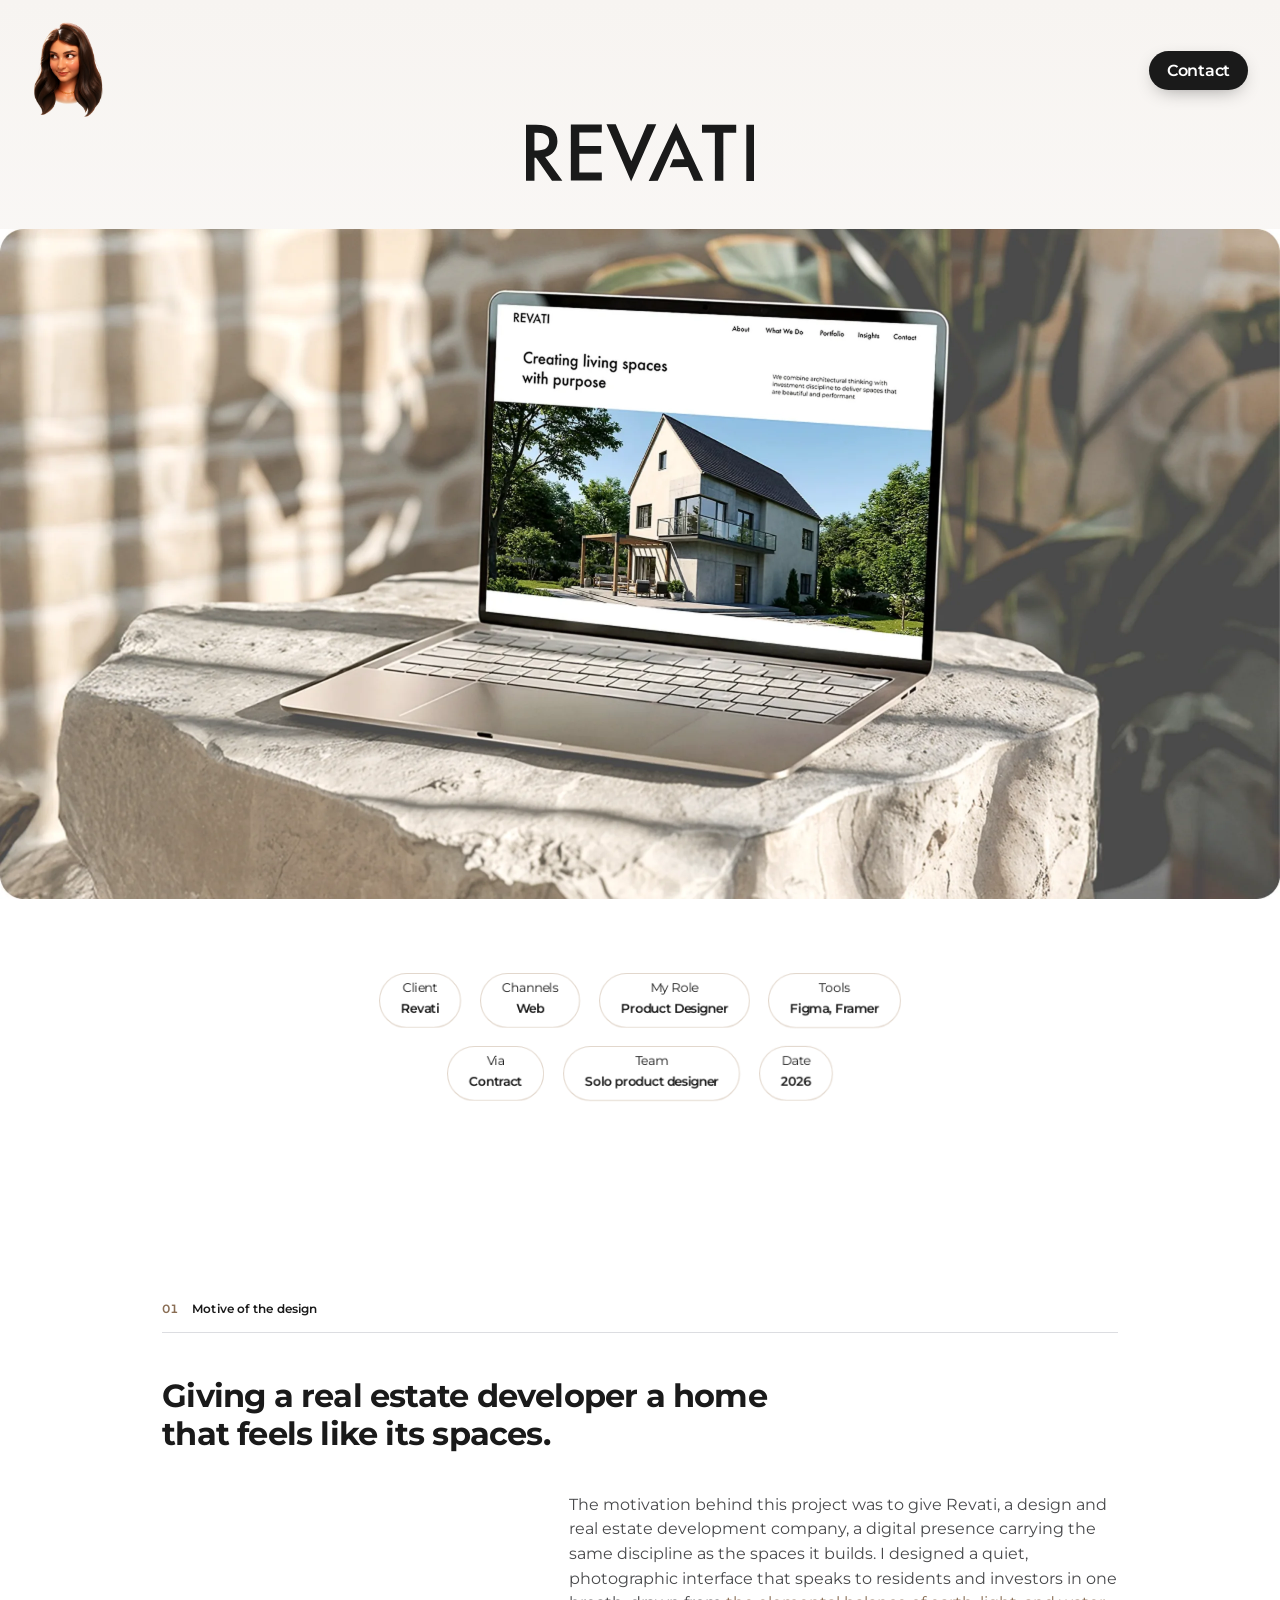
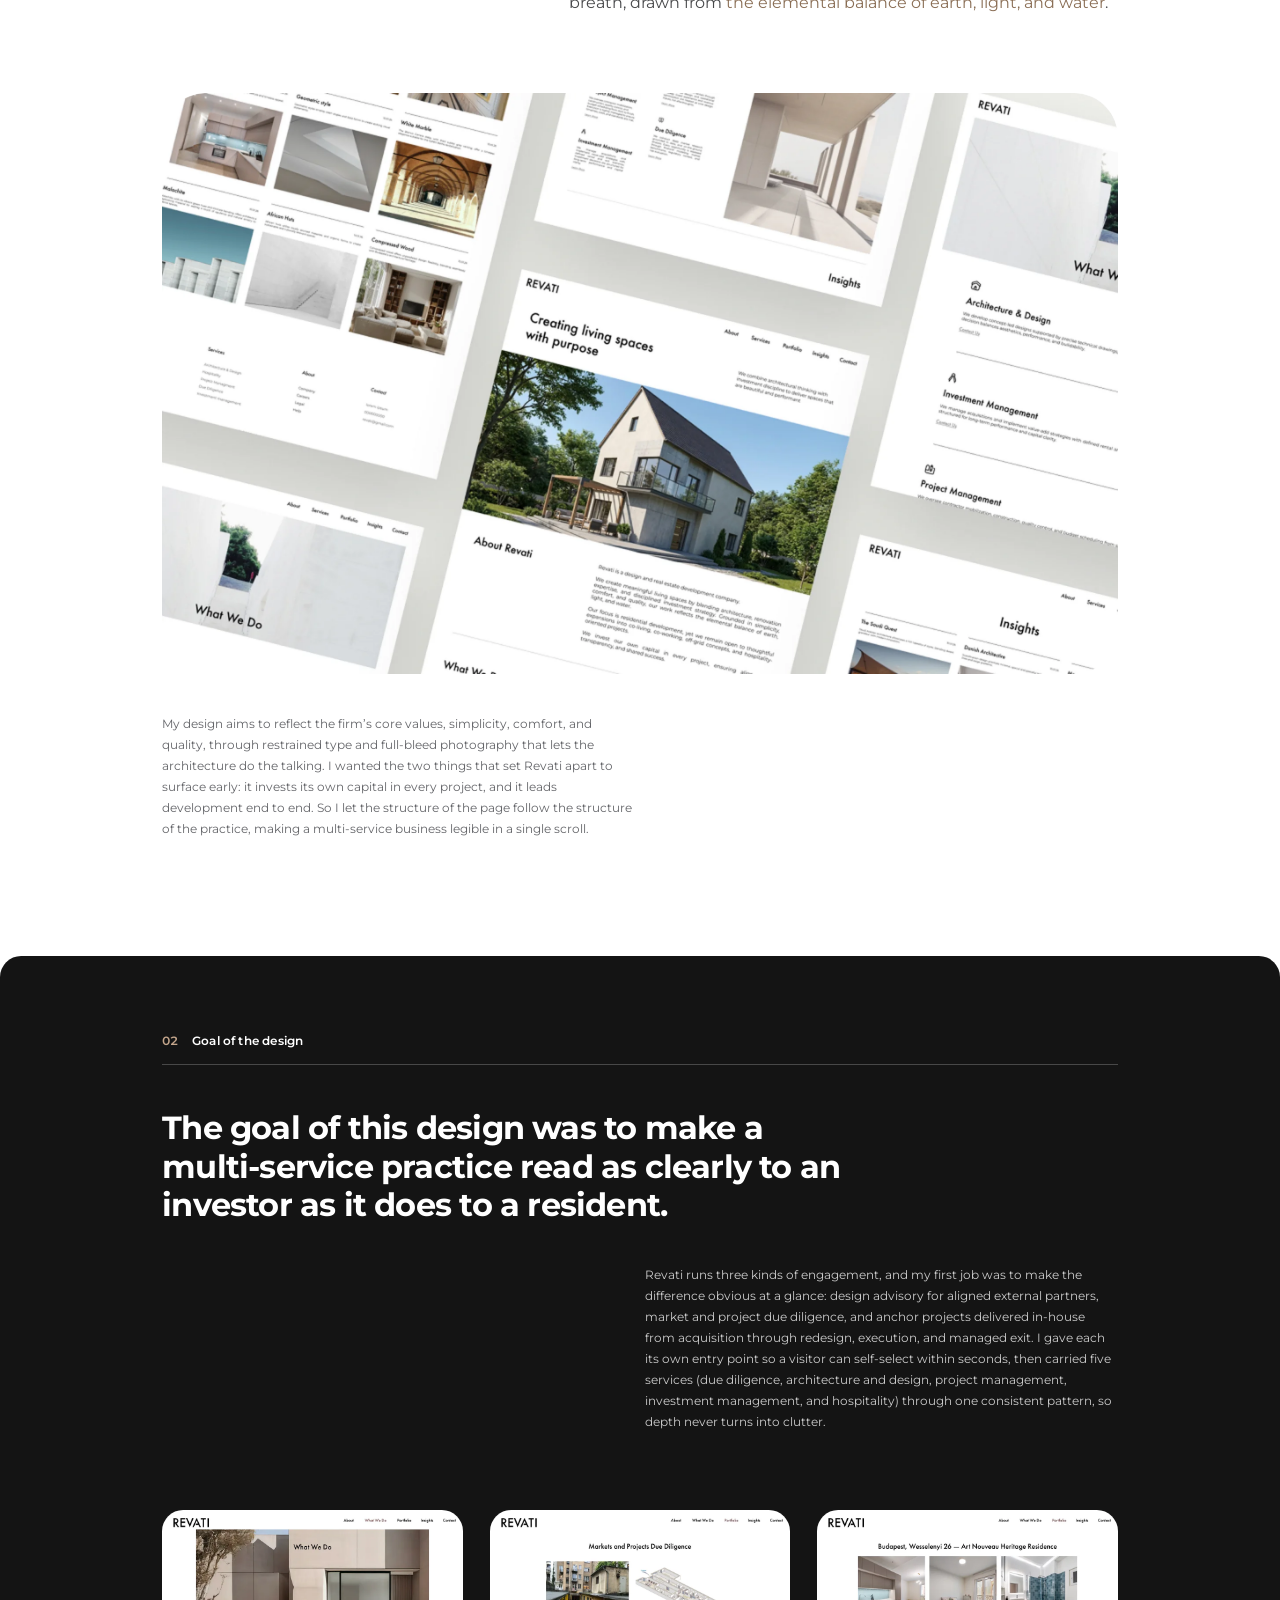
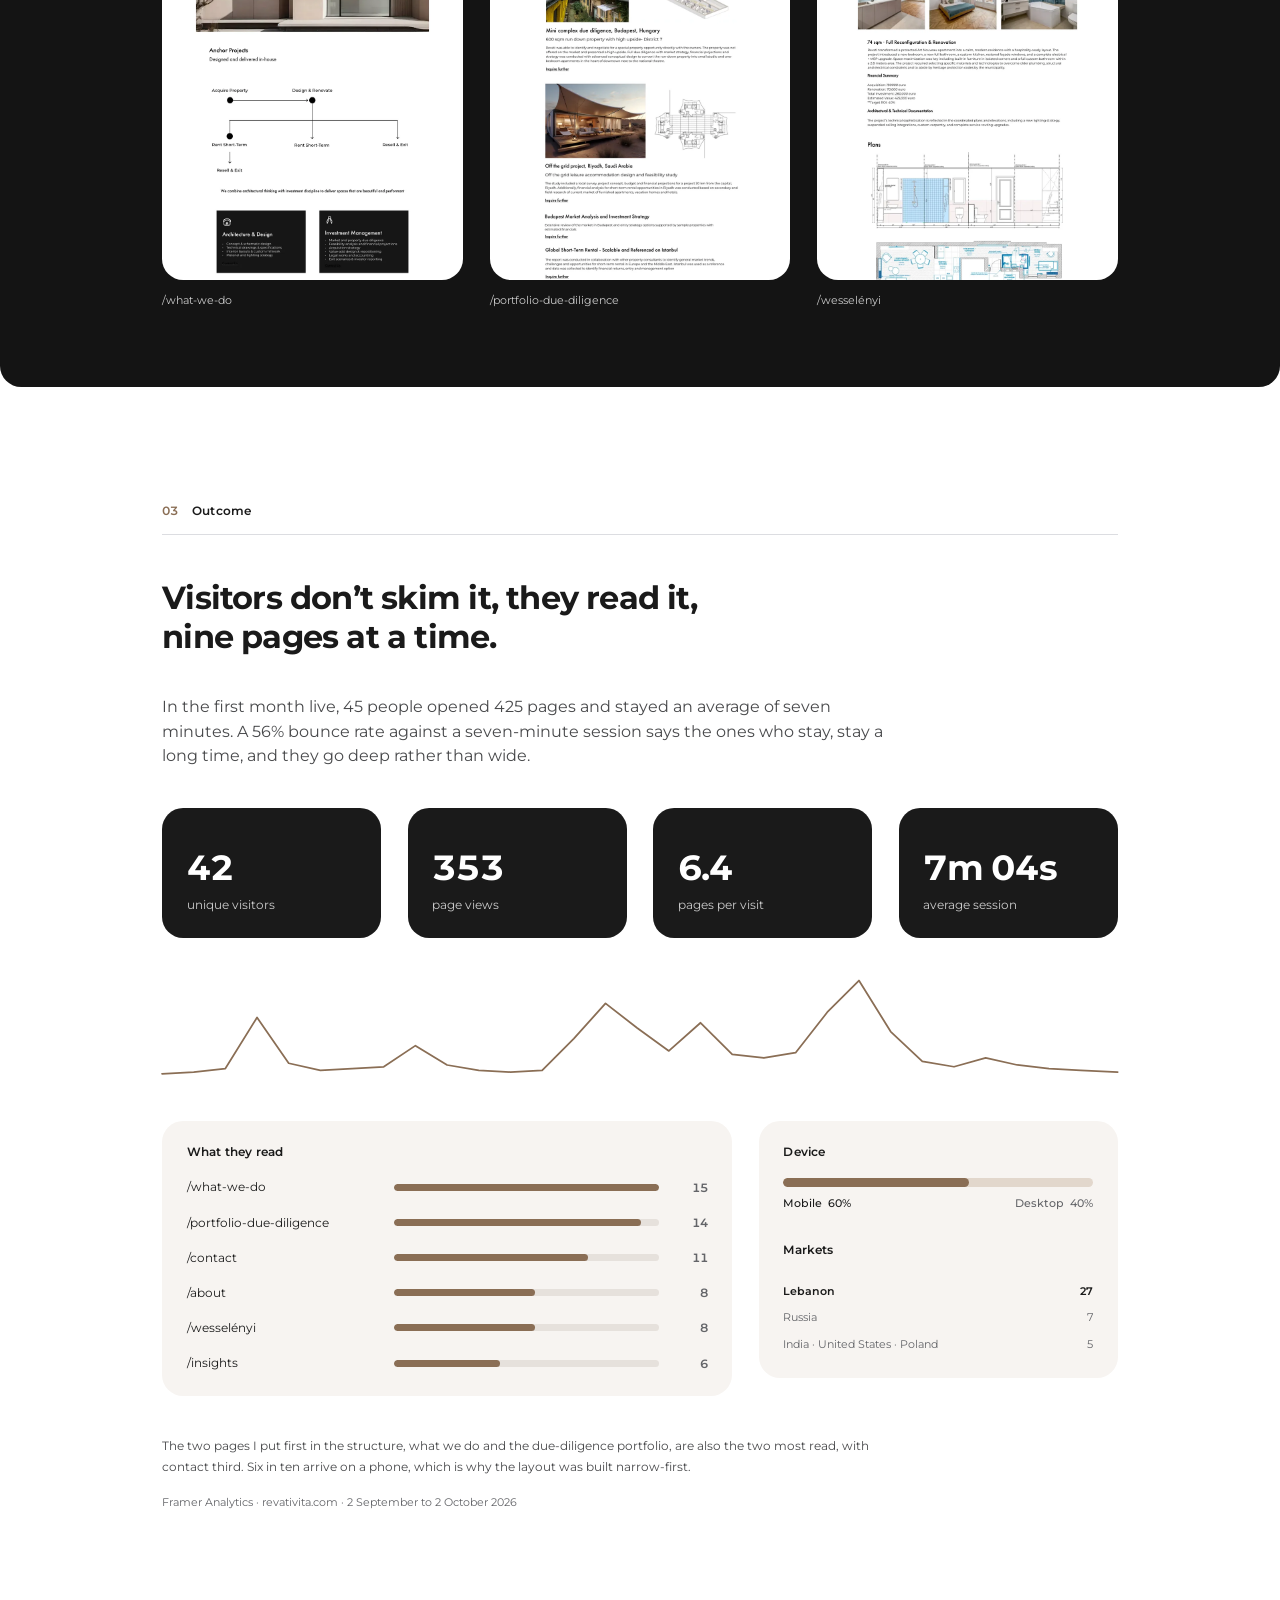
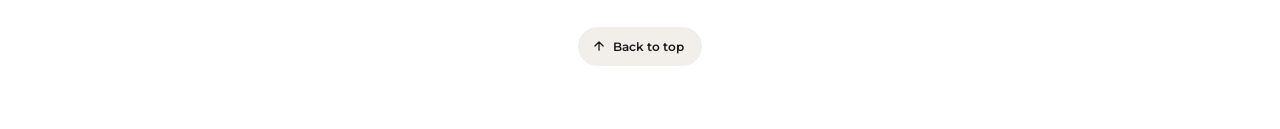
<file: revati-case.html>
<!DOCTYPE html>
<html lang="en">
<head>
<meta charset="UTF-8">
<meta name="viewport" content="width=device-width, initial-scale=1.0">
<title>Revati · Web Design · Reem Ezzedine</title>
<meta name="description" content="A site for a design and real estate development company that reads as clearly to an investor as it does to a resident: three engagement types, five services, one structure.">
<link rel="icon" type="image/png" href="assets/favicon.png">
<link rel="apple-touch-icon" href="assets/apple-touch-icon.png">
<!-- link previews: WhatsApp, LinkedIn, iMessage, Slack, X -->
<meta property="og:type" content="website">
<meta property="og:site_name" content="Reem Ezzedine">
<meta property="og:title" content="Revati · Web Design · Reem Ezzedine">
<meta property="og:description" content="A site for a design and real estate development company that reads as clearly to an investor as it does to a resident: three engagement types, five services, one structure.">
<meta property="og:url" content="https://reemezzedine.com/revati-case.html">
<meta property="og:image" content="https://reemezzedine.com/assets/og.jpg">
<meta property="og:image:width" content="1200">
<meta property="og:image:height" content="630">
<meta name="twitter:card" content="summary_large_image">
<meta name="twitter:title" content="Revati · Web Design · Reem Ezzedine">
<meta name="twitter:description" content="A site for a design and real estate development company that reads as clearly to an investor as it does to a resident: three engagement types, five services, one structure.">
<meta name="twitter:image" content="https://reemezzedine.com/assets/og.jpg">
<link rel="preconnect" href="https://fonts.googleapis.com">
<link rel="preconnect" href="https://fonts.gstatic.com" crossorigin>
<link rel="preload" as="image" href="assets/revati-case/hero.webp" fetchpriority="high">
<link href="https://fonts.googleapis.com/css2?family=Montserrat:wght@400;500;600;700;800&display=swap" rel="stylesheet">
<style>
  *, *::before, *::after { box-sizing: border-box; margin: 0; padding: 0; }

  :root {
    --ink:   #1A1A1A;          /* Revati's near-black */
    --body:  #48494B;
    --dim:   #646569;
    --line:  #DCDDE1;
    --stone: #8A6E55;          /* the accent, sampled from their interiors */
    --stone-lift: #C4A68C;     /* the same accent, lifted to read on black */
    --warm:  #F7F4F1;
    --tile:  #F2EFEB;
    --panel: #141414;
    --sec: 88px;               /* one vertical rhythm, as on the other case studies */
    --gap: 132px;              /* and the air between sections */
    --ui-scale: .88;
    --ios: cubic-bezier(.32,.72,0,1);
    --soft: cubic-bezier(.22,1,.36,1);
    --bubble: cubic-bezier(.34,1.56,.64,1);
    --spring: cubic-bezier(.34,1.42,.64,1);
  }

  html.lenis, html.lenis body { height: auto; }
  .lenis:not(.lenis-autoToggle).lenis-smooth { scroll-behavior: auto !important; }
  .lenis.lenis-smooth [data-lenis-prevent] { overscroll-behavior: contain; }
  .lenis.lenis-stopped { overflow: clip; }
  .lenis.lenis-autoToggle { transition-property: scroll-behavior; transition-duration: 0s; transition-behavior: allow-discrete; }

  body {
    font-family: "Montserrat", -apple-system, BlinkMacSystemFont, sans-serif;
    font-weight: 400; color: var(--ink); background: #fff;
    -webkit-font-smoothing: antialiased; overflow-x: hidden;
  }
  img { display: block; max-width: 100%; }
  button { font: inherit; color: inherit; background: none; border: 0; cursor: pointer; }
  :focus-visible { outline: 2px solid var(--stone); outline-offset: 3px; border-radius: 4px; }

  .wrap { width: 100%; max-width: 1280px; margin: 0 auto; padding: 0 clamp(20px, 7.6vw, 97px); }
  .page { zoom: var(--ui-scale); }

  /* ── loading screen: a pink bar that stretches and snaps, "loading" riding along (Uiverse, alexruix) ── */
  .loading {
    position: fixed; inset: 0; z-index: 10000; background: #fff;
    display: flex; align-items: center; justify-content: center;
    transition: opacity .45s ease, visibility 0s linear .45s;
  }
  html.ready .loading { opacity: 0; visibility: hidden; pointer-events: none; }
  .loader { width: 80px; height: 50px; position: relative; }
  .loader-text {
    position: absolute; top: 0; padding: 0; margin: 0;
    color: #ff8fae; font-family: "Montserrat", -apple-system, BlinkMacSystemFont, sans-serif;
    font-size: .8rem; font-weight: 500; letter-spacing: 1px;
    animation: text_713 3.5s ease both infinite;
  }
  .load {
    background-color: #ff2d55; border-radius: 50px; display: block;
    height: 16px; width: 16px; bottom: 0; position: absolute;
    transform: translateX(64px);
    animation: loading_713 3.5s ease both infinite;
  }
  .load::before {
    position: absolute; content: ""; width: 100%; height: 100%;
    background-color: #ffb3c7; border-radius: inherit;
    animation: loading2_713 3.5s ease both infinite;
  }
  @keyframes text_713 {
    0%   { letter-spacing: 1px; transform: translateX(0px); }
    40%  { letter-spacing: 2px; transform: translateX(26px); }
    80%  { letter-spacing: 1px; transform: translateX(32px); }
    90%  { letter-spacing: 2px; transform: translateX(0px); }
    100% { letter-spacing: 1px; transform: translateX(0px); }
  }
  @keyframes loading_713 {
    0%   { width: 16px; transform: translateX(0px); }
    40%  { width: 100%; transform: translateX(0px); }
    80%  { width: 16px; transform: translateX(64px); }
    90%  { width: 100%; transform: translateX(0px); }
    100% { width: 16px; transform: translateX(0px); }
  }
  @keyframes loading2_713 {
    0%   { transform: translateX(0px); width: 16px; }
    40%  { transform: translateX(0%); width: 80%; }
    80%  { width: 100%; transform: translateX(0px); }
    90%  { width: 80%; transform: translateX(15px); }
    100% { transform: translateX(0px); width: 16px; }
  }


  /* ══════════ HEADER: the portrait top-left, Contact top-right ══════════ */
  .top { position: fixed; top: 0; left: 0; right: 0; z-index: 200; display: flex; align-items: center; justify-content: space-between;
         padding: 22px 32px 0; pointer-events: none; opacity: 0; transform: translateY(-10px); animation: topIn .8s var(--ios) .12s forwards; }
  @keyframes topIn { to { opacity: 1; transform: none; } }
  html.loading .top { animation-play-state: paused; }
  .top > * { pointer-events: auto; }
  .head { width: 72px; height: 97px; display: block; transform-origin: center; transition: transform .55s var(--spring); }
  .head img { width: 100%; height: 100%; object-fit: contain; }
  .head:hover { transform: scale(1.08); }
  .cta {
    width: 99px; height: 39px; border-radius: 100px; display: grid; place-items: center;
    background: var(--ink); color: #fff; text-decoration: none;
    font-size: 16px; font-weight: 600; letter-spacing: -0.32px;
    box-shadow: 0 6px 20px -8px rgba(0,0,0,.45);
    transition: transform .45s var(--spring), background .35s var(--soft), color .35s var(--soft);
  }
  .cta:hover { transform: scale(1.06); }
  /* over the dark band the pill flips, the way it does on M2Med's navy */
  .cta.on-dark { background: #fff; color: var(--ink); }

  /* ══════════ 1 · HERO ══════════ */
  .hero { position: relative; background: linear-gradient(180deg, var(--warm) 0%, #FFFFFF 72%); padding: 140px 0 0; }
  .hero-mark { width: 260px; margin: 0 auto; }
  .hero-mark svg { width: 100%; height: auto; display: block; fill: var(--ink); }
  .hero-shot { margin: 54px auto 0; width: 100%; }
  .hero-shot img { width: 100%; height: auto; }

  .stage1 { opacity: 0; transform: translateY(16px); }
  .hero.in1 .stage1 { opacity: 1; transform: none; transition: opacity .7s var(--soft), transform .7s var(--soft); }
  .hero.in1 .hero-shot { transition-delay: 160ms; }

  /* ── info chips, the same build as the other case studies ── */
  .pills { position: relative; z-index: 4; margin: 84px auto 0; display: flex; flex-direction: column; align-items: center; gap: 20px; padding-bottom: 96px; }
  .pill-row { display: flex; flex-wrap: wrap; justify-content: center; gap: 21px; }
  .pill {
    display: flex; flex-direction: column; align-items: center; gap: 2px;
    padding: 7px 24px 8px; border-radius: 42px; border: 2px solid #E2D7CC;
    text-align: center; color: var(--ink);
    opacity: 0; filter: blur(13px); transform: scale(1.11) translateY(14px);
    will-change: transform, opacity, filter;
  }
  .pill .k, .pill .v { transition: opacity .7s var(--ios) .22s; opacity: 0; }
  .pill.in .k, .pill.in .v { opacity: 1; }
  .pill .k { font-size: 14px; line-height: 18px; text-transform: capitalize; white-space: nowrap; }
  .pill .v { font-size: 14px; line-height: 25px; font-weight: 600; letter-spacing: -.04px; white-space: nowrap; }

  /* ══════════ SECTIONS ══════════ */
  .sec { padding-top: var(--gap); }
  .sec-head { display: flex; align-items: baseline; gap: 0; }
  .sec-head .n { width: 34px; flex: none; font-size: 14px; font-weight: 600; letter-spacing: .2px; color: var(--stone); font-variant-numeric: tabular-nums; }
  .sec-head h2 { font-size: 14px; font-weight: 600; letter-spacing: .2px; }
  .sec-rule { height: 1px; background: var(--line); margin-top: 18px; }
  .sec h3, .dark h3 { font-size: 36px; line-height: 44px; font-weight: 700; letter-spacing: -.9px; margin-top: 50px; }
  .lede { font-size: 18px; line-height: 28px; color: var(--body); margin-top: 44px; max-width: 1086px; }
  .lede-narrow { width: 624px; max-width: 100%; }
  .lede-mid { max-width: 820px; }
  .lede .hl { color: var(--stone); }
  .col { font-size: 14px; line-height: 24px; color: var(--dim); margin-top: 44px; width: 537px; max-width: 100%; }
  .col-right { margin-left: auto; }
  .shot { margin-top: var(--sec); border-radius: 50px; overflow: hidden; }
  .shot img { width: 100%; }

  /* ── 02 sits on an off-black band so the white screens read as objects ── */
  .dark { background: var(--panel); border-radius: 24px; color: #fff; padding-top: var(--sec); padding-bottom: var(--sec); margin-top: var(--gap); }
  .dark .sec-head .n { color: var(--stone-lift); }
  .dark .sec-head h2, .dark h3 { color: #fff; }
  .dark .sec-rule { background: rgba(255,255,255,.22); }
  .dark .col { color: rgba(255,255,255,.78); }
  .trio { display: grid; grid-template-columns: repeat(3, 1fr); gap: 30px; margin-top: var(--sec); }
  .trio figure img { border-radius: 24px; width: 100%; }
  .trio figcaption { font-size: 13px; line-height: 20px; color: rgba(255,255,255,.78); margin-top: 14px; }

  /* ── 03 outcome ── */
  .stats { display: grid; grid-template-columns: repeat(4, 1fr); gap: 30px; margin-top: 44px; }
  .stat { background: var(--ink); color: #fff; border-radius: 24px; padding: 28px; display: flex; flex-direction: column; justify-content: flex-end; gap: 8px; min-height: 148px;
          opacity: 0; transform: translateY(16px); transition: opacity .6s var(--soft), transform .7s var(--soft); }
  .stat.in { opacity: 1; transform: none; }
  .stat .n { font-size: 40px; line-height: 48px; font-weight: 700; letter-spacing: -1.5px; font-variant-numeric: tabular-nums; white-space: nowrap; }
  .stat .l { font-size: 14px; line-height: 20px; color: rgba(255,255,255,.78); }

  .trend { margin-top: 44px; }
  .trend svg { width: 100%; height: 120px; display: block; overflow: visible; }
  .trend path { fill: none; stroke: var(--stone); stroke-width: 2; stroke-linecap: round; stroke-linejoin: round;
                stroke-dasharray: var(--len); stroke-dashoffset: var(--len); }
  .trend.in path { transition: stroke-dashoffset 2.2s var(--ios); stroke-dashoffset: 0; }

  .panels { display: grid; grid-template-columns: 648px 1fr; gap: 30px; margin-top: 44px; align-items: start; }
  .panel { background: var(--warm); border-radius: 24px; padding: 26px 28px 28px; }
  .panel h4 { font-size: 14px; font-weight: 600; letter-spacing: .2px; }
  .rows { margin-top: 22px; display: flex; flex-direction: column; gap: 20px; }
  .row { display: grid; grid-template-columns: 220px 1fr 40px; align-items: center; gap: 16px; }
  .row .p { font-size: 14px; line-height: 20px; }
  .row .track { height: 8px; border-radius: 999px; background: #E6E1DC; overflow: hidden; }
  .row .track i { display: block; height: 100%; border-radius: 999px; background: var(--stone); width: 0; transition: width 1.1s var(--ios) var(--d, 0ms); }
  .panel.in .row .track i { width: var(--w); }
  .row .v { font-size: 14px; font-weight: 600; color: var(--dim); text-align: right; font-variant-numeric: tabular-nums; }
  .split { margin-top: 22px; height: 10px; border-radius: 999px; background: #E2D7CC; overflow: hidden; }
  .split i { display: block; height: 100%; border-radius: 999px; background: var(--stone); width: 0; transition: width 1.1s var(--ios); }
  .panel.in .split i { width: var(--w); }
  .legend { display: flex; justify-content: space-between; margin-top: 10px; font-size: 13px; font-weight: 500; }
  .legend .b { color: var(--dim); }
  .geo { margin-top: 30px; display: flex; flex-direction: column; gap: 10px; }
  .geo div { display: flex; justify-content: space-between; font-size: 13px; line-height: 20px; color: var(--dim); }
  .geo div:first-child { color: var(--ink); font-weight: 600; }
  .note { font-size: 14px; line-height: 24px; color: var(--body); margin-top: 44px; max-width: 820px; }
  .source { font-size: 12px; line-height: 18px; color: var(--dim); margin-top: 20px; }

  /* ── back to top, the pill from the other case studies ── */
  .foot { display: flex; justify-content: center; padding: var(--gap) 0 72px; }
  .totop { display: inline-flex; align-items: center; gap: 8px; height: 44px; padding: 0 20px 0 16px; border-radius: 999px; background: var(--tile); color: var(--ink); font-size: 14px; font-weight: 600; transition: transform .45s var(--bubble), background .3s var(--ios); }
  .totop svg { width: 16px; height: 16px; stroke: currentColor; fill: none; stroke-width: 2.2; stroke-linecap: round; stroke-linejoin: round; }
  .totop:hover { transform: translateY(-3px); background: #E6E1DC; }

  .rise { opacity: 0; transform: translateY(18px); transition: opacity .7s var(--soft) var(--d, 0ms), transform .7s var(--soft) var(--d, 0ms); }
  .rise.in { opacity: 1; transform: none; }

  @media (prefers-reduced-motion: reduce) {
    .stage1, .pill, .rise, .stat { opacity: 1 !important; transform: none !important; filter: none !important; transition: none !important; }
    .pill .k, .pill .v { opacity: 1 !important; }
    .trend path { stroke-dashoffset: 0 !important; }
  }

  @media (max-width: 1000px) {
    .panels { grid-template-columns: 1fr; }
    .trio { grid-template-columns: 1fr; }
    .stats { grid-template-columns: repeat(2, 1fr); }
    .col { width: 100%; }
    .sec h3, .dark h3 { font-size: 28px; line-height: 36px; }
  }

  /* ── phones ── */
  @media (max-width: 767px) {
    :root { --gap: 72px; --sec: 56px; }
    .page { zoom: 1; }
    .top { padding: 14px 18px 0; }
    .head { width: 50px; height: 67px; }
    .cta { width: 88px; height: 34px; font-size: 14px; }

    .hero { padding-top: 104px; }
    .hero-mark { width: 180px; }
    .hero-shot { margin-top: 32px; }
    .pills { margin-top: 48px; padding-bottom: 56px; gap: 14px; }
    .pill-row { gap: 10px; }
    .pill { padding: 6px 16px 7px; }
    .pill .k, .pill .v { font-size: 13px; }
    .sec h3, .dark h3 { font-size: 24px; line-height: 32px; margin-top: 32px; letter-spacing: -.4px; }
    .sec h3 br, .dark h3 br { display: none; }
    .lede, .lede-narrow { font-size: 16px; line-height: 26px; margin-top: 28px; width: 100%; }
    .col { margin-top: 28px; }
    .shot { border-radius: 24px; margin-top: var(--sec); }
    .dark { border-radius: 20px; }
    .trio { gap: 36px; }
    /* one stat per row, so "7m 04s" is never squeezed */
    .stats { grid-template-columns: 1fr; gap: 14px; }
    .stat { min-height: 0; padding: 20px 22px; }
    .stat .n { font-size: 30px; line-height: 38px; }
    /* the bar list drops its fixed first column */
    .row { grid-template-columns: 1fr auto; row-gap: 8px; }
    .row .track { grid-column: 1 / -1; }
    .panel { padding: 22px 20px 24px; }
    .source, .trio figcaption, .geo div, .legend { font-size: 13px; }
    .trend svg { height: 84px; }
    .foot { padding-top: 72px; }
  }
</style>
</head>
<body>


<!-- Loading screen: lifts once the page's images are in (see the script right after it) -->
<div class="loading" id="loading" aria-hidden="true"><div class="loader"><p class="loader-text">loading</p><span class="load"></span></div></div>
<script>
(function () {
  var root = document.documentElement; root.classList.add('loading');
  var t0 = Date.now(), done = false;
  function ready() {
    if (done) return; done = true;
    var wait = Math.max(0, 400 - (Date.now() - t0));       /* never a flash: on screen for at least 400ms */
    setTimeout(function () {
      root.classList.remove('loading'); root.classList.add('ready');
      window.dispatchEvent(new Event('siteready'));
    }, wait);
  }
  window.addEventListener('load', function () {
    /* downloaded is not painted: wait until the pictures are decoded too */
    var imgs = [].filter.call(document.images, function (i) { return i.loading !== 'lazy' && i.decode; });
    Promise.all(imgs.map(function (i) { return i.decode().catch(function () {}); })).then(ready, ready);
  });
  setTimeout(ready, 6000);                                  /* and never a hang: 6s tops */
})();
</script>

<header class="top">
  <a class="head" href="index.html" aria-label="Reem Ezzedine, home"><img src="assets/portrait.webp" alt="Reem Ezzedine"></a>
  <a class="cta" href="index.html#work-with-me">Contact</a>
</header>

<main class="page">

  <!-- ══ 1 · HERO: the wordmark rises, then the shot ══ -->
  <header class="hero" id="hero">
    <div class="hero-mark stage1"><svg aria-hidden="true" xmlns="http://www.w3.org/2000/svg" viewBox="0 0 94.57 24.22"><path d="M94.57.77v23.19h-3.5V.77zm-13 3.25v19.9h-3.5V4.02h-5.33V.73h14.15v3.29zM50.7 23.93l3.77-.02 7.57-16.84 3.48 7.87-4.73.03-1.38 3.3 7.55-.04 2.46 5.62 3.83-.02L62.04 0zM37.1.51l6.42 15.28L50.02.52h3.83l-10.4 23.7L33.27.51zM31.33 3.9h-9.3v5.57h9.03v3.29h-9.03v7.75h9.3v3.29h-12.8V.61h12.8zM7.85 13.99l7.18 9.88h-4.28l-6.62-9.49H3.5v9.49H0V.69h4.1c3.06 0 5.28.58 6.64 1.73 1.5 1.28 2.25 2.97 2.25 5.08 0 1.64-.47 3.05-1.41 4.24-.94 1.18-2.18 1.94-3.72 2.27ZM3.5 11.34h1.11c3.31 0 4.97-1.27 4.97-3.8 0-2.37-1.61-3.56-4.84-3.56H3.49v7.36Z"/></svg></div>
    <figure class="hero-shot stage1"><img src="assets/revati-case/hero.webp" alt="The Revati site open on a laptop, on a stone block" fetchpriority="high"></figure>

    <div class="pills" aria-label="Project details">
      <div class="pill-row">
        <div class="pill"><span class="k">client</span><span class="v">Revati</span></div>
        <div class="pill"><span class="k">channels</span><span class="v">Web</span></div>
        <div class="pill"><span class="k">My role</span><span class="v">Product Designer</span></div>
        <div class="pill"><span class="k">Tools</span><span class="v">Figma, Framer</span></div>
      </div>
      <div class="pill-row">
        <div class="pill"><span class="k">Via</span><span class="v">Contract</span></div>
        <div class="pill"><span class="k">team</span><span class="v">Solo product designer</span></div>
        <div class="pill"><span class="k">Date</span><span class="v">2026</span></div>
      </div>
    </div>
  </header>

  <!-- ══ 2 · MOTIVE ══ -->
  <section class="sec">
    <div class="wrap">
      <div class="rise">
        <div class="sec-head"><span class="n">01</span><h2>Motive of the design</h2></div>
        <div class="sec-rule"></div>
      </div>
      <h3 class="rise">Giving a real estate developer a home<br>that feels like its spaces.</h3>
      <p class="lede rise col-right lede-narrow">The motivation behind this project was to give Revati, a design and real estate development company, a digital presence carrying the same discipline as the spaces it builds. I designed a quiet, photographic interface that speaks to residents and investors in one breath, drawn from <span class="hl">the elemental balance of earth, light, and water</span>.</p>
      <figure class="shot rise"><img src="assets/revati-case/collage.webp" alt="Pages from the Revati site, laid out together" loading="lazy" decoding="async"></figure>
      <p class="col rise">My design aims to reflect the firm&rsquo;s core values, simplicity, comfort, and quality, through restrained type and full-bleed photography that lets the architecture do the talking. I wanted the two things that set Revati apart to surface early: it invests its own capital in every project, and it leads development end to end. So I let the structure of the page follow the structure of the practice, making a multi-service business legible in a single scroll.</p>
    </div>
  </section>

  <!-- ══ 3 · GOAL, on the dark band ══ -->
  <section class="dark" id="dark">
    <div class="wrap">
      <div class="rise">
        <div class="sec-head"><span class="n">02</span><h2>Goal of the design</h2></div>
        <div class="sec-rule"></div>
      </div>
      <h3 class="rise">The goal of this design was to make a<br>multi-service practice read as clearly to an<br>investor as it does to a resident.</h3>
      <p class="col col-right rise">Revati runs three kinds of engagement, and my first job was to make the difference obvious at a glance: design advisory for aligned external partners, market and project due diligence, and anchor projects delivered in-house from acquisition through redesign, execution, and managed exit. I gave each its own entry point so a visitor can self-select within seconds, then carried five services (due diligence, architecture and design, project management, investment management, and hospitality) through one consistent pattern, so depth never turns into clutter.</p>

      <div class="trio">
        <figure class="rise"><img src="assets/revati-case/shot-what-we-do.webp" alt="The What we do page: the anchor-project path and the service cards" loading="lazy" decoding="async"><figcaption>/what-we-do</figcaption></figure>
        <figure class="rise" style="--d: 140ms"><img src="assets/revati-case/shot-due-diligence.webp" alt="The due diligence portfolio: Budapest, Riyadh and Istanbul studies" loading="lazy" decoding="async"><figcaption>/portfolio-due-diligence</figcaption></figure>
        <figure class="rise" style="--d: 280ms"><img src="assets/revati-case/shot-anchor.webp" alt="An anchor project page: Wesselényi 26, Budapest" loading="lazy" decoding="async"><figcaption>/wessel&eacute;nyi</figcaption></figure>
      </div>
    </div>
  </section>

  <!-- ══ 4 · OUTCOME ══ -->
  <section class="sec" id="outcome">
    <div class="wrap">
      <div class="rise">
        <div class="sec-head"><span class="n">03</span><h2>Outcome</h2></div>
        <div class="sec-rule"></div>
      </div>
      <h3 class="rise">Visitors don&rsquo;t skim it, they read it,<br>nine pages at a time.</h3>
      <p class="lede rise lede-mid">In the first month live, 45 people opened 425 pages and stayed an average of seven minutes. A 56% bounce rate against a seven-minute session says the ones who stay, stay a long time, and they go deep rather than wide.</p>

      <div class="stats" id="stats">
        <div class="stat"><p class="n"><span data-count="45" data-from="0">0</span></p><p class="l">unique visitors</p></div>
        <div class="stat"><p class="n"><span data-count="425" data-from="0">0</span></p><p class="l">page views</p></div>
        <div class="stat"><p class="n"><span data-count="9.4" data-from="0" data-dec="1">0</span></p><p class="l">pages per visit</p></div>
        <div class="stat"><p class="n">7m 04s</p><p class="l">average session</p></div>
      </div>

      <figure class="trend rise" id="trend" aria-label="Daily traffic, 2 September to 2 October 2026">
        <svg viewBox="0 0 1086 120" preserveAspectRatio="none" role="img">
          <path id="trendPath" d="M0 110 L36 108 L72 104 L108 46 L144 98 L180 106 L216 104 L252 102 L288 78 L324 100 L360 106 L396 108 L432 106 L468 70 L504 30 L540 58 L576 84 L612 52 L648 88 L684 92 L720 86 L756 40 L792 4 L828 62 L864 96 L900 102 L936 92 L972 100 L1008 104 L1044 106 L1086 108"/>
        </svg>
      </figure>

      <div class="panels">
        <div class="panel rise" id="panelPages">
          <h4>What they read</h4>
          <div class="rows">
            <div class="row"><span class="p">/what-we-do</span><span class="track"><i style="--w: 100%; --d: 0ms"></i></span><span class="v">15</span></div>
            <div class="row"><span class="p">/portfolio-due-diligence</span><span class="track"><i style="--w: 93.3%; --d: 90ms"></i></span><span class="v">14</span></div>
            <div class="row"><span class="p">/contact</span><span class="track"><i style="--w: 73.3%; --d: 180ms"></i></span><span class="v">11</span></div>
            <div class="row"><span class="p">/about</span><span class="track"><i style="--w: 53.3%; --d: 270ms"></i></span><span class="v">8</span></div>
            <div class="row"><span class="p">/wessel&eacute;nyi</span><span class="track"><i style="--w: 53.3%; --d: 360ms"></i></span><span class="v">8</span></div>
            <div class="row"><span class="p">/insights</span><span class="track"><i style="--w: 40%; --d: 450ms"></i></span><span class="v">6</span></div>
          </div>
        </div>

        <div class="panel rise" id="panelWho" style="--d: 140ms">
          <h4>Device</h4>
          <div class="split"><i style="--w: 60%"></i></div>
          <div class="legend"><span>Mobile&nbsp;&nbsp;60%</span><span class="b">Desktop&nbsp;&nbsp;40%</span></div>
          <h4 style="margin-top: 36px;">Markets</h4>
          <div class="geo">
            <div><span>Lebanon</span><span>27</span></div>
            <div><span>Russia</span><span>7</span></div>
            <div><span>India &middot; United States &middot; Poland</span><span>5</span></div>
          </div>
        </div>
      </div>

      <p class="note rise">The two pages I put first in the structure, what we do and the due-diligence portfolio, are also the two most read, with contact third. Six in ten arrive on a phone, which is why the layout was built narrow-first.</p>
      <p class="source rise">Framer Analytics &middot; revativita.com &middot; 2 September to 2 October 2026</p>
    </div>
  </section>

  <footer class="foot">
    <button class="totop" type="button" data-top>
      <svg viewBox="0 0 24 24" aria-hidden="true"><path d="M12 19V5M5 12l7-7 7 7"/></svg>Back to top
    </button>
  </footer>

</main>

<script src="assets/lenis.min.js"></script>
<script>
(function () {
  var reduce = window.matchMedia('(prefers-reduced-motion: reduce)').matches;

  /* ── Lenis: the same friction as the rest of the portfolio ── */
  var lenis = null;
  if (!reduce && typeof Lenis !== 'undefined') {
    lenis = new Lenis({ lerp: 0.1, smoothWheel: true, wheelMultiplier: 1, touchMultiplier: 1, autoToggle: true });
    window.__lenis = lenis;
    (function raf(t) { lenis.raf(t); requestAnimationFrame(raf); })(0);
  }
  function goTo(y) {
    if (lenis) lenis.scrollTo(y, { duration: 1.1 });
    else window.scrollTo({ top: y, behavior: reduce ? 'auto' : 'smooth' });
  }

  /* ══ A spring with Apple's model (WWDC23), mass = 1. Velocity persists
        across retargeting, which is what makes the chips feel physical. ══ */
  function Spring(duration, bounce, start) {
    var w = 2 * Math.PI / duration;
    this.k = w * w; this.c = 2 * (1 - bounce) * w;
    this.x = start || 0; this.t = start || 0; this.v = 0;
  }
  Spring.prototype.step = function (dt) {
    var f = -this.k * (this.x - this.t) - this.c * this.v;
    this.v += f * dt; this.x += this.v * dt;
    if (Math.abs(this.v) < 0.0015 && Math.abs(this.x - this.t) < 0.0008) { this.x = this.t; this.v = 0; return false; }
    return true;
  };

  /* ── 1 · hero: the wordmark rises, the shot follows ── */
  var hero = document.getElementById('hero');
  function intro() { hero.classList.add('in1'); }
  if (document.documentElement.classList.contains('ready')) requestAnimationFrame(intro);
  else window.addEventListener('siteready', function () { requestAnimationFrame(intro); }, { once: true });

  /* ── info chips: blur into focus, 85ms apart, on the first real scroll ── */
  var pills = [].slice.call(document.querySelectorAll('.pill'));
  var pillSprings = pills.map(function () { return new Spring(0.5, 0.30, 0); });
  var pillLive = false, fired = false, looping = false, lastT = 0;
  function firePills() {
    if (fired) return; fired = true; pillLive = true;
    pills.forEach(function (p, i) {
      setTimeout(function () { p.classList.add('in'); pillSprings[i].t = 1; kick(); }, i * 85);
    });
    window.removeEventListener('scroll', onFirst);
  }
  function onFirst() { if (window.scrollY > 28) firePills(); }
  if (reduce) {
    pills.forEach(function (p) { p.classList.add('in'); p.style.opacity = 1; p.style.filter = 'none'; p.style.transform = 'none'; });
    fired = true;
  } else {
    window.addEventListener('scroll', onFirst, { passive: true });
    setTimeout(function () { if (!fired) firePills(); }, 2600);   /* and on their own if nobody scrolls */
  }

  /* ── 3 · outcome: the numbers count up, once ── */
  var statsBox = document.getElementById('stats');
  var stats = [].slice.call(document.querySelectorAll('.stat'));
  var statsFired = false;
  function countUp(el) {
    var to = parseFloat(el.getAttribute('data-count'));
    var from = parseFloat(el.getAttribute('data-from') || '0');
    var dec = parseInt(el.getAttribute('data-dec') || '0', 10);
    var dur = 1100, t0 = 0;
    (function tick(now) {
      if (!t0) t0 = now;
      var p = Math.min(1, (now - t0) / dur), e = 1 - Math.pow(1 - p, 3);
      el.textContent = (from + (to - from) * e).toFixed(dec);
      if (p < 1) requestAnimationFrame(tick);
    })(performance.now());
  }
  function fireStats() {
    statsFired = true;
    stats.forEach(function (s, i) {
      setTimeout(function () { s.classList.add('in'); [].forEach.call(s.querySelectorAll('[data-count]'), countUp); }, i * 150);
    });
  }
  function checkStats() {
    if (statsFired || !statsBox) return;
    var r = statsBox.getBoundingClientRect();
    if (r.top <= window.innerHeight * 0.8 && r.bottom > 0) fireStats();
  }
  if (reduce) {
    stats.forEach(function (s) { s.classList.add('in'); [].forEach.call(s.querySelectorAll('[data-count]'), function (el) { el.textContent = el.getAttribute('data-count'); }); });
    statsFired = true;
  }

  /* the chips' per-frame spring, run only while something is moving */
  function paint(dt) {
    var moving = false;
    if (pillLive) {
      for (var i = 0; i < pills.length; i++) {
        var s = pillSprings[i]; if (s.step(dt)) moving = true; var p = s.x;
        pills[i].style.opacity = Math.min(1, p * 1.35).toFixed(3);
        pills[i].style.filter = 'blur(' + ((1 - p) * 13).toFixed(2) + 'px)';
        pills[i].style.transform = 'scale(' + (1.11 - 0.11 * p).toFixed(4) + ') translateY(' + ((1 - p) * 14).toFixed(2) + 'px)';
      }
    }
    return moving;
  }
  function loop(now) {
    var dt = lastT ? (now - lastT) / 1000 : 1 / 60; lastT = now;
    if (dt > 1 / 30) dt = 1 / 30;
    if (paint(dt)) requestAnimationFrame(loop); else { looping = false; lastT = 0; }
  }
  function kick() { if (reduce || looping) return; looping = true; requestAnimationFrame(loop); }

  /* ── everything else rises as it arrives; the bars and the trend line
        draw themselves when their block lands ── */
  var risers = [].slice.call(document.querySelectorAll('.rise'));
  if (reduce || !('IntersectionObserver' in window)) {
    risers.forEach(function (r) { r.classList.add('in'); });
  } else {
    var ro = new IntersectionObserver(function (es) {
      es.forEach(function (e) { if (e.isIntersecting) { e.target.classList.add('in'); ro.unobserve(e.target); } });
    }, { threshold: 0.12, rootMargin: '0px 0px -6% 0px' });
    risers.forEach(function (r) { ro.observe(r); });
  }

  /* the trend line's dash length has to match its own geometry */
  var tp = document.getElementById('trendPath');
  if (tp && tp.getTotalLength) {
    var len = Math.ceil(tp.getTotalLength());
    tp.style.setProperty('--len', len);
  }

  /* ── the Contact pill flips white over the dark band ── */
  var cta = document.querySelector('.cta');
  var dark = [].slice.call(document.querySelectorAll('.dark'));
  var ctaRaf = 0;
  function checkCta() {
    ctaRaf = 0;
    var r = cta.getBoundingClientRect(), mid = r.top + r.height / 2;
    cta.classList.toggle('on-dark', dark.some(function (n) {
      var b = n.getBoundingClientRect(); return b.top <= mid && b.bottom >= mid;
    }));
  }

  function onScroll() {
    checkStats();
    if (!ctaRaf) ctaRaf = requestAnimationFrame(checkCta);
  }
  window.addEventListener('scroll', onScroll, { passive: true });
  window.addEventListener('resize', onScroll);
  window.addEventListener('load', onScroll);
  onScroll();

  /* ── the pill glides home ── */
  [].forEach.call(document.querySelectorAll('[data-top]'), function (el) {
    el.addEventListener('click', function (e) { e.preventDefault(); goTo(0); });
  });
})();
</script>

<!-- Cloudflare Web Analytics: visits, pages, countries, referrers - no cookies -->
<script defer src="https://static.cloudflareinsights.com/beacon.min.js" data-cf-beacon='{"token": "e174c76898154a39a729ac72d5a34d9d"}'></script>
</body>
</html>
</file>
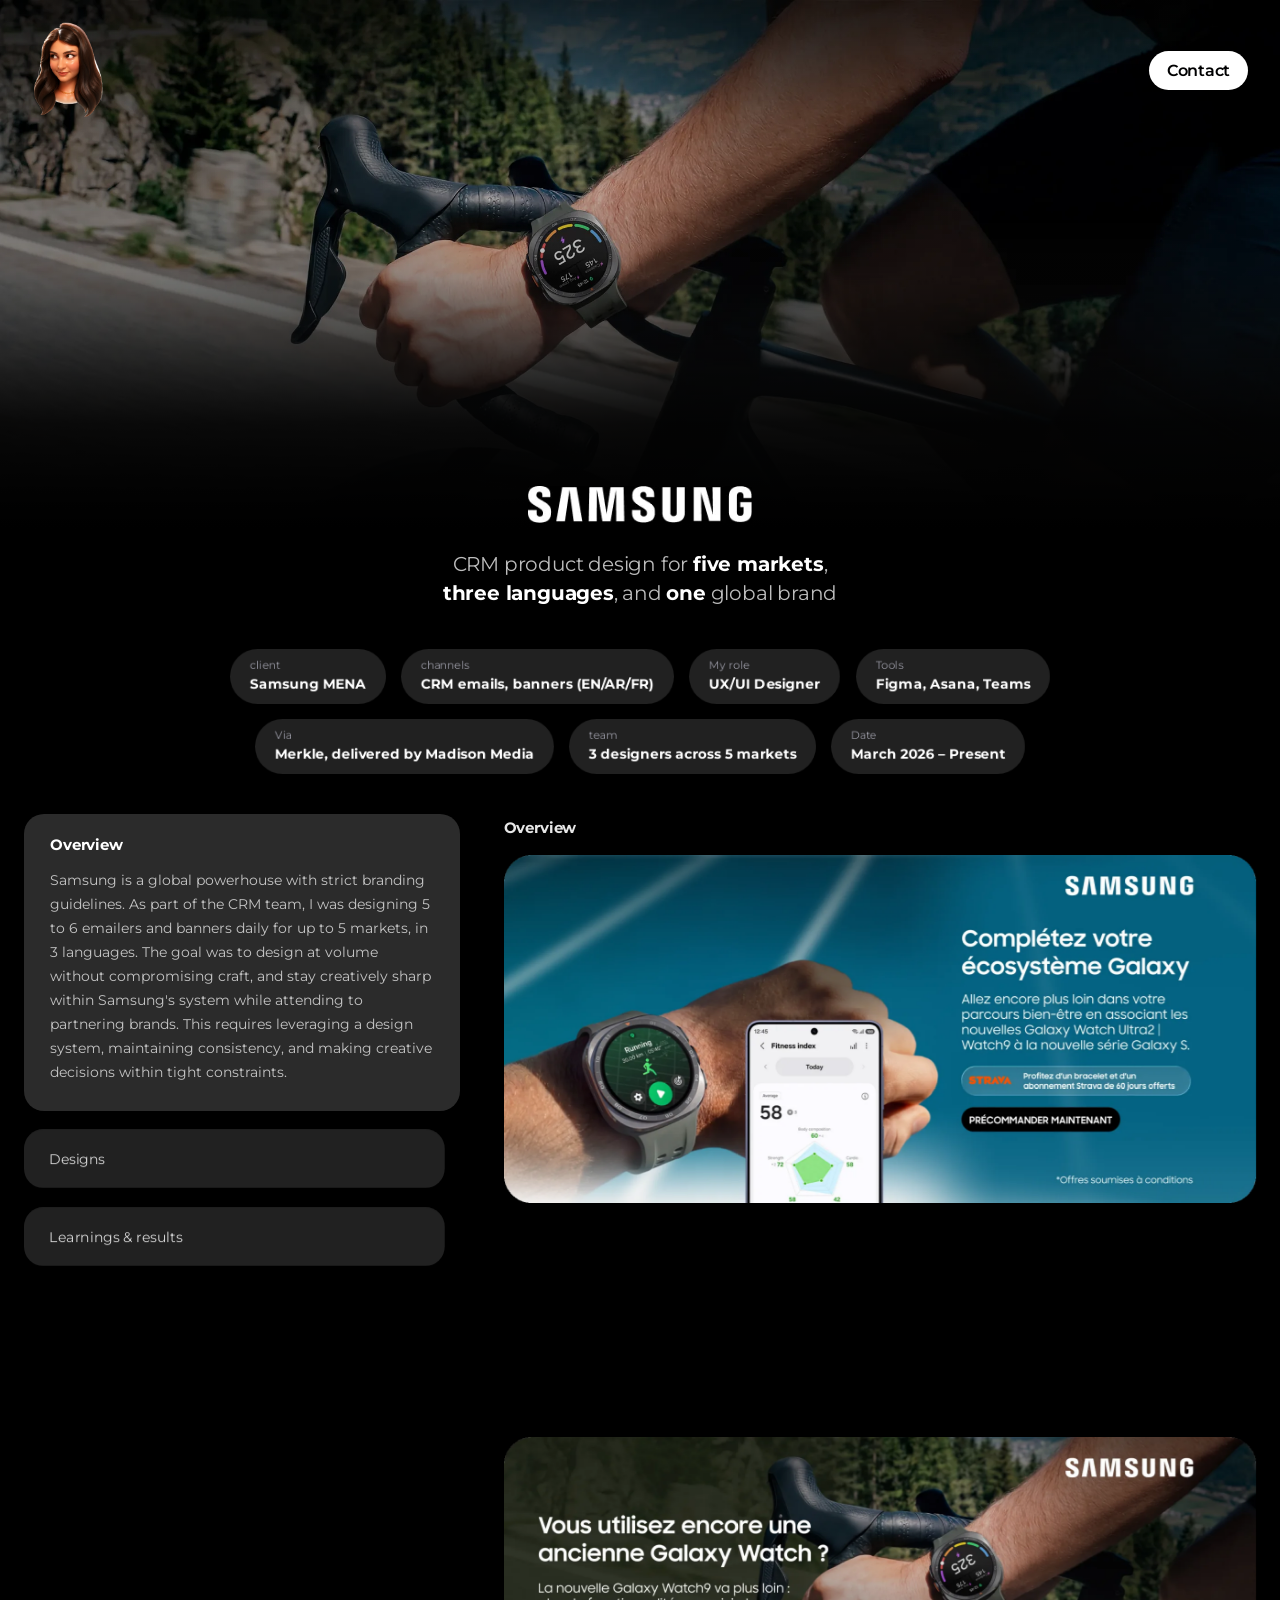
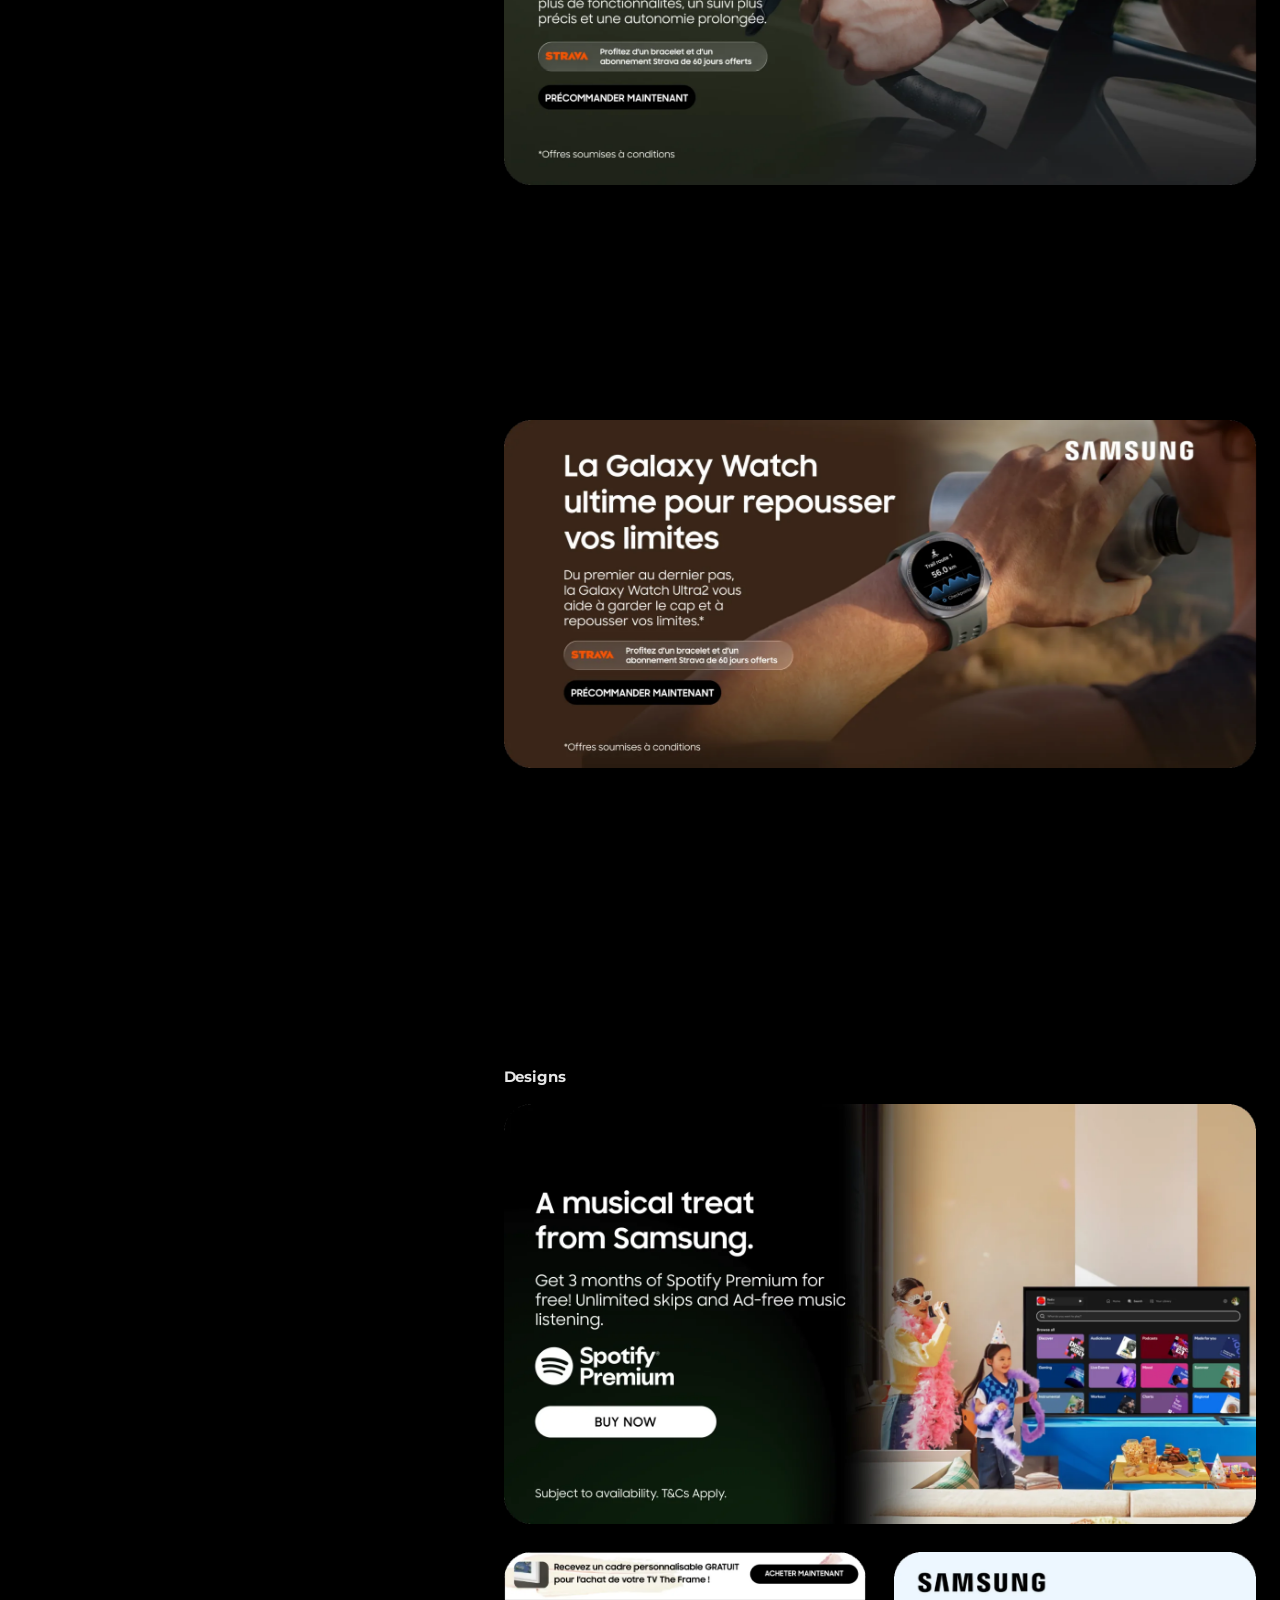
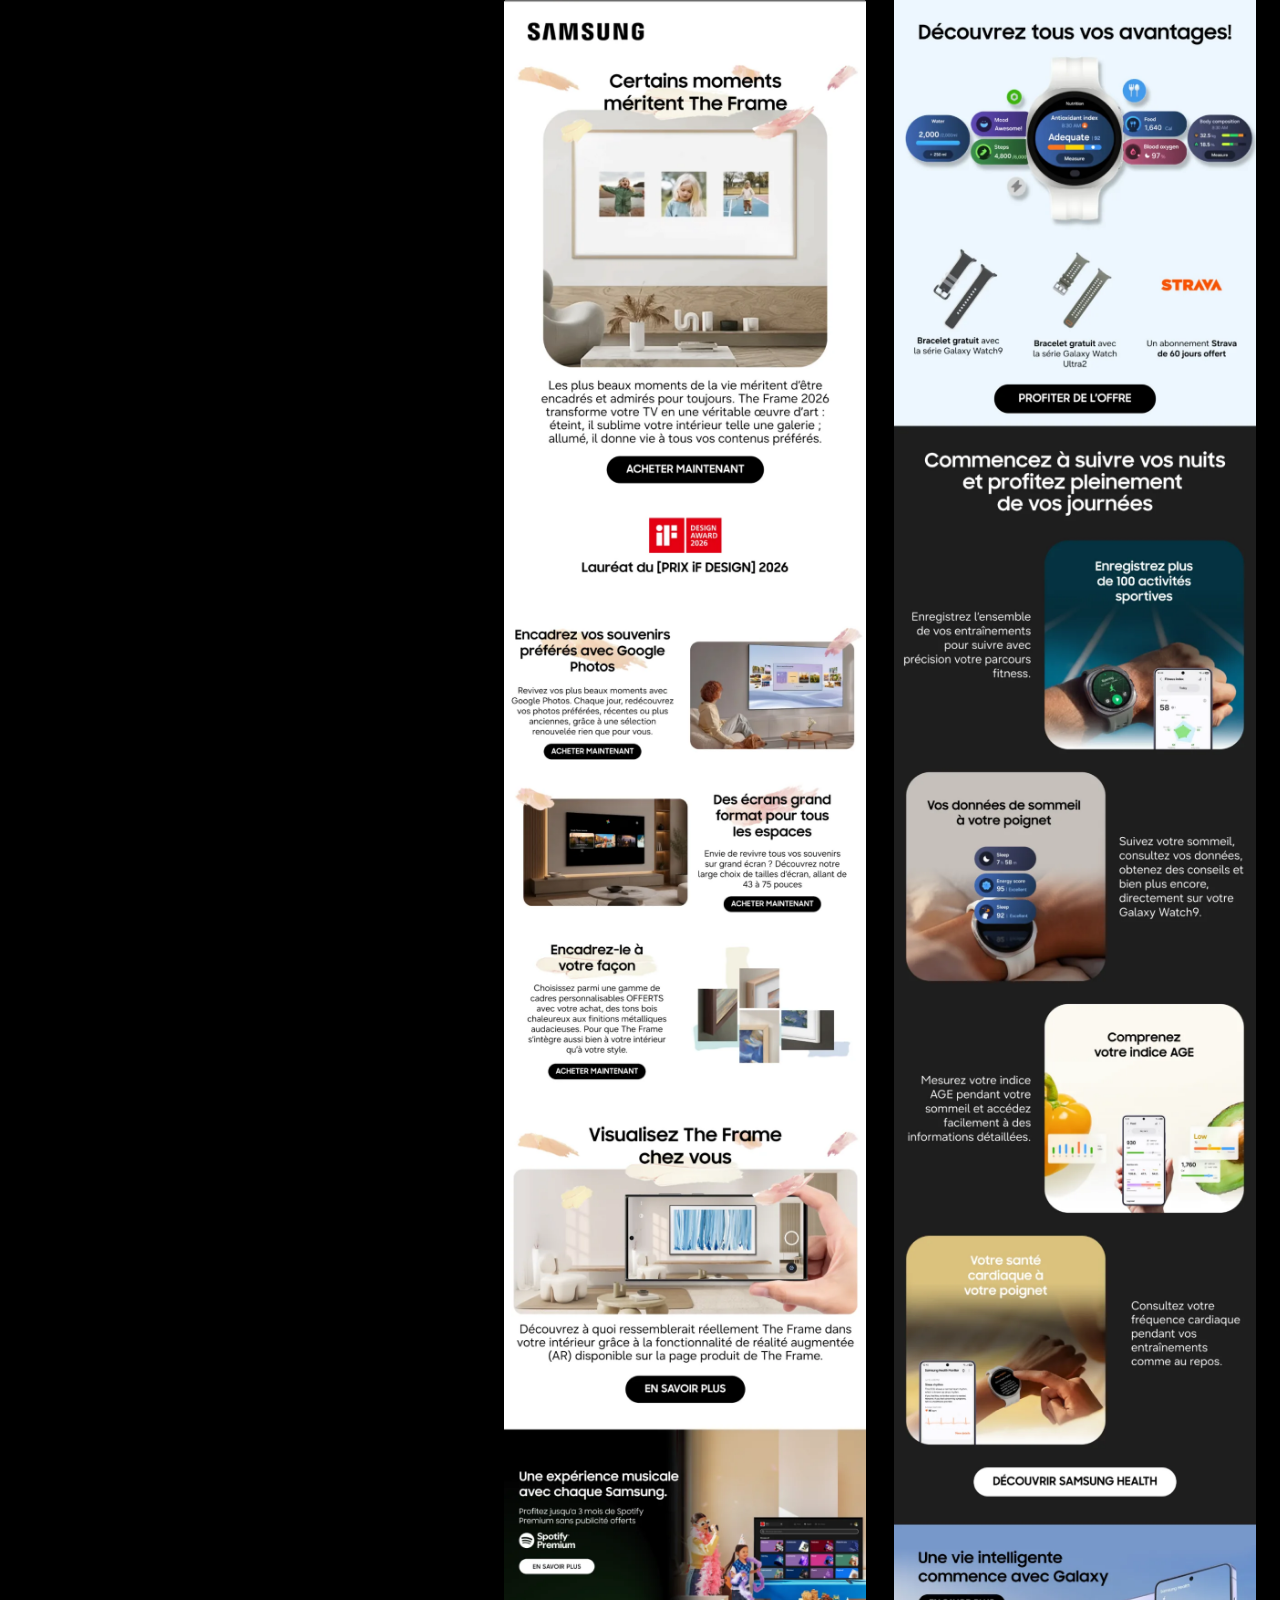
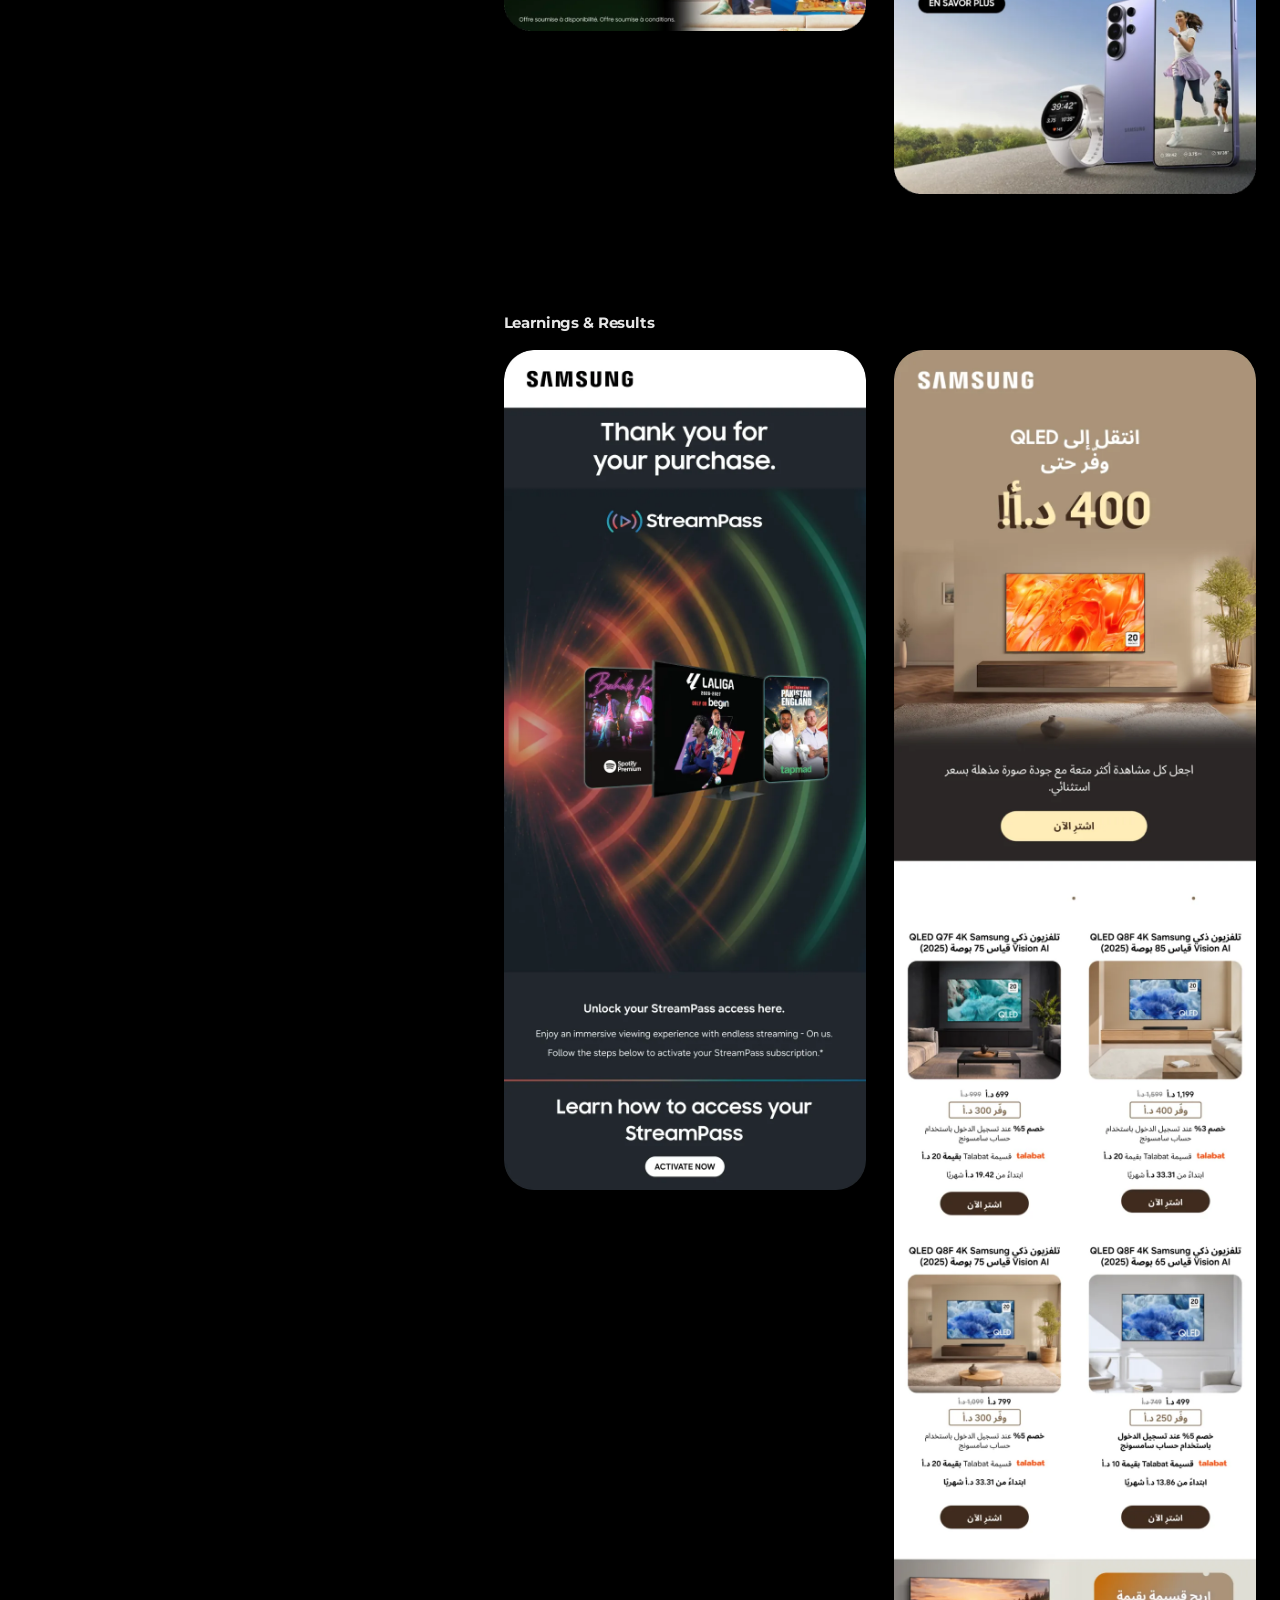
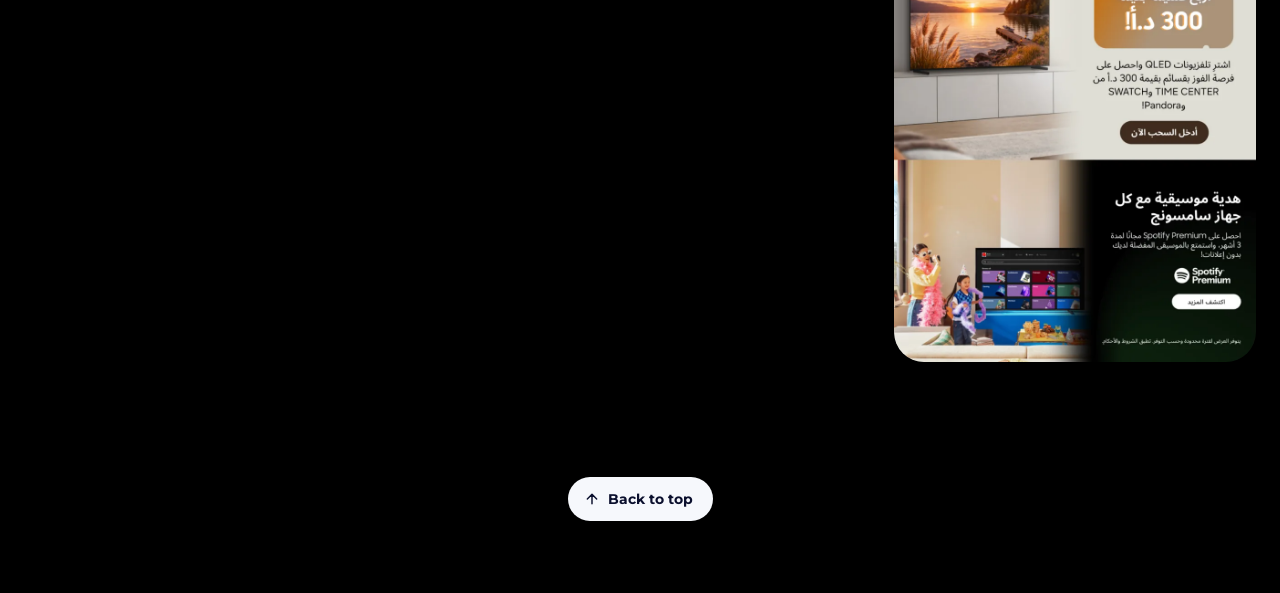
<file: samsung-case.html>
<!DOCTYPE html>
<html lang="en">
<head>
<meta charset="UTF-8">
<meta name="viewport" content="width=device-width, initial-scale=1.0">
<title>Samsung — CRM Product Design · Reem Ezzedine</title>
<meta name="description" content="CRM product design at Samsung: campaign emailers that converted at 15 to 20 product sales per send, RTL and LTR interfaces, and design-system contributions.">
<link rel="icon" type="image/png" href="assets/favicon.png">
<link rel="apple-touch-icon" href="assets/apple-touch-icon.png">
<!-- link previews: WhatsApp, LinkedIn, iMessage, Slack, X -->
<meta property="og:type" content="website">
<meta property="og:site_name" content="Reem Ezzedine">
<meta property="og:title" content="Samsung — CRM Product Design · Reem Ezzedine">
<meta property="og:description" content="CRM product design at Samsung: campaign emailers that converted at 15 to 20 product sales per send, RTL and LTR interfaces, and design-system contributions.">
<meta property="og:url" content="https://reemezzedine.com/samsung-case.html">
<meta property="og:image" content="https://reemezzedine.com/assets/og.jpg">
<meta property="og:image:width" content="1200">
<meta property="og:image:height" content="630">
<meta name="twitter:card" content="summary_large_image">
<meta name="twitter:title" content="Samsung — CRM Product Design · Reem Ezzedine">
<meta name="twitter:description" content="CRM product design at Samsung: campaign emailers that converted at 15 to 20 product sales per send, RTL and LTR interfaces, and design-system contributions.">
<meta name="twitter:image" content="https://reemezzedine.com/assets/og.jpg">
<link rel="preconnect" href="https://fonts.googleapis.com">
<link rel="preconnect" href="https://fonts.gstatic.com" crossorigin>
<link href="https://fonts.googleapis.com/css2?family=Montserrat:wght@400;500;600;700&display=swap" rel="stylesheet">
<style>
  *, *::before, *::after { box-sizing: border-box; margin: 0; padding: 0; }

  :root {
    --bg: #000000;
    --muted: #9a9aa5;
    --stick: 128px;
    --rail-w: 436px;
    --col-gap: 28px;

    /* iOS-flavoured motion */
    --ios: cubic-bezier(.32,.72,0,1);
    --bubble: cubic-bezier(.34,1.56,.64,1);
    --soft: cubic-bezier(.22,1,.36,1);
    /* heavy: slow to leave, drifts past, settles back — mass */
    --weight: cubic-bezier(.16,.84,.24,1.04);
  }

  /* Lenis owns scrolling — native smooth behaviour must stay off or the two fight */
  html.lenis, html.lenis body { height: auto; }
  .lenis:not(.lenis-autoToggle).lenis-smooth { scroll-behavior: auto !important; }
  .lenis.lenis-smooth [data-lenis-prevent] { overscroll-behavior: contain; }
  .lenis.lenis-stopped { overflow: clip; }
  .lenis.lenis-smooth iframe { pointer-events: none; }
  .lenis.lenis-autoToggle { transition-property: scroll-behavior; transition-duration: 0s; transition-behavior: allow-discrete; }

  body {
    background: var(--bg); color: #fff;
    font-family: "Montserrat", -apple-system, BlinkMacSystemFont, "Segoe UI", sans-serif;
    font-weight: 400; -webkit-font-smoothing: antialiased; overflow-x: hidden;
  }

  /* ══════════ GLASS — exactly as designed in Figma ══════════
     fill #A6A6A6 @ 20%, no stroke, soft backdrop blur                */
  .glass {
    position: relative;
    background: rgba(166,166,166,0.2);
    border: none;
    backdrop-filter: blur(14px) saturate(140%);
    -webkit-backdrop-filter: blur(14px) saturate(140%);
  }

  /* ══════════ HEADER: the portrait far left, Contact far right, no bar ══════════ */
  .top { position: fixed; top: 0; left: 0; right: 0; z-index: 200; display: flex; align-items: center; justify-content: space-between;
         padding: 22px 32px 0; pointer-events: none; opacity: 0; transform: translateY(-10px); animation: topIn .8s var(--ios) .12s forwards; }
  @keyframes topIn { to { opacity: 1; transform: none; } }
  html.loading .top { animation-play-state: paused; }   /* the header waits for the loading screen to lift */
  .top > * { pointer-events: auto; }
  .head { width: 72px; height: 97px; display: block; transform-origin: center; transition: transform .55s cubic-bezier(.34, 1.42, .64, 1); }
  .head img { width: 100%; height: 100%; object-fit: contain; display: block; }
  .head:hover { transform: scale(1.08); }
  .cta {
    width: 99px; height: 39px; border-radius: 100px; display: grid; place-items: center;
    background: #fff; color: #000001; text-decoration: none;
    font-size: 16px; font-weight: 600; letter-spacing: -0.32px;
    box-shadow: 0 6px 20px -8px rgba(0,0,0,.6);
    transition: transform .45s var(--bubble);
  }
  .cta:hover { transform: scale(1.045); }
  @media (max-width: 700px) { .top { padding: 14px 18px 0; } .head { width: 54px; height: 73px; } }

  /* ══════════ HERO ══════════ */
  .hero { position: relative; padding-bottom: 40px; }
  .hero-media {
    position: absolute; top: 0; left: 50%; transform: translateX(-50%);
    width: 107.5%; max-width: 1548px; height: clamp(330px, 41.3vw, 595px);
    overflow: hidden; z-index: 0;
  }
  .hero-media img { width: 100%; height: 100%; object-fit: cover; display: block; }
  .hero-media::after {
    content: ""; position: absolute; inset: 0;
    background: linear-gradient(to bottom,
      rgba(0,0,0,0.30) 0%, rgba(0,0,0,0) 22%,
      rgba(0,0,0,0.20) 52%, rgba(0,0,0,0.86) 80%, #000 100%);
  }

  .hero-inner {
    position: relative; z-index: 1; text-align: center;
    padding: clamp(268px, 38vw, 548px) 24px 0;
  }
  .wordmark { width: clamp(180px, 17.5vw, 252px); height: auto; display: block; margin: 0 auto; }

  .tagline {
    margin: 26px auto 0; max-width: 720px;
    font-size: clamp(18px, 1.6vw, 23px); line-height: 1.42; font-weight: 400;
    letter-spacing: -0.01em; color: rgba(255,255,255,0.74);
  }
  .tagline strong { font-weight: 700; color: #fff; }

  /* ══════════ PILLS ══════════ */
  .pills { margin-top: 42px; display: flex; flex-direction: column; align-items: center; gap: 15px; }
  .pill-row { display: flex; flex-wrap: wrap; justify-content: center; gap: 15px; }
  .pill {
    display: flex; flex-direction: column; gap: 1px;
    padding: 8px 20px 10px; border-radius: 42px; text-align: left;
    /* blur into focus — arrives soft, slightly oversized and out of place,
       then sharpens and snaps home. Transform/opacity/filter are written
       every frame by the spring integrator, so no CSS transition here.    */
    opacity: 0; filter: blur(13px); transform: scale(1.11) translateY(14px);
    will-change: transform, opacity, filter;
  }
  .pill .k, .pill .v { transition: opacity .7s var(--ios) .22s; opacity: 0; }
  .pill.in .k, .pill.in .v { opacity: 1; }
  .pill .k { font-size: 11px; color: var(--muted); line-height: 1.5; white-space: nowrap; }
  .pill .v { font-size: 13.5px; font-weight: 700; color: #fff; line-height: 1.45; white-space: nowrap; letter-spacing: -0.01em; }

  /* ══════════ BODY LAYOUT ══════════ */
  .body-wrap {
    max-width: 1440px; margin: 0 auto; padding: 0 24px;
    display: grid; grid-template-columns: var(--rail-w) 1fr;
    gap: clamp(28px, 3.4vw, 49px); align-items: start;
  }

  /* ---- left rail accordion ---- */
  .rail { position: sticky; top: var(--stick); align-self: start; display: flex; flex-direction: column; gap: 17px; }

  .rail-item {
    border-radius: 20px; overflow: hidden; cursor: pointer;
    transition: transform .7s var(--ios), background .8s var(--ios);
    transform: scale(.965); transform-origin: left center;
  }
  .rail-item.active { transform: scale(1); background: rgba(166,166,166,0.26); }
  .rail-item:not(.active):hover { transform: scale(.985); }

  .rail-head {
    padding: 21px 26px; font-size: 15px; font-weight: 400;
    letter-spacing: -0.01em; color: rgba(255,255,255,0.82);
    display: flex; align-items: center; justify-content: space-between; gap: 12px;
    transition: color .45s var(--ios), padding .7s var(--ios);
  }
  .rail-item.active .rail-head { color: #fff; font-weight: 700; padding-bottom: 14px; }

  .rail-body {
    display: grid; grid-template-rows: 0fr; opacity: 0;
    transition: grid-template-rows 1.1s var(--weight), opacity .72s var(--ios);
  }
  .rail-item.active .rail-body { grid-template-rows: 1fr; opacity: 1; }
  .rail-body > .rail-inner { overflow: hidden; }
  .rail-inner-pad { padding: 0 26px 27px; }

  .rail-body p {
    font-size: 13.5px; line-height: 1.78; font-weight: 400; color: rgba(255,255,255,0.72);
  }
  .rail-body h4 {
    font-size: 13.5px; font-weight: 700; color: #fff; margin: 0 0 10px;
  }
  .rail-body h4 + ul { margin-bottom: 22px; }
  .rail-body ul { list-style: none; display: flex; flex-direction: column; gap: 11px; }
  .rail-body li {
    font-size: 13.5px; line-height: 1.72; font-weight: 400; color: rgba(255,255,255,0.72);
    padding-left: 15px; position: relative;
  }
  .rail-body li::before {
    content: ""; position: absolute; left: 0; top: 9px;
    width: 4px; height: 4px; border-radius: 50%; background: rgba(255,255,255,0.45);
  }

  /* ---- right column ---- */
  .stage { display: flex; flex-direction: column; }

  .seg-label {
    font-size: 15px; font-weight: 700; color: rgba(255,255,255,0.9);
    letter-spacing: -0.01em; padding-top: 4px; margin-bottom: 18px;
  }

  /* corners live in the PNG itself (masked to the designed 30px radius) —
     no CSS radius, no backing fill, nothing added to the artwork          */
  .shot { display: block; width: 100%; background: none; border-radius: 0; overflow: visible; }
  .shot img { width: 100%; height: auto; display: block; }
  .emailers .shot img { border-radius: 30px; }

  /* section 1 — sticky overlap stack */
  /* push-and-shrink: the covered graphic recedes as the next one lands on it.
     transform/filter are driven per-frame from JS, so no transition here.   */
  .stack .shot {
    position: sticky; top: var(--stick);
    transform-origin: 50% 40%; will-change: transform, filter;
  }
  .stack .shot + .shot { margin-top: 26vh; }
  .stack::after { content: ""; display: block; height: 20vh; }

  /* sections 2 & 3 — two independent columns */
  .cols { display: grid; grid-template-columns: 1fr 1fr; gap: var(--col-gap); align-items: start; }
  .col { display: flex; flex-direction: column; gap: var(--col-gap); }
  .full { margin-bottom: var(--col-gap); }

  /* Scroll-driven entry with weight — transform/opacity are written every
     frame from JS and chase the scroll, so no CSS transition here (a
     transition would fight the per-frame writes and kill the lag).      */
  /* Reference-style reveal: a small nudge and a fade, one-shot, resolving to
     transform:none — the softness comes from Lenis, not from here.        */
  .rise { opacity: 0; transform: translateY(20px); }
  .rise.in {
    opacity: 1; transform: none;
    transition: opacity .5s ease-out, transform .7s var(--ios);
  }
  /* anything revealed while the loading screen is up holds, and rises when it lifts */
  html.loading .rise.in { opacity: 0; transform: translateY(20px); transition: none; }

  section.seg { padding-bottom: clamp(90px, 9vw, 150px); }

  /* the same Back to top pill as M2Med, no footer bar */
  .foot { display: flex; justify-content: center; padding: 0 0 72px; }
  .totop { display: inline-flex; align-items: center; gap: 8px; height: 44px; padding: 0 20px 0 16px; border-radius: 999px;
           background: #F6F8FC; color: #0A0F2D; font: inherit; font-size: 14px; font-weight: 700; border: 0; cursor: pointer;
           transition: transform .45s var(--bubble), background .3s var(--ios); }
  .totop svg { width: 16px; height: 16px; stroke: currentColor; fill: none; stroke-width: 2.2; stroke-linecap: round; stroke-linejoin: round; }
  .totop:hover { transform: translateY(-3px); background: #E1EBFA; }

  @media (max-width: 980px) {
    .body-wrap { grid-template-columns: 1fr; }
    .rail { position: static; margin-bottom: 34px; }
    .rail-item { transform: none !important; }
    .rail-body { grid-template-rows: 1fr; opacity: 1; }
    .stack .shot { position: static; }
    .stack .shot + .shot { margin-top: 20px; }
    .stack::after { display: none; }
    .cols { grid-template-columns: 1fr; }
    .pill .k, .pill .v { white-space: normal; }
    .rise { opacity: 1 !important; transform: none !important; }
  }

  /* ── phones ── */
  @media (max-width: 767px) {
    body { overflow-x: hidden; }
    .hero-media { max-width: 100%; }
    .top { padding: 14px 18px 0; }
    .head { width: 50px; height: 67px; }
    .cta { width: 88px; height: 34px; font-size: 14px; }
    .emailers .shot img { border-radius: 20px; }
    .seg-label { font-size: 13px; }
  }

  @media (prefers-reduced-motion: reduce) {
    html { scroll-behavior: auto; }
    .top { opacity: 1; transform: none; animation: none; }
    .pill, .rise { opacity: 1; transform: none; transition: none; }
    .stack .shot { position: static; }
    .stack .shot + .shot { margin-top: 20px; }
    .rail-item { transform: none; }
  }


  /* ── phones: this is a big-screen portfolio, say so instead of breaking ── */

  /* ── loading screen: a pink bar that stretches and snaps, "loading" riding along (Uiverse, alexruix) ── */
  .loading {
    position: fixed; inset: 0; z-index: 10000; background: #fff;
    display: flex; align-items: center; justify-content: center;
    transition: opacity .45s ease, visibility 0s linear .45s;
  }
  html.ready .loading { opacity: 0; visibility: hidden; pointer-events: none; }
  .loader { width: 80px; height: 50px; position: relative; }
  .loader-text {
    position: absolute; top: 0; padding: 0; margin: 0;
    color: #ff8fae; font-family: "Montserrat", -apple-system, BlinkMacSystemFont, sans-serif;
    font-size: .8rem; font-weight: 500; letter-spacing: 1px;
    animation: text_713 3.5s ease both infinite;
  }
  .load {
    background-color: #ff2d55; border-radius: 50px; display: block;
    height: 16px; width: 16px; bottom: 0; position: absolute;
    transform: translateX(64px);
    animation: loading_713 3.5s ease both infinite;
  }
  .load::before {
    position: absolute; content: ""; width: 100%; height: 100%;
    background-color: #ffb3c7; border-radius: inherit;
    animation: loading2_713 3.5s ease both infinite;
  }
  @keyframes text_713 {
    0%   { letter-spacing: 1px; transform: translateX(0px); }
    40%  { letter-spacing: 2px; transform: translateX(26px); }
    80%  { letter-spacing: 1px; transform: translateX(32px); }
    90%  { letter-spacing: 2px; transform: translateX(0px); }
    100% { letter-spacing: 1px; transform: translateX(0px); }
  }
  @keyframes loading_713 {
    0%   { width: 16px; transform: translateX(0px); }
    40%  { width: 100%; transform: translateX(0px); }
    80%  { width: 16px; transform: translateX(64px); }
    90%  { width: 100%; transform: translateX(0px); }
    100% { width: 16px; transform: translateX(0px); }
  }
  @keyframes loading2_713 {
    0%   { transform: translateX(0px); width: 16px; }
    40%  { transform: translateX(0%); width: 80%; }
    80%  { width: 100%; transform: translateX(0px); }
    90%  { width: 80%; transform: translateX(15px); }
    100% { transform: translateX(0px); width: 16px; }
  }
</style>
</head>
<body>

<!-- Loading screen: lifts once the page's images are in (see the script right after it) -->
<div class="loading" id="loading" aria-hidden="true"><div class="loader"><p class="loader-text">loading</p><span class="load"></span></div></div>
<script>
(function () {
  var root = document.documentElement; root.classList.add('loading');
  var t0 = Date.now(), done = false;
  function ready() {
    if (done) return; done = true;
    var wait = Math.max(0, 400 - (Date.now() - t0));       /* never a flash: on screen for at least 400ms */
    setTimeout(function () {
      root.classList.remove('loading'); root.classList.add('ready');
      window.dispatchEvent(new Event('siteready'));
    }, wait);
  }
  window.addEventListener('load', function () {
    /* downloaded is not painted: wait until the pictures are decoded too */
    var imgs = [].filter.call(document.images, function (i) { return i.loading !== 'lazy' && i.decode; });
    Promise.all(imgs.map(function (i) { return i.decode().catch(function () {}); })).then(ready, ready);
  });
  setTimeout(ready, 6000);                                  /* and never a hang: 6s tops */
})();
</script>



<header class="top">
  <a class="head" href="index.html" aria-label="Reem Ezzedine, home"><img src="assets/portrait.webp" alt="Reem Ezzedine"></a>
  <a class="cta" href="index.html#work-with-me">Contact</a>
</header>

<header class="hero">
  <div class="hero-media"><img src="assets/samsung-case/hero-cyclist.webp" alt=""></div>
  <div class="hero-inner">
    <img class="wordmark" src="assets/samsung-case/samsung-wordmark.webp" alt="Samsung">
    <p class="tagline">CRM product design for <strong>five markets</strong>,<br><strong>three languages</strong>, and <strong>one</strong> global brand</p>

    <div class="pills" id="pills">
      <div class="pill-row">
        <div class="pill glass"><span class="k">client</span><span class="v">Samsung MENA</span></div>
        <div class="pill glass"><span class="k">channels</span><span class="v">CRM emails, banners (EN/AR/FR)</span></div>
        <div class="pill glass"><span class="k">My role</span><span class="v">UX/UI Designer</span></div>
        <div class="pill glass"><span class="k">Tools</span><span class="v">Figma, Asana, Teams</span></div>
      </div>
      <div class="pill-row">
        <div class="pill glass"><span class="k">Via</span><span class="v">Merkle, delivered by Madison Media</span></div>
        <div class="pill glass"><span class="k">team</span><span class="v">3 designers across 5 markets</span></div>
        <div class="pill glass"><span class="k">Date</span><span class="v">March 2026 – Present</span></div>
      </div>
    </div>
  </div>
</header>

<div class="body-wrap">

  <!-- ░░ LEFT RAIL — accordion ░░ -->
  <aside class="rail" id="rail">
    <div class="rail-item glass" data-rail="overview">
      <div class="rail-head"><span>Overview</span></div>
      <div class="rail-body"><div class="rail-inner"><div class="rail-inner-pad">
        <p>Samsung is a global powerhouse with strict branding guidelines. As part of the CRM team, I was designing 5 to 6 emailers and banners daily for up to 5 markets, in 3 languages. The goal was to design at volume without compromising craft, and stay creatively sharp within Samsung's system while attending to partnering brands. This requires leveraging a design system, maintaining consistency, and making creative decisions within tight constraints.</p>
      </div></div></div>
    </div>

    <div class="rail-item glass" data-rail="designs">
      <div class="rail-head"><span>Designs</span></div>
      <div class="rail-body"><div class="rail-inner"><div class="rail-inner-pad">
        <p>As a lead designer, I establish many of the foundational designs that are used by other designers to adapt and localise according to the specific requirements of each market. The briefs are direct and we rely on the context of the copy to inform the creative direction of each piece. I also contribute to the localisation effort across various markets — Morocco, typically in French; Egypt, which involves a combination of English and Arabic; among others.</p>
      </div></div></div>
    </div>

    <div class="rail-item glass" data-rail="learnings">
      <div class="rail-head"><span>Learnings &amp; results</span></div>
      <div class="rail-body"><div class="rail-inner"><div class="rail-inner-pad">
        <h4>Results</h4>
        <ul>
          <li>I worked with the dev team while designing, not after. Sprints, constant back and forth, meant I was designing inside what could actually get built.</li>
          <li>Campaign emailers converted at 15 to 20 product sales per send.</li>
          <li>Built RTL and LTR versions of the same interfaces, fully localized.</li>
          <li>Contributed to the design system: auto-layout structures, component libraries, shared tokens.</li>
        </ul>
        <h4>What I learned</h4>
        <p>I used to think constraints and strict design systems limited creativity. What I found was the opposite. The hardest part of any design isn't executing it, it's the blank page, and figuring out how to move from nothing to a direction. A design system means the page is never blank. You start with a direction already in place, and that's where the creative work actually gets to happen.</p>
      </div></div></div>
    </div>
  </aside>

  <!-- ░░ RIGHT STAGE ░░ -->
  <main class="stage">

    <section class="seg" id="overview">
      <p class="seg-label rise">Overview</p>
      <div class="stack">
        <figure class="shot"><img src="assets/samsung-case/s1-g1.webp" alt="Galaxy ecosystem CRM banner, French market" loading="lazy" decoding="async"></figure>
        <figure class="shot"><img src="assets/samsung-case/s1-g2.webp" alt="Galaxy Watch upgrade CRM banner, French market" loading="lazy" decoding="async"></figure>
        <figure class="shot"><img src="assets/samsung-case/s1-g3.webp" alt="Galaxy Watch Ultra CRM banner, French market" loading="lazy" decoding="async"></figure>
      </div>
    </section>

    <section class="seg" id="designs">
      <p class="seg-label rise">Designs</p>
      <figure class="shot full rise"><img src="assets/samsung-case/s2-spotify.webp" alt="Samsung x Spotify Premium co-branded pod" loading="lazy" decoding="async"></figure>
      <div class="cols">
        <div class="col">
          <figure class="shot rise"><img src="assets/samsung-case/s2-frame.webp" alt="The Frame themed email, French market" loading="lazy" decoding="async"></figure>
        </div>
        <div class="col">
          <figure class="shot rise"><img src="assets/samsung-case/s2-watch.webp" alt="Galaxy Watch pre-order email, French market" loading="lazy" decoding="async"></figure>
        </div>
      </div>
    </section>

    <section class="seg" id="learnings">
      <p class="seg-label rise">Learnings &amp; Results</p>
      <!-- board 547:1183: two emailers side by side, 397 wide, 30px corners -->
      <div class="cols emailers">
        <div class="col">
          <figure class="shot rise"><img src="assets/samsung-case/s3-emailer-a.webp" alt="Samsung campaign emailer" loading="lazy" decoding="async"></figure>
        </div>
        <div class="col">
          <figure class="shot rise"><img src="assets/samsung-case/s3-emailer-b.webp" alt="Samsung campaign emailer, full length" loading="lazy" decoding="async"></figure>
        </div>
      </div>
    </section>

  </main>
</div>

<footer class="foot">
  <button class="totop" type="button" data-top>
    <svg viewBox="0 0 24 24" aria-hidden="true"><path d="M12 19V5M5 12l7-7 7 7"/></svg>Back to top
  </button>
</footer>

<script src="assets/lenis.min.js"></script>
<script>
(function () {
  var reduce = window.matchMedia('(prefers-reduced-motion: reduce)').matches;
  var ON = !reduce && window.innerWidth > 980;

  /* ══════════════════════════════════════════════════════════════════
     SCROLL — Lenis at the reference settings (fixaplan.com, midu.design
     both run exactly this). lerp 0.1, frame-rate normalized internally,
     driving real window scroll so sticky and scroll listeners still work.
     This layer is where the softness comes from.
     ══════════════════════════════════════════════════════════════════ */
  var lenis = null;
  if (!reduce && typeof Lenis !== 'undefined') {
    lenis = new Lenis({
      lerp: 0.1,
      smoothWheel: true,
      wheelMultiplier: 1,
      touchMultiplier: 1,
      autoToggle: true
    });
    (function raf(t) { lenis.raf(t); requestAnimationFrame(raf); })(0);
  }

  function goTo(y) {
    if (lenis) lenis.scrollTo(y, { duration: 1.1 });
    else window.scrollTo({ top: y, behavior: reduce ? 'auto' : 'smooth' });
  }

  /* ══════════════════════════════════════════════════════════════════
     SPRING — Apple's model (WWDC23), mass = 1.
       stiffness k = (2π / duration)²
       damping   c = 2 · (1 − bounce) · (2π / duration)
     bounce 0 = no overshoot, 0.15 subtle, 0.30 clearly bouncy.
     Velocity persists across retargeting, which is what makes an
     interrupted animation feel physical instead of restarted.
     ══════════════════════════════════════════════════════════════════ */
  function Spring(duration, bounce, start) {
    var w = 2 * Math.PI / duration;
    this.k = w * w;
    this.c = 2 * (1 - bounce) * w;
    this.x = start || 0;
    this.t = start || 0;
    this.v = 0;
  }
  Spring.prototype.step = function (dt) {
    var f = -this.k * (this.x - this.t) - this.c * this.v;
    this.v += f * dt;
    this.x += this.v * dt;
    if (Math.abs(this.v) < 0.0015 && Math.abs(this.x - this.t) < 0.0008) {
      this.x = this.t; this.v = 0; return false;
    }
    return true;
  };

  /* ── pills: hidden until first real scroll, then bubble in one by one ── */
  var pills = [].slice.call(document.querySelectorAll('.pill'));
  var pillSprings = pills.map(function () { return new Spring(0.5, 0.30, 0); });
  var pillLive = false, fired = false;

  function firePills() {
    if (fired) return; fired = true;
    pillLive = true;
    pills.forEach(function (p, i) {
      setTimeout(function () {
        p.classList.add('in');
        pillSprings[i].t = 1;
        kick();
      }, i * 85);
    });
    window.removeEventListener('scroll', onFirst);
  }
  function onFirst() { if (window.scrollY > 28) firePills(); }

  if (!ON) {
    pills.forEach(function (p) {
      p.classList.add('in');
      p.style.opacity = 1; p.style.filter = 'none'; p.style.transform = 'none';
    });
    fired = true;
  } else {
    window.addEventListener('scroll', onFirst, { passive: true });
  }

  /* ── entering assets: one-shot nudge + fade, like the references ──
     No per-frame physics here. Lenis already softens everything that
     moves; adding a second smoothing layer is what made this mushy.   */
  var risers = [].slice.call(document.querySelectorAll('.rise'));
  if (!ON) {
    risers.forEach(function (r) { r.classList.add('in'); });
  } else {
    var ro = new IntersectionObserver(function (entries) {
      entries.forEach(function (e) {
        if (e.isIntersecting) { e.target.classList.add('in'); ro.unobserve(e.target); }
      });
    }, { threshold: 0.08, rootMargin: '0px 0px -6% 0px' });
    risers.forEach(function (r) { ro.observe(r); });
  }

  /* ── rail accordion + nav spy, both driven by which section owns the viewport ── */
  var railItems = [].slice.call(document.querySelectorAll('.rail-item'));
  var navLinks = [].slice.call(document.querySelectorAll('.nav-links a'));
  var sections = ['overview', 'designs', 'learnings'].map(function (id) {
    return { id: id, el: document.getElementById(id) };
  }).filter(function (s) { return s.el; });

  var current = null;
  function setActive(id) {
    if (id === current) return;
    current = id;
    railItems.forEach(function (r) { r.classList.toggle('active', r.getAttribute('data-rail') === id); });
    navLinks.forEach(function (a) { a.classList.toggle('active', a.getAttribute('data-spy') === id); });
    fitRail();
  }

  /* The rail is sticky at --stick. When the open paragraph makes it taller
     than the room below that line, its sticky top is lifted just enough for
     the whole rail to fit - so the last paragraph is fully visible the moment
     it opens, not only once the page is scrolled to the bottom. The target
     height is measured with the accordion forced open (the transition is
     still running), so the lift lands before the paragraph does.          */
  var rail = document.querySelector('.rail');
  function fitRail() {
    if (!rail || getComputedStyle(rail).position !== 'sticky') { if (rail) rail.style.top = ''; return; }
    rail.style.zoom = '';
    var h = 0;
    railItems.forEach(function (r) {
      var body = r.querySelector('.rail-body');
      var open = r.classList.contains('active');
      var inner = body && body.firstElementChild;
      h += r.offsetHeight - (body ? body.getBoundingClientRect().height : 0) + (open && inner ? inner.scrollHeight : 0);
    });
    h += 17 * (railItems.length - 1);
    var stick = parseFloat(getComputedStyle(document.documentElement).getPropertyValue('--stick')) || 128;
    /* On a short screen the rail is shrunk until the whole thing - head and
       open paragraph - fits between 24px margins, rather than pushed up out
       of the top of the window. */
    var z = Math.min(1, (window.innerHeight - 48) / h);
    rail.style.zoom = z < 1 ? z.toFixed(3) : '';
    var top = Math.max(24, Math.min(stick, window.innerHeight - h * z - 24));
    rail.style.top = (top / z).toFixed(1) + 'px';    /* top is read inside the zoom */
  }
  window.addEventListener('resize', fitRail);
  fitRail();

  function pick() {
    var line = window.scrollY + window.innerHeight * 0.42;
    var found = sections[0].id;
    sections.forEach(function (s) { if (s.el.offsetTop <= line) found = s.id; });
    setActive(found);
  }

  railItems.forEach(function (r) {
    r.addEventListener('click', function () {
      var id = r.getAttribute('data-rail');
      var t = document.getElementById(id);
      if (!t) return;
      goTo(t.offsetTop - 96);
    });
  });

  /* the Back to top pill glides home */
  [].forEach.call(document.querySelectorAll('[data-top]'), function (el) {
    el.addEventListener('click', function (e) { e.preventDefault(); goTo(0); });
  });

  navLinks.forEach(function (a) {
    a.addEventListener('click', function (ev) {
      var t = document.getElementById(a.getAttribute('data-spy'));
      if (!t) return;
      ev.preventDefault();
      goTo(t.offsetTop - 96);
    });
  });

  /* ── push-and-shrink with weight ────────────────────────────────────
     Scroll gives us a target. The rendered value chases that target a
     fraction at a time, so the card lags behind your scroll and settles
     after you stop — that trailing is the friction.                    */
  var stackShots = [].slice.call(document.querySelectorAll('.stack .shot'));
  var looping = false, lastT = 0;

  function targetFor(i) {
    var s = stackShots[i], next = stackShots[i + 1];
    if (!next) return 0;
    var r = s.getBoundingClientRect(), nr = next.getBoundingClientRect();
    var p = (r.bottom - nr.top) / r.height;
    return p < 0 ? 0 : p > 1 ? 1 : p;
  }

  function paint(dt) {
    var moving = false, i, s, p;

    /* Stacking cards read scroll directly — Lenis has already smoothed the
       input, so a second lag here would just be double-smoothing.        */
    for (i = 0; i < stackShots.length; i++) {
      p = targetFor(i);
      stackShots[i].style.transform = 'scale(' + (1 - 0.062 * p).toFixed(4) + ')';
      stackShots[i].style.filter = 'brightness(' + (1 - 0.34 * p).toFixed(4) + ')';
    }

    /* Pills are the one place with real physics — bounce 0.30. */
    if (pillLive) {
      for (i = 0; i < pills.length; i++) {
        s = pillSprings[i];
        if (s.step(dt)) moving = true;
        p = s.x;
        pills[i].style.opacity = Math.min(1, p * 1.35).toFixed(3);
        pills[i].style.filter = 'blur(' + ((1 - p) * 13).toFixed(2) + 'px)';
        pills[i].style.transform =
          'scale(' + (1.11 - 0.11 * p).toFixed(4) + ') translateY(' + ((1 - p) * 14).toFixed(2) + 'px)';
      }
    }

    return moving;
  }

  function loop(now) {
    var dt = lastT ? (now - lastT) / 1000 : 1 / 60;
    lastT = now;
    if (dt > 1 / 30) dt = 1 / 30;           // clamp so a stalled tab can't explode the sim
    if (paint(dt)) requestAnimationFrame(loop);
    else { looping = false; lastT = 0; }
  }

  function kick() {
    if (!ON || looping) return;
    looping = true;
    requestAnimationFrame(loop);
  }

  var ticking = false;
  function onScroll() {
    kick();
    if (ticking) return;
    ticking = true;
    requestAnimationFrame(function () { pick(); ticking = false; });
  }
  if (lenis) lenis.on('scroll', onScroll);
  window.addEventListener('scroll', onScroll, { passive: true });

  window.addEventListener('resize', function () {
    ON = !reduce && window.innerWidth > 980;
    pick(); kick();
  }, { passive: true });

  pick();
  kick();
})();
</script>

<!-- Cloudflare Web Analytics: visits, pages, countries, referrers - no cookies -->
<script defer src="https://static.cloudflareinsights.com/beacon.min.js" data-cf-beacon='{"token": "e174c76898154a39a729ac72d5a34d9d"}'></script>
</body>
</html>
</file>
<file: tatie/styles.css>
/* =========================================================
   TATIE — soft modern scrapbook
   white paper · polaroids + washi tape · handwritten notes
   blue, white & a little blush
   ========================================================= */
:root {
  --bg: #f5f3ef;
  --paper: #ffffff;
  --ink: #1d2233;
  --ink-soft: #7a7f8f;
  --line: rgba(29, 34, 51, 0.08);
  --blue: #4f6ef7;
  --blue-soft: #e6ecff;
  --blue-mid: #bccaff;
  --blush: #f7c6d6;
  --blush-soft: #fdeef3;
  --pen: #c8202f;             /* handwritten notes: cherry red */
  --tape-blue: rgba(160, 182, 255, 0.55);
  --tape-pink: rgba(247, 180, 205, 0.6);
  --shadow: 0 1px 2px rgba(29,34,51,.05), 0 10px 30px rgba(29,34,51,.08);
  --shadow-sm: 0 1px 2px rgba(29,34,51,.06), 0 4px 14px rgba(29,34,51,.08);
  --serif: "Instrument Serif", Georgia, serif;
  --sans: "Instrument Sans", system-ui, sans-serif;
  --hand: "Caveat", "Bradley Hand", cursive;
  --mono: "DM Mono", ui-monospace, Menlo, monospace;
}

* { box-sizing: border-box; }
html { -webkit-text-size-adjust: 100%; }
body {
  margin: 0;
  background-color: var(--bg);
  background-image: radial-gradient(rgba(29,34,51,.07) 1px, transparent 1.2px);
  background-size: 22px 22px;
  color: var(--ink);
  font-family: var(--sans);
  overflow-x: hidden;
  -webkit-tap-highlight-color: transparent;
}
body.locked { overflow: hidden; height: 100dvh; }
img { display: block; max-width: 100%; }
button { font: inherit; color: inherit; }

/* ================= CAKE SCREEN ================= */
#cake-screen {
  position: fixed; inset: 0; z-index: 50; overflow: hidden;
  touch-action: none; user-select: none; -webkit-user-select: none; overscroll-behavior: none;
  background: linear-gradient(180deg, #fbfaf8 0%, #eef2ff 100%);
  transition: transform 1s cubic-bezier(.7,0,.2,1), border-radius 1s;
}
#cake-screen::before {
  content: ""; position: absolute; inset: 0; pointer-events: none;
  background-image: radial-gradient(rgba(79,110,247,.12) 1px, transparent 1.2px); background-size: 22px 22px;
}
.curtain, .valance { display: none; }

.booth-content {
  position: relative; z-index: 3; height: 100%;
  display: flex; flex-direction: column; align-items: center; justify-content: space-between;
  padding: max(44px, env(safe-area-inset-top)) 16px max(24px, env(safe-area-inset-bottom));
}
.cake-top { text-align: center; }
.marquee { display: inline-block; }
.cake-kicker { font-family: var(--sans); font-size: 12px; font-weight: 500; letter-spacing: .22em; text-transform: uppercase; margin: 0; color: var(--ink-soft); }
.cake-title {
  font-family: var(--serif); font-weight: 400; font-size: clamp(44px, 13vw, 72px); line-height: .95;
  margin: 8px 0 0; color: var(--ink); letter-spacing: -.01em;
}
.cake-title em { color: var(--blue); }
.cake-hint { font-family: var(--hand); font-weight: 500; font-size: 24px; line-height: 1.15; margin: 18px auto 0; max-width: 24ch; color: var(--pen); transition: opacity .4s; }

.cake-stage { --w: min(84vw, 400px, 46dvh); position: relative; width: var(--w); margin-top: calc(var(--w) * 0.16); }
.cake { width: 100%; height: auto; display: block; overflow: visible; filter: drop-shadow(0 14px 18px rgba(201,154,58,.18)); }
.candles { position: absolute; left: 28%; right: 28%; bottom: 73.5%; display: flex; justify-content: space-between; align-items: flex-end; pointer-events: none; }
.candle {
  position: relative; width: calc(var(--w) * 0.03); height: calc(var(--w) * 0.15);
  border-radius: 3px 3px 1px 1px;
  background: repeating-linear-gradient(-50deg, #fff 0 4px, #f4b3bf 4px 8px);
  box-shadow: inset 0 0 0 1px rgba(29,34,51,.12);
}
.candle:nth-child(3n+2) { height: calc(var(--w) * 0.13); background: repeating-linear-gradient(-50deg, #fff 0 4px, #e9c46a 4px 8px); }
.candle::before { content: ""; position: absolute; left: 50%; bottom: 100%; width: 1.5px; height: 7px; background: var(--ink); transform: translateX(-50%); }
.flame {
  position: absolute; left: 50%; bottom: calc(100% + 5px);
  width: calc(var(--w) * 0.042); height: calc(var(--w) * 0.075); margin-left: calc(var(--w) * -0.021);
  border-radius: 50% 50% 50% 50% / 62% 62% 38% 38%;
  background: radial-gradient(ellipse at 50% 78%, #fff 0 18%, #ffe88a 30%, #ff9a3b 62%, rgba(255,120,40,0) 74%);
  filter: drop-shadow(0 0 6px rgba(255,190,80,.95)) drop-shadow(0 0 16px rgba(255,140,60,.5));
  transform-origin: 50% 90%; animation: flicker 1.3s ease-in-out infinite alternate;
}
.candle:nth-child(2n) .flame { animation-duration: 1.05s; animation-delay: -.3s; }
.candle:nth-child(3n) .flame { animation-duration: 1.5s; animation-delay: -.6s; }
@keyframes flicker {
  0% { transform: scale(1, 1) rotate(-2deg); } 30% { transform: scale(.94, 1.06) rotate(2deg); }
  60% { transform: scale(1.04, .95) rotate(-1deg); } 100% { transform: scale(.97, 1.04) rotate(3deg); }
}
.candle.out .flame { animation: flameOut .35s ease-in forwards; }
@keyframes flameOut { 0% { transform: scale(1.1, .8) skewX(-12deg); opacity: 1; } 100% { transform: scale(.1, .3) translateY(10px); opacity: 0; } }
.smoke {
  position: absolute; left: 50%; bottom: calc(100% + 6px); width: 10px; height: 10px; margin-left: -5px;
  border-radius: 50%; background: rgba(150,150,170,.4); filter: blur(3px);
  animation: smoke 1.6s ease-out forwards; pointer-events: none;
}
.smoke.s2 { animation-delay: .12s; width: 8px; height: 8px; }
.smoke.s3 { animation-delay: .25s; width: 12px; height: 12px; }
@keyframes smoke {
  0% { transform: translate(0,0) scale(.6); opacity: .8; } 50% { transform: translate(-8px,-38px) scale(1.6); opacity: .45; }
  100% { transform: translate(6px,-80px) scale(2.6); opacity: 0; }
}

.cake-bottom { min-height: 118px; display: flex; flex-direction: column; align-items: center; gap: 14px; }
.cake-done {
  font-family: var(--hand); font-weight: 500; font-size: 26px; text-align: center; margin: 0; max-width: 24ch; color: var(--pen);
  opacity: 0; transform: translateY(10px); transition: opacity .6s .2s, transform .6s .2s;
}
.btn {
  border: 0; background: var(--ink); color: #fff;
  padding: 14px 26px; border-radius: 999px; font-family: var(--sans); font-weight: 500; font-size: 16px; cursor: pointer;
  box-shadow: 0 8px 20px rgba(29,34,51,.18);
  opacity: 0; transform: translateY(10px); pointer-events: none;
  transition: opacity .5s .9s, transform .5s .9s;
}
.btn:active { transform: scale(.97); }
.link-btn {
  background: none; border: 0; font-family: var(--sans); font-size: 12px; color: var(--ink-soft);
  text-decoration: underline; cursor: pointer; opacity: 0; transition: opacity .6s; pointer-events: none;
}
.link-btn.show { opacity: .85; pointer-events: auto; }
#cake-screen.all-out .cake-done, #cake-screen.all-out .btn { opacity: 1; transform: none; pointer-events: auto; }
#cake-screen.all-out .cake-hint { opacity: 0; }
#cake-screen.all-out .link-btn { display: none; }
#cake-screen.all-out .cake-stage { animation: bounce .7s .1s; }
@keyframes bounce { 40% { transform: scale(1.04); } 70% { transform: scale(.99); } }

.flash { position: absolute; inset: 0; z-index: 6; background: #fff; opacity: 0; pointer-events: none; }
.flash.go { animation: flash .9s ease-out; }
@keyframes flash { 0% { opacity: 0; } 8% { opacity: .85; } 100% { opacity: 0; } }
#sparkles { position: absolute; inset: 0; z-index: 5; width: 100%; height: 100%; pointer-events: none; }

#cake-screen.leaving { pointer-events: none; transform: translateY(-104%); border-radius: 0 0 36px 36px; }

/* ================= SCRAPBOOK ================= */
#book { position: relative; max-width: 780px; margin: 0 auto; padding: 22px 0 40px; }

.page {
  position: relative; margin: 26px 14px; padding: 34px 20px 40px;
  background: var(--paper); border-radius: 24px; border: 1px solid var(--line);
  box-shadow: var(--shadow);
}
.page.grid { background-image: linear-gradient(rgba(79,110,247,.06) 1px, transparent 1px), linear-gradient(90deg, rgba(79,110,247,.06) 1px, transparent 1px); background-size: 24px 24px; }
.page.lined { background-image: repeating-linear-gradient(transparent 0 33px, rgba(79,110,247,.09) 33px 34px); }
.page.black { background: #f7f8ff; }     /* soft blue-tinted page (memories, stats) */

/* page titles */
.page-title {
  position: relative; display: inline-block; z-index: 1; margin: 0 0 6px;
  font-family: var(--serif); font-weight: 400; font-size: clamp(40px, 12vw, 62px); line-height: 1; letter-spacing: -.01em;
  color: var(--ink);
}
.page-title::after {
  content: ""; position: absolute; left: -4px; right: -6px; bottom: 6px; height: 30%; z-index: -1;
  background: var(--blue-soft); border-radius: 4px;
}
.page:nth-of-type(even) .page-title::after { background: var(--blush-soft); }
.page-note { font-family: var(--hand); font-weight: 500; font-size: 23px; line-height: 1.18; margin: 8px 0 26px; color: var(--pen); max-width: 32ch; }

/* photo filters */
.f-bw img { filter: grayscale(1) contrast(1.05) brightness(1.04); }
.frame { position: relative; overflow: hidden; background: #eef0f5; }

/* --- cover --- */
.cover { text-align: center; padding: 255px 20px 250px; overflow: hidden; }
.cover .kicker { font-family: var(--sans); font-size: 12px; font-weight: 500; letter-spacing: .2em; text-transform: uppercase; margin: 0; color: var(--ink-soft); }
.cover h2 {
  font-family: var(--serif); font-style: italic; font-weight: 400; font-size: clamp(96px, 30vw, 170px); line-height: .9; letter-spacing: -.02em;
  margin: 12px 0 4px; color: var(--ink);
}
.cover .sub { font-family: var(--hand); font-weight: 500; font-size: 25px; margin: 14px auto 0; max-width: 20ch; line-height: 1.12; color: var(--pen); }
.cover .date {
  display: inline-block; margin-top: 22px; font-family: var(--sans); font-weight: 500; font-size: 14px; letter-spacing: .12em;
  background: var(--blue-soft); color: var(--blue); padding: 7px 16px; border-radius: 999px;
}
.cover .foot { font-family: var(--sans); font-size: 12px; margin-top: 30px; color: var(--ink-soft); }
.cover .scroll-arrow { display: block; margin: 6px auto 0; font-size: 20px; color: var(--ink-soft); animation: nudge 1.8s ease-in-out infinite; }
@keyframes nudge { 50% { transform: translateY(6px); } }
.cover-strip {
  position: absolute; width: 62px; padding: 5px 5px 14px; background: #fff; border-radius: 3px;
  box-shadow: var(--shadow-sm); display: grid; gap: 4px;
}
.cover-strip .frame { aspect-ratio: 1; }
.cover-strip img { width: 100%; height: 100%; object-fit: cover; }
.cover-strip::before { content: ""; position: absolute; top: -9px; left: 50%; width: 44px; height: 16px; margin-left: -22px; background: var(--tape-blue); transform: rotate(-5deg); z-index: 2; }
.cover-strip.l { left: 20px; top: 26px; transform: rotate(-9deg); }
.cover-strip.r { right: 20px; bottom: 22px; transform: rotate(8deg); }
.cover-strip.r::before { background: var(--tape-pink); }
.cover-strip.c { right: 26px; top: 18px; transform: rotate(4deg); }

/* --- photo layouts --- */
.booth-layout { display: grid; grid-template-columns: 1fr 1fr; gap: 26px 16px; align-items: start; }
.booth-layout .wide { grid-column: 1 / -1; }
.booth-layout .strip { grid-row: span 2; }

/* photo-booth strip */
.strip {
  position: relative; margin: 0; background: #fff; padding: 7px 7px 0; border-radius: 3px;
  box-shadow: var(--shadow-sm); transform: rotate(var(--tilt, 0deg)); display: grid; gap: 6px;
}
.strip .frame { aspect-ratio: 4 / 3.3; }
.strip img { width: 100%; height: 100%; object-fit: cover; }
.strip figcaption { font-family: var(--hand); font-weight: 500; font-size: 21px; line-height: 1; text-align: center; padding: 8px 4px 12px; color: var(--pen); }
.strip::before { content: ""; position: absolute; top: -10px; left: 50%; width: 64px; height: 20px; margin-left: -32px; background: var(--tape-blue); transform: rotate(-4deg); z-index: 2; }

/* single prints */
.photo { position: relative; transform: rotate(var(--tilt, 0deg)); margin: 0; }
.photo img { width: 100%; height: auto; }
.photo.polaroid { background: #fff; padding: 8px 8px 0; border-radius: 3px; box-shadow: var(--shadow-sm); }
.photo.polaroid figcaption { font-family: var(--hand); font-weight: 500; font-size: 20px; line-height: 1.05; text-align: center; padding: 9px 3px 12px; min-height: 40px; color: var(--pen); }
.photo.polaroid::before { content: ""; position: absolute; top: -9px; left: 50%; width: 56px; height: 18px; margin-left: -28px; background: var(--tape-pink); transform: rotate(3deg); z-index: 2; }
.photo.taped .frame { border-radius: 2px; box-shadow: var(--shadow-sm); }
.photo.taped::before, .photo.taped::after { content: ""; position: absolute; width: 50px; height: 18px; background: var(--tape-blue); top: -8px; z-index: 2; }
.photo.taped::before { left: -10px; transform: rotate(-30deg); }
.photo.taped::after  { right: -10px; transform: rotate(30deg); background: var(--tape-pink); }
.photo.taped figcaption { font-family: var(--hand); font-weight: 500; font-size: 20px; line-height: 1.05; margin-top: 8px; padding-left: 4px; color: var(--pen); }
.photo.taped figcaption::before { content: "↑ "; color: var(--ink-soft); }

/* doodles: thin pen lines */
.doodle { position: absolute; z-index: 3; pointer-events: none; width: 34px; height: 34px; opacity: .7; }
.doodle svg { width: 100%; height: 100%; overflow: visible; }
.doodle path { fill: none; stroke: var(--blue); stroke-width: 2.2; stroke-linecap: round; stroke-linejoin: round; }
.doodle.red path { stroke: #e894b2; }

/* reveal on scroll */
.reveal { opacity: 0; transform: translateY(20px) rotate(var(--tilt, 0deg)); transition: opacity .7s ease, transform .8s cubic-bezier(.2,.8,.2,1); }
.reveal.in { opacity: 1; transform: rotate(var(--tilt, 0deg)); }

/* --- memories: little ticket cards --- */
.mem-grid { display: grid; grid-template-columns: 1fr 1fr; gap: 18px 14px; }
.mem-card {
  position: relative; border: 1px solid var(--line); padding: 28px 10px 16px; cursor: pointer; text-align: center;
  background: #fff; color: var(--ink); border-radius: 16px; box-shadow: var(--shadow-sm);
  transform: rotate(var(--tilt, 0deg)); transition: transform .25s, box-shadow .25s;
}
.mem-card:active { transform: rotate(var(--tilt, 0deg)) scale(.97); }
.mem-card .admit { display: none; }
.mem-card .no { position: absolute; top: 10px; left: 12px; font-family: var(--mono); font-size: 10px; color: var(--ink-soft); }
.mem-card .mem-art { display: grid; place-items: center; width: 66%; aspect-ratio: 1; margin: 0 auto; border-radius: 50%; overflow: hidden; background: var(--blue-soft); }
.mem-card:nth-child(even) .mem-art { background: var(--blush-soft); }
.mem-card .mem-art img { width: 100%; height: 100%; object-fit: cover; }
.mem-card .mem-art img.stk { width: 78%; height: auto; object-fit: contain; }
.mem-card .mem-label { display: block; font-family: var(--serif); font-size: 22px; line-height: 1.05; margin-top: 10px; }
.mem-card .tap {
  position: absolute; top: 10px; right: 10px; font-family: var(--sans); font-weight: 500; font-size: 10px; letter-spacing: .08em; text-transform: uppercase;
  color: var(--blue); background: var(--blue-soft); padding: 3px 8px; border-radius: 999px;
}
.mem-card.seen .tap { color: var(--ink-soft); background: #f1f2f5; }
.mem-card.seen .tap::after { content: " ✓"; }

.modal {
  position: fixed; inset: 0; z-index: 40; display: grid; place-items: center; padding: 20px;
  background: rgba(29,34,51,.28); backdrop-filter: blur(8px); -webkit-backdrop-filter: blur(8px);
  opacity: 0; pointer-events: none; transition: opacity .3s;
}
.modal.show { opacity: 1; pointer-events: auto; }
.modal-card {
  width: min(88vw, 370px); max-height: 84dvh; overflow: auto; position: relative;
  background: #fff; padding: 12px 12px 24px; border-radius: 22px; box-shadow: 0 30px 60px rgba(29,34,51,.25);
  transform: translateY(40px) scale(.94); transition: transform .45s cubic-bezier(.2,.9,.25,1.15);
}
.modal.show .modal-card { transform: none; }
.modal-art { aspect-ratio: 1; background: var(--blue-soft); display: grid; place-items: center; overflow: hidden; margin-bottom: 14px; border-radius: 14px; }
.modal-art img { width: 100%; height: 100%; object-fit: cover; }
.modal-art img.stk { width: 56%; height: auto; object-fit: contain; }
.modal-card h3 { font-family: var(--serif); font-weight: 400; font-size: 32px; margin: 0 6px 4px; }
.modal-card p { font-family: var(--hand); font-weight: 500; font-size: 22px; line-height: 1.22; margin: 0 6px; color: var(--pen); }
.modal-close { position: absolute; top: 20px; right: 20px; width: 34px; height: 34px; border: 0; border-radius: 50%; background: rgba(255,255,255,.92); box-shadow: var(--shadow-sm); font-size: 14px; cursor: pointer; z-index: 3; }

/* --- timeline --- */
.timeline-wrap { display: grid; gap: 26px; }
.timeline { list-style: none; margin: 0; padding: 0 0 0 20px; border-left: 1.5px dashed var(--blue-mid); }
.timeline li { position: relative; margin: 0 0 18px; }
.timeline li::before { content: ""; position: absolute; left: -26px; top: 6px; width: 10px; height: 10px; border-radius: 50%; background: var(--blue); box-shadow: 0 0 0 4px var(--blue-soft); }
.timeline li:nth-child(even)::before { background: #e894b2; box-shadow: 0 0 0 4px var(--blush-soft); }
.timeline .when { font-family: var(--sans); font-weight: 500; font-size: 12px; letter-spacing: .14em; text-transform: uppercase; color: var(--ink-soft); }
.timeline .what { font-family: var(--hand); font-weight: 500; font-size: 22px; line-height: 1.15; margin-top: 2px; color: var(--ink); }
.timeline-photo { width: 62%; justify-self: end; }

/* --- stats --- */
.stats-sub { font-family: var(--sans); font-size: 13px; color: var(--ink-soft); margin: 4px 0 22px; }
.big-stats { display: grid; grid-template-columns: 1fr 1fr; gap: 12px; margin-bottom: 30px; }
.big-stat { background: #fff; border-radius: 16px; padding: 16px 14px 14px; box-shadow: var(--shadow-sm); }
.big-stat .num { font-family: var(--serif); font-size: clamp(36px, 10vw, 50px); line-height: 1; color: var(--blue); }
.big-stat:nth-child(even) .num { color: #d9709a; }
.big-stat .lbl { font-family: var(--sans); font-size: 12px; color: var(--ink-soft); margin-top: 6px; }
.said-title { font-family: var(--serif); font-weight: 400; font-size: 26px; line-height: 1.1; margin: 0 0 16px; max-width: 22ch; }
.measuring .reveal { transform: rotate(var(--tilt, 0deg)) !important; transition: none !important; }
.vs-legend { display: flex; gap: 18px; font-family: var(--sans); font-size: 13px; font-weight: 500; margin: 0 0 14px; }
.vs-legend span::before { content: ""; display: inline-block; width: 10px; height: 10px; border-radius: 50%; margin-right: 6px; }
.vs-legend .h::before { background: var(--blue); }
.vs-legend .m::before { background: var(--blush); }
.vs-row { margin-bottom: 14px; }
.vs-row .lbl { font-family: var(--hand); font-weight: 500; font-size: 22px; line-height: 1; margin-bottom: 6px; }
.bar { position: relative; height: 18px; margin-bottom: 4px; }
.bar i { display: block; height: 100%; width: 0; border-radius: 999px; transition: width 1.2s cubic-bezier(.2,.8,.2,1); }
.bar.h i { background: var(--blue); }
.bar.m i { background: var(--blush); }
.bar b { position: absolute; top: 0; left: 0; font-family: var(--mono); font-size: 11px; font-weight: 400; line-height: 18px; padding-left: 8px; white-space: nowrap; color: var(--ink-soft); transition: left 1.2s cubic-bezier(.2,.8,.2,1); }

.receipt {
  position: relative; margin: 32px auto 6px; max-width: 360px; background: #fff; color: var(--ink);
  font-family: var(--mono); font-size: 12.5px; padding: 22px 18px 30px; transform: rotate(-1deg);
  -webkit-mask: conic-gradient(from -45deg at bottom, #0000, #000 1deg 89deg, #0000 90deg) 50% / 14px 100%;
          mask: conic-gradient(from -45deg at bottom, #0000, #000 1deg 89deg, #0000 90deg) 50% / 14px 100%;
}
.receipt h4 { text-align: center; margin: 0 0 4px; font-family: var(--serif); font-weight: 400; font-style: italic; font-size: 26px; }
.receipt .meta { text-align: center; font-size: 11px; color: var(--ink-soft); margin-bottom: 12px; }
.receipt .row { display: flex; gap: 6px; align-items: baseline; margin: 7px 0; }
.receipt .row .dots { flex: 1; border-bottom: 1.5px dotted #c4c7d0; transform: translateY(-3px); min-width: 12px; }
.receipt .row .v { flex: 0 0 auto; text-align: right; font-weight: 500; }
.receipt hr { border: 0; border-top: 1.5px dashed #c4c7d0; margin: 12px 0; }
.receipt .foot { text-align: center; font-size: 11px; color: var(--ink-soft); }
.receipt .stamp {
  position: absolute; right: 14px; bottom: 70px; font-family: var(--sans); font-weight: 600; font-size: 16px; letter-spacing: .1em; color: var(--blue);
  border: 2px solid var(--blue); border-radius: 8px; padding: 2px 10px; transform: rotate(-12deg); opacity: .7;
}
.barcode { height: 34px; margin: 12px auto 0; width: 78%; background: repeating-linear-gradient(90deg, var(--ink) 0 2px, transparent 2px 4px, var(--ink) 4px 5px, transparent 5px 8px, var(--ink) 8px 11px, transparent 11px 12px); }

/* --- sticker sheet --- */
.sheet {
  display: grid; grid-template-columns: repeat(4, 1fr); gap: 14px; position: relative;
  background: linear-gradient(135deg, #fff, var(--blue-soft) 50%, var(--blush-soft));
  border-radius: 20px; padding: 18px 14px; box-shadow: var(--shadow-sm);
}
.sheet-slot { aspect-ratio: 1; display: grid; place-items: center; border-radius: 50%; border: 1.5px dashed rgba(29,34,51,.15); background: rgba(255,255,255,.7); }
.sheet-slot img { width: 84%; height: auto; cursor: grab; touch-action: none; -webkit-user-drag: none; user-select: none; }
.sheet-hint { font-family: var(--hand); font-weight: 500; font-size: 21px; text-align: center; margin-top: 16px; color: var(--pen); }

/* free (draggable) stickers */
.free-sticker {
  position: absolute; z-index: 20; width: 74px; padding: 7px; touch-action: none; cursor: grab;
  user-select: none; -webkit-user-select: none; -webkit-user-drag: none;
  transform: rotate(var(--rot, 0deg)); transition: transform .15s;
  filter: drop-shadow(0 2px 2px rgba(60,40,20,.12)) drop-shadow(0 6px 10px rgba(60,40,20,.1));
}
/* crumpled paper backing: soft creases + a wobbly torn-ish edge */
.free-sticker::before {
  content: ""; position: absolute; inset: 0; z-index: -1;
  background:
    linear-gradient(118deg, transparent 38%, rgba(120,90,50,.07) 40%, rgba(255,255,255,.6) 42%, transparent 47%),
    linear-gradient(205deg, transparent 52%, rgba(120,90,50,.08) 54%, rgba(255,255,255,.5) 56%, transparent 61%),
    linear-gradient(160deg, transparent 18%, rgba(120,90,50,.05) 20%, transparent 25%),
    radial-gradient(circle at 25% 20%, rgba(255,255,255,.9), transparent 55%),
    radial-gradient(circle at 85% 90%, rgba(150,110,60,.12), transparent 50%),
    radial-gradient(circle at 5% 95%, rgba(150,110,60,.1), transparent 30%),
    #fbf6ea;
  clip-path: polygon(0.0% 1.0%, 14.3% 0.5%, 28.6% 2.1%, 42.9% 0.2%, 57.1% 1.7%, 71.4% 1.2%, 85.7% 0.2%, 98.4% 0.0%, 99.9% 14.3%, 98.6% 28.6%, 99.8% 42.9%, 99.7% 57.1%, 98.6% 71.4%, 97.4% 85.7%, 100.0% 99.6%, 85.7% 99.3%, 71.4% 98.0%, 57.1% 97.0%, 42.9% 98.2%, 28.6% 98.7%, 14.3% 96.9%, 0.1% 100.0%, 2.7% 85.7%, 0.9% 71.4%, 0.5% 57.1%, 0.4% 42.9%, 1.0% 28.6%, 2.6% 14.3%);
}
.free-sticker:nth-child(3n)::before { clip-path: polygon(0.0% 0.6%, 14.3% 1.9%, 28.6% 2.0%, 42.9% 1.2%, 57.1% 1.8%, 71.4% 0.2%, 85.7% 0.2%, 99.3% 0.0%, 97.8% 14.3%, 98.6% 28.6%, 99.0% 42.9%, 98.1% 57.1%, 98.5% 71.4%, 99.0% 85.7%, 100.0% 97.5%, 85.7% 97.8%, 71.4% 99.2%, 57.1% 98.2%, 42.9% 98.3%, 28.6% 97.2%, 14.3% 97.7%, 0.9% 100.0%, 3.1% 85.7%, 0.4% 71.4%, 1.3% 57.1%, 2.4% 42.9%, 0.5% 28.6%, 1.6% 14.3%); }
.free-sticker:nth-child(3n+1)::before { clip-path: polygon(0.0% 0.1%, 14.3% 2.1%, 28.6% 2.4%, 42.9% 1.8%, 57.1% 2.8%, 71.4% 1.0%, 85.7% 2.2%, 98.1% 0.0%, 98.1% 14.3%, 98.5% 28.6%, 97.3% 42.9%, 97.0% 57.1%, 98.5% 71.4%, 97.9% 85.7%, 100.0% 99.8%, 85.7% 97.8%, 71.4% 97.9%, 57.1% 96.8%, 42.9% 97.4%, 28.6% 99.1%, 14.3% 98.8%, 2.1% 100.0%, 0.1% 85.7%, 1.5% 71.4%, 0.5% 57.1%, 0.4% 42.9%, 0.2% 28.6%, 2.5% 14.3%); }
.free-sticker img { width: 100%; height: auto; pointer-events: none; -webkit-user-drag: none; }
.free-sticker.word {
  width: auto; font-family: var(--hand); font-weight: 700; font-size: 23px; line-height: 1;
  padding: 9px 15px 10px; white-space: nowrap; color: var(--pen);
}
.free-sticker.word.w3 { color: var(--ink); }
.free-sticker.dragging { cursor: grabbing; z-index: 30; transform: rotate(var(--rot, 0deg)) scale(1.12); }
.free-sticker.pop { animation: pop .35s; }
@keyframes pop { 0% { transform: rotate(var(--rot)) scale(.4); } 70% { transform: rotate(var(--rot)) scale(1.15); } }

/* --- note / envelope --- */
.note-page { text-align: center; }
.envelope { position: relative; width: min(78vw, 320px); aspect-ratio: 1.55; margin: 28px auto 12px; border: 0; padding: 0; background: none; cursor: pointer; display: block; }
.env-back, .env-front, .env-flap { position: absolute; inset: 0; border-radius: 10px; }
.env-back { background: #a8121f; box-shadow: 0 16px 30px rgba(200,32,47,.25); }
.env-front { background: #c8202f; clip-path: polygon(0 0, 50% 55%, 100% 0, 100% 100%, 0 100%); z-index: 3; }
.env-flap { background: #dc3a48; z-index: 4; transform-origin: 50% 0; clip-path: polygon(0 0, 100% 0, 50% 60%); transition: transform .6s cubic-bezier(.4,0,.2,1), z-index 0s .3s; }
.env-letter { position: absolute; left: 8%; right: 8%; top: 10%; bottom: 8%; background: #fff; z-index: 2; border-radius: 4px; transition: transform .7s .45s cubic-bezier(.3,.9,.3,1); }
.env-seal {
  position: absolute; left: 50%; top: 52%; width: 50px; height: 50px; margin: -25px 0 0 -25px; z-index: 5;
  border-radius: 50%; background: #fdf5e3; color: #c8202f; box-shadow: 0 3px 8px rgba(29,34,51,.2);
  display: grid; place-items: center; font-family: var(--serif); font-style: italic; font-size: 26px; transition: opacity .3s;
}
.env-stamp { position: absolute; top: 12px; right: 14px; width: 40px; height: 48px; z-index: 5; background: #fff; color: #c8202f; border: 2px dotted #f4b3bf; display: grid; place-items: center; font-size: 20px; transform: rotate(5deg); }
.env-label { font-family: var(--hand); font-weight: 500; font-size: 22px; color: var(--pen); }
.envelope.open .env-flap { transform: rotateX(180deg); z-index: 1; }
.envelope.open .env-seal, .envelope.open .env-stamp { opacity: 0; }
.envelope.open .env-letter { transform: translateY(-46%); }
.envelope:not(.open) { animation: wiggle 3.5s ease-in-out infinite; }
@keyframes wiggle { 0%, 82%, 100% { transform: rotate(0); } 87% { transform: rotate(-2deg); } 92% { transform: rotate(2deg); } 96% { transform: rotate(-1deg); } }

.letter {
  display: none; text-align: left; margin: 22px auto 0; max-width: 520px;
  background: #fff; padding: 36px 22px 30px; border-radius: 6px; box-shadow: var(--shadow);
  background-image: repeating-linear-gradient(transparent 0 35px, rgba(79,110,247,.12) 35px 36px);
  background-position: 0 22px; position: relative; transform: rotate(.5deg);
}
.letter::before { content: ""; position: absolute; top: -10px; left: 24px; width: 80px; height: 22px; background: var(--tape-pink); transform: rotate(-6deg); }
.letter.show { display: block; animation: unfold .8s cubic-bezier(.2,.8,.2,1); }
@keyframes unfold { from { opacity: 0; transform: translateY(30px) rotate(-1deg); } to { opacity: 1; transform: rotate(.5deg); } }
.letter p { font-family: var(--hand); font-size: 24px; line-height: 36px; margin: 0; text-indent: 1.4em; color: var(--ink); opacity: 0; transform: translateY(8px); transition: opacity .6s, transform .6s; }
.letter p.in { opacity: 1; transform: none; }
.letter p:first-of-type, .letter .signoff { text-indent: 0; }
.letter .signoff { text-align: right; font-weight: 700; font-size: 27px; margin-top: 36px; color: var(--pen); }

.ending { text-align: center; padding: 10px 16px 60px; font-family: var(--sans); font-size: 13px; color: var(--ink-soft); }
.ending button { margin-top: 16px; background: var(--ink); color: #fff; border: 0; border-radius: 999px; padding: 12px 22px; font-family: var(--sans); font-weight: 500; font-size: 14px; cursor: pointer; }

/* ================= LAPTOP ================= */
@media (min-width: 720px) {
  .page { margin: 40px 28px; padding: 48px 48px 56px; }
  .booth-layout { grid-template-columns: repeat(3, 1fr); gap: 36px 28px; }
  .booth-layout .wide { grid-column: span 2; }
  .mem-grid { grid-template-columns: repeat(3, 1fr); gap: 24px; }
  .mem-card:hover { box-shadow: var(--shadow); transform: rotate(0) translateY(-3px); }
  .timeline-wrap { grid-template-columns: 1.4fr 1fr; align-items: center; }
  .timeline-photo { width: 100%; }
  .big-stats { grid-template-columns: repeat(4, 1fr); }
  .free-sticker { width: 96px; }
  .sheet { grid-template-columns: repeat(8, 1fr); }
  .cover-strip { width: 86px; }
  .cover { padding: 230px 40px 240px; }
  .doodle { width: 42px; height: 42px; }
}

@media (prefers-reduced-motion: reduce) {
  *, *::before, *::after { animation-duration: .01ms !important; animation-iteration-count: 1 !important; transition-duration: .01ms !important; }
}
</file>
